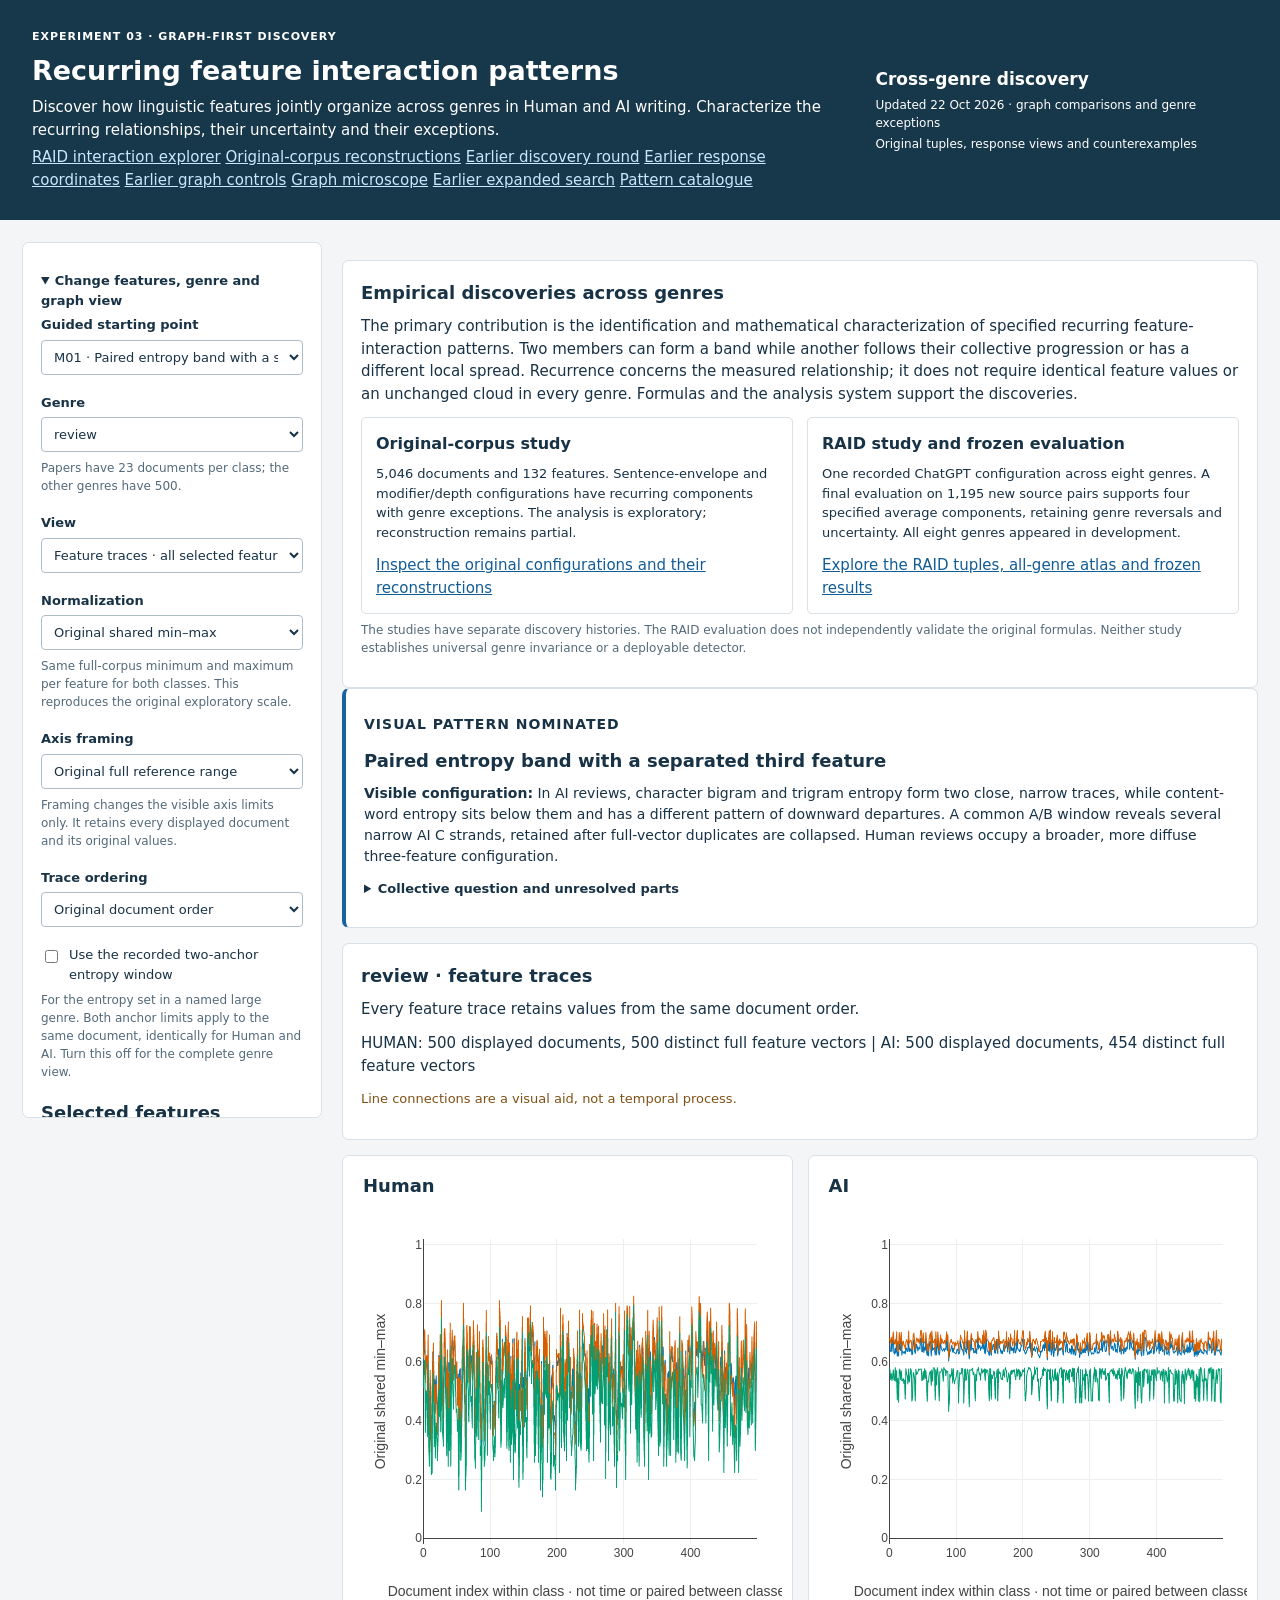
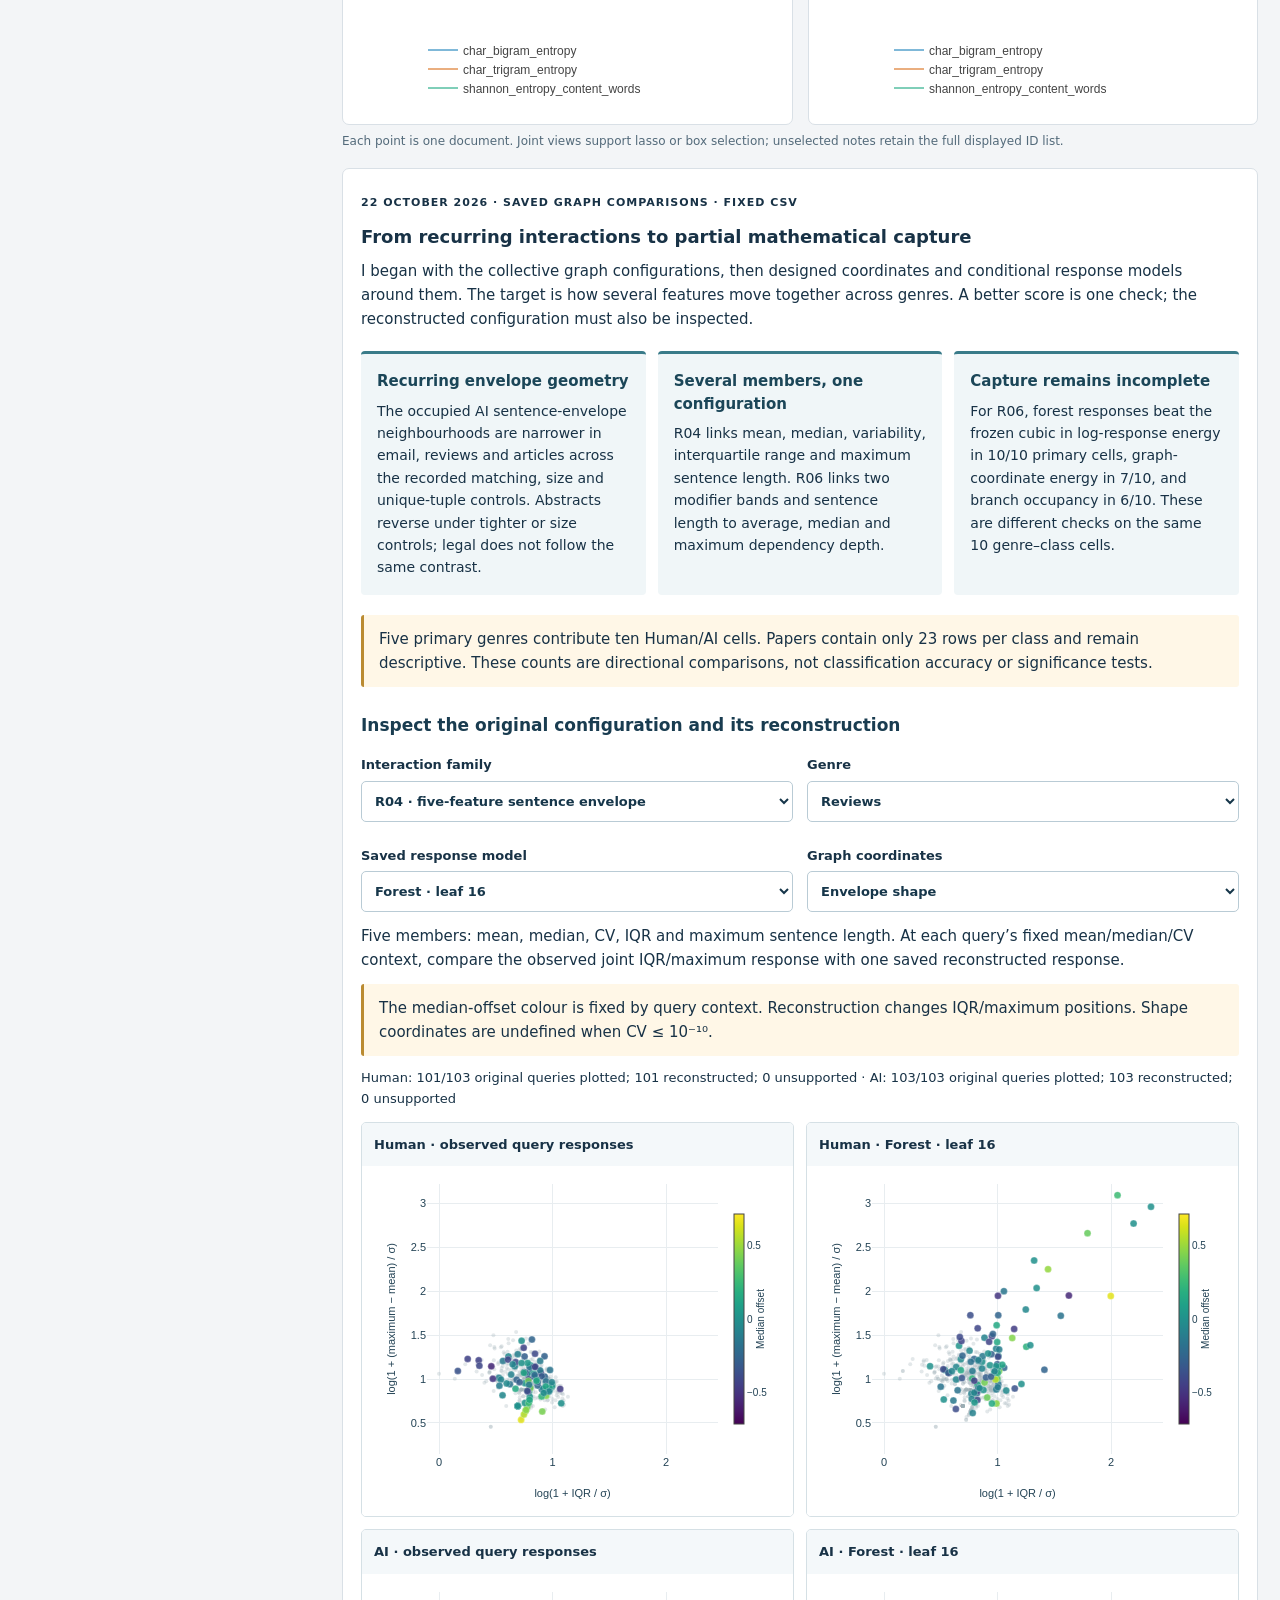
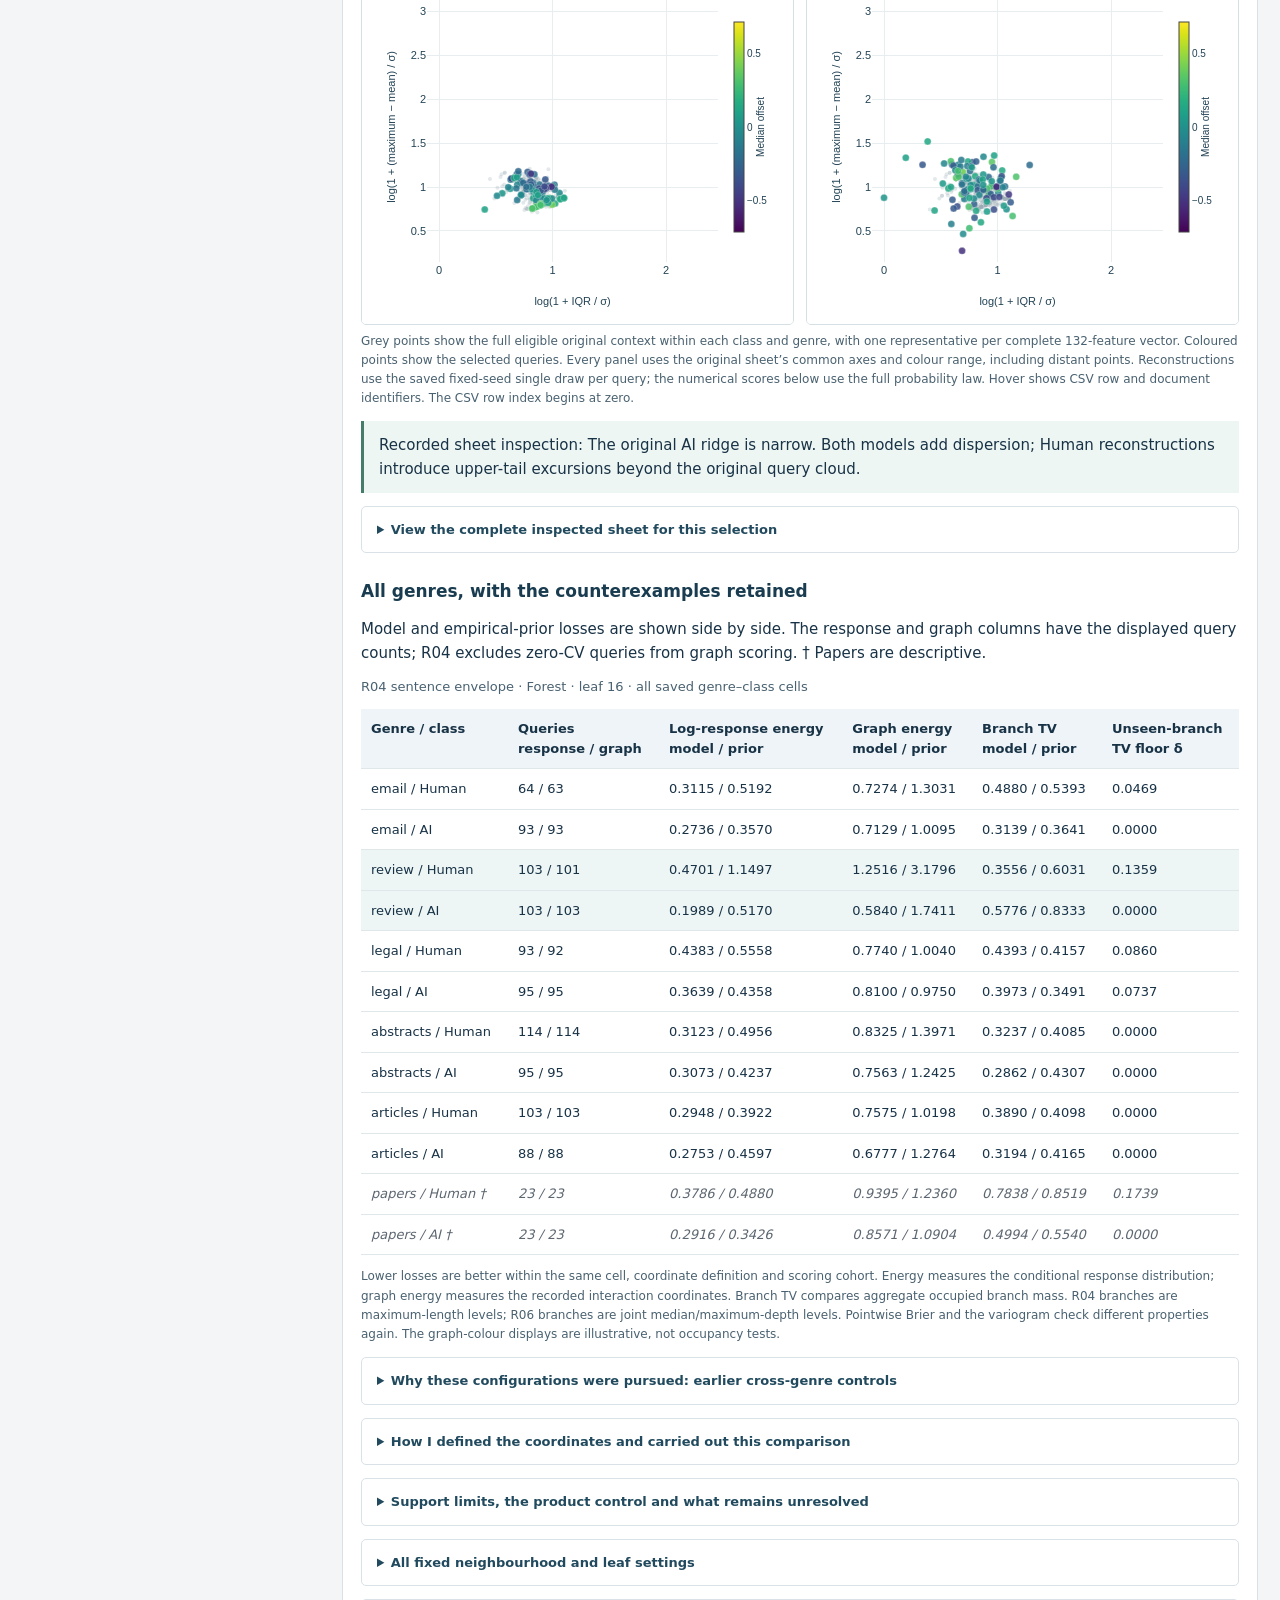
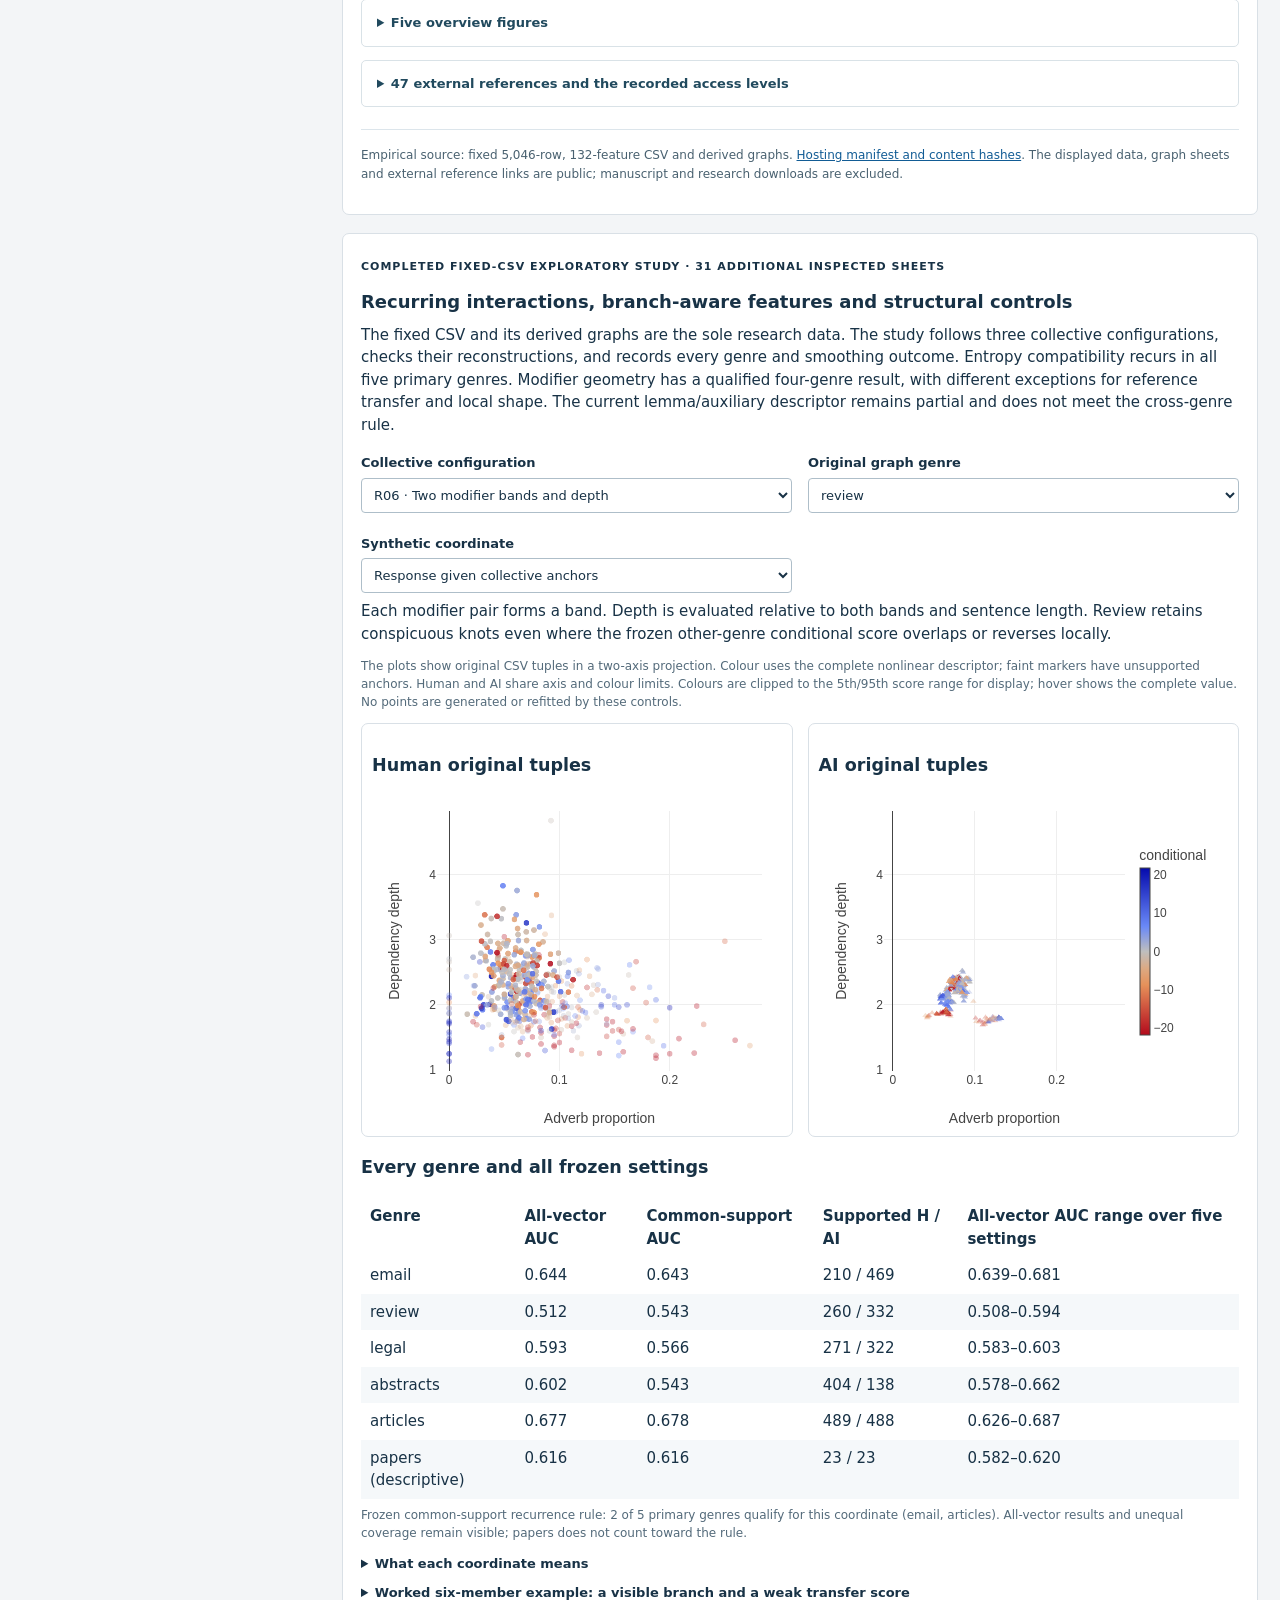
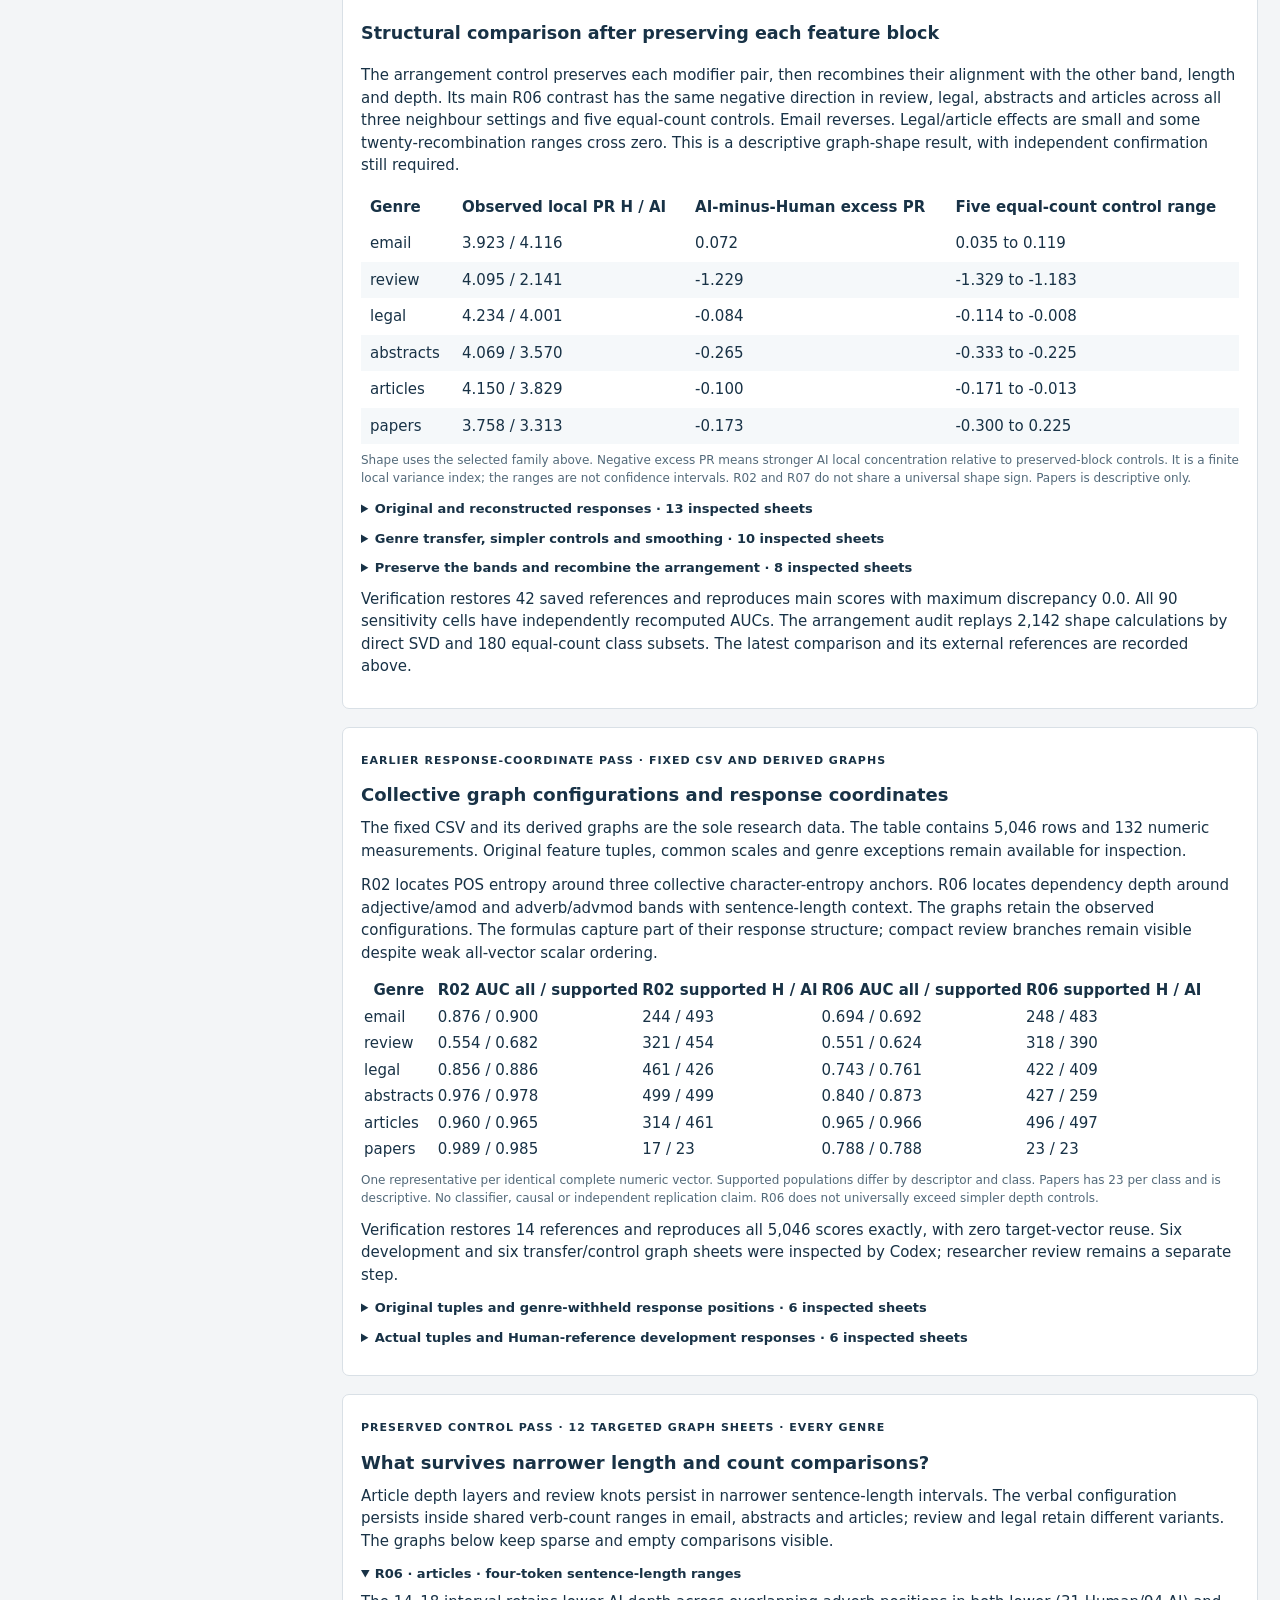
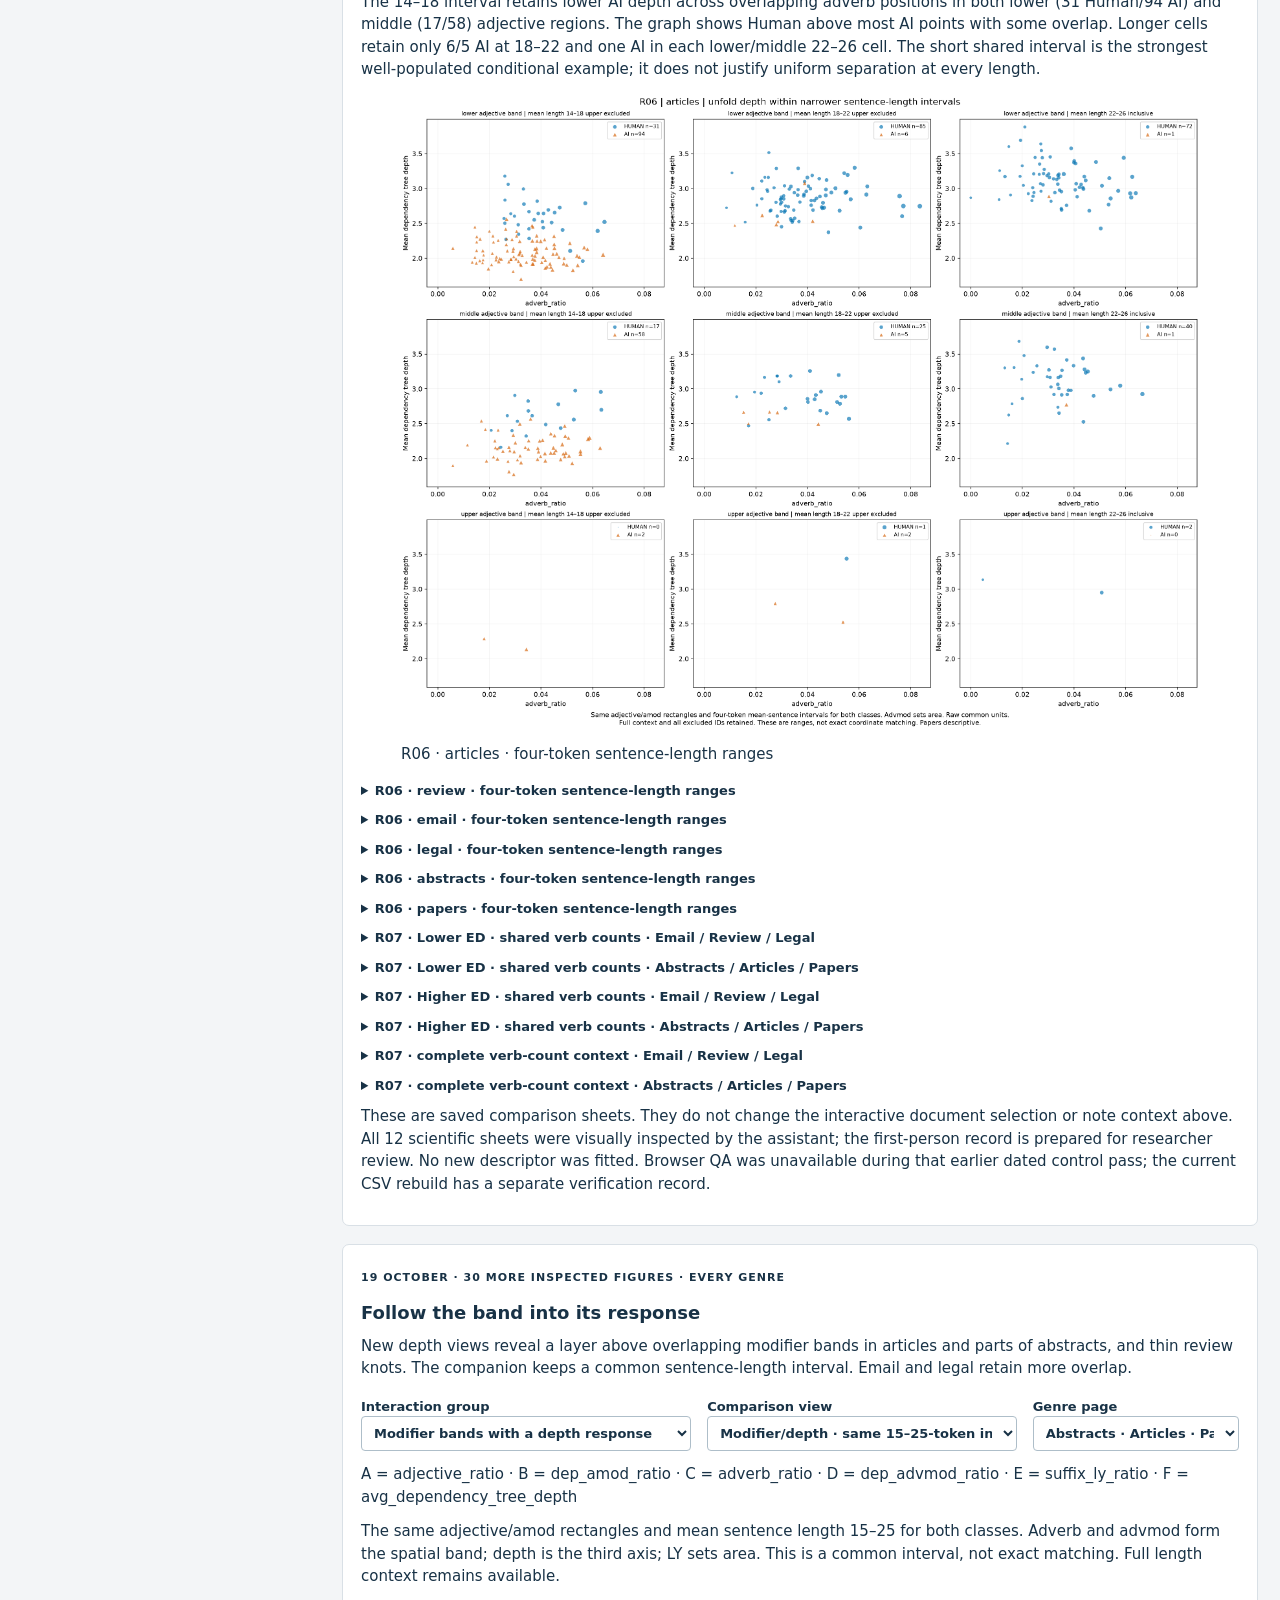
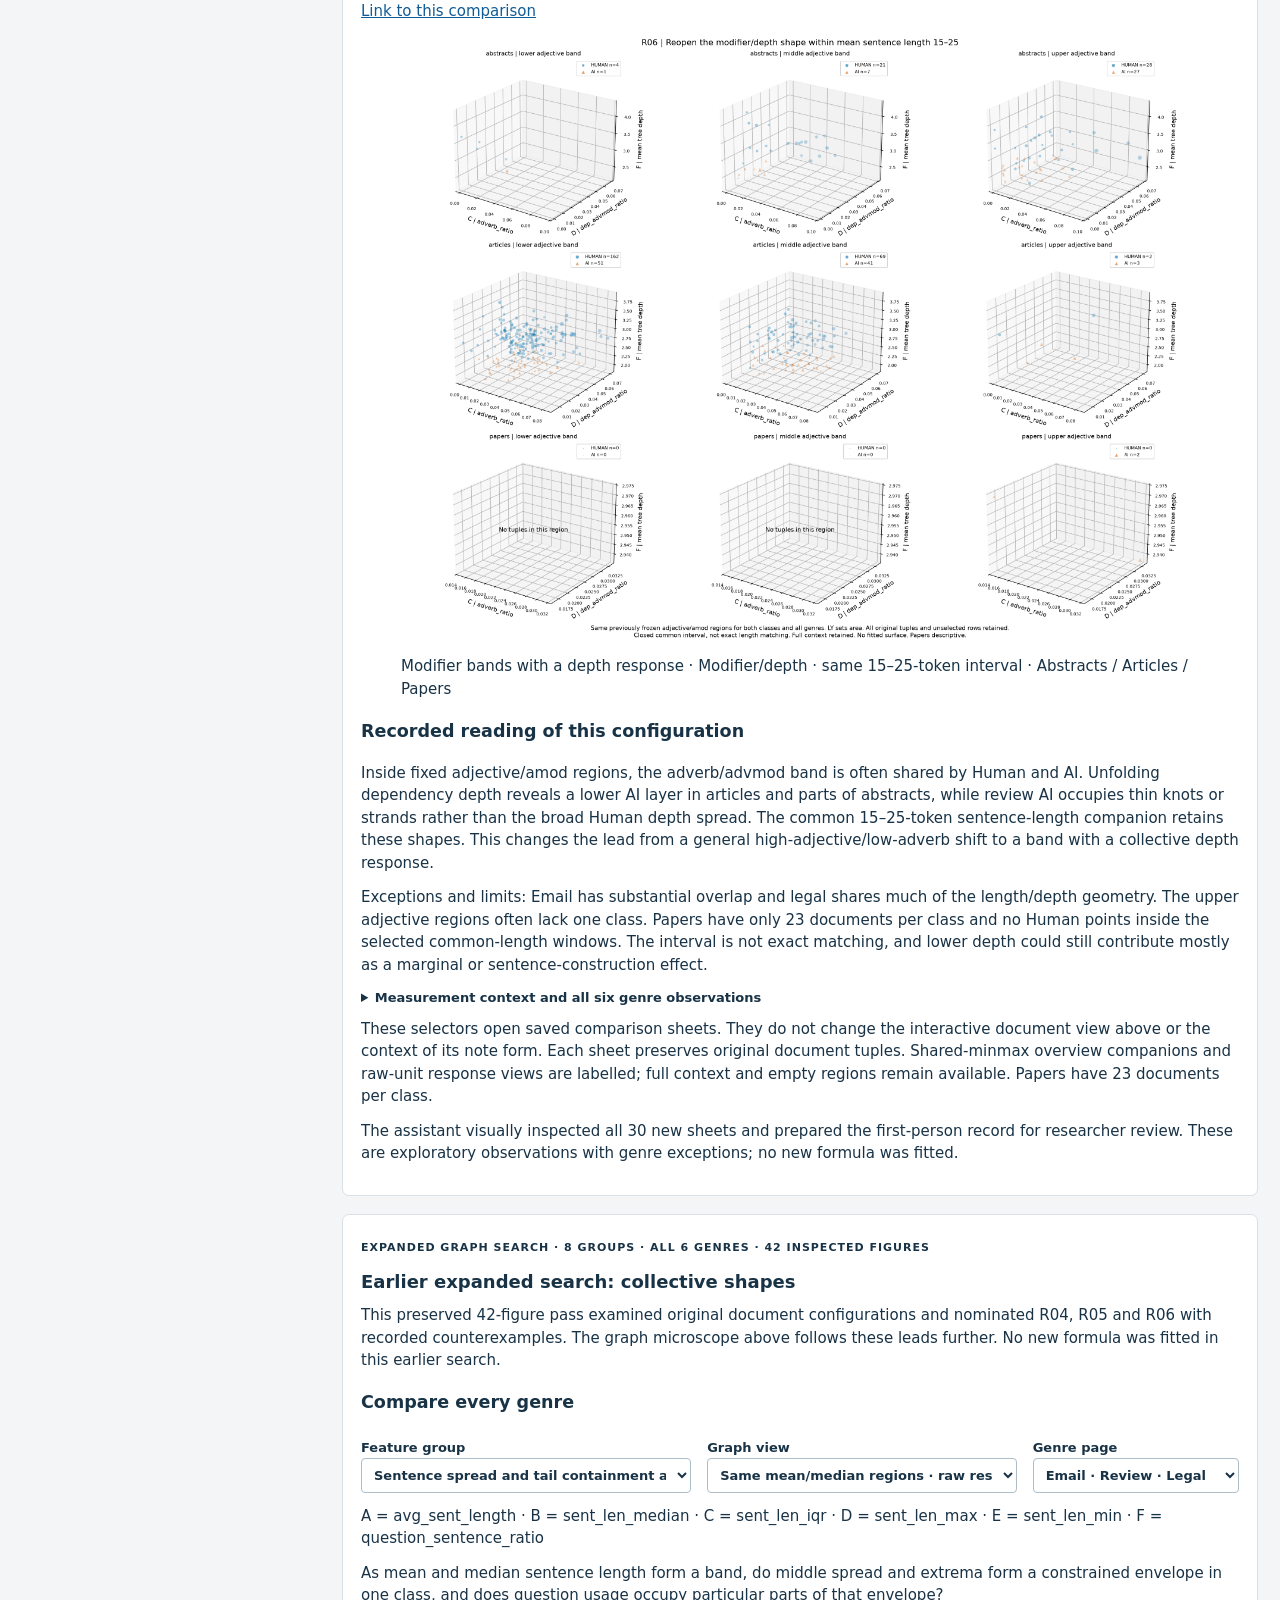
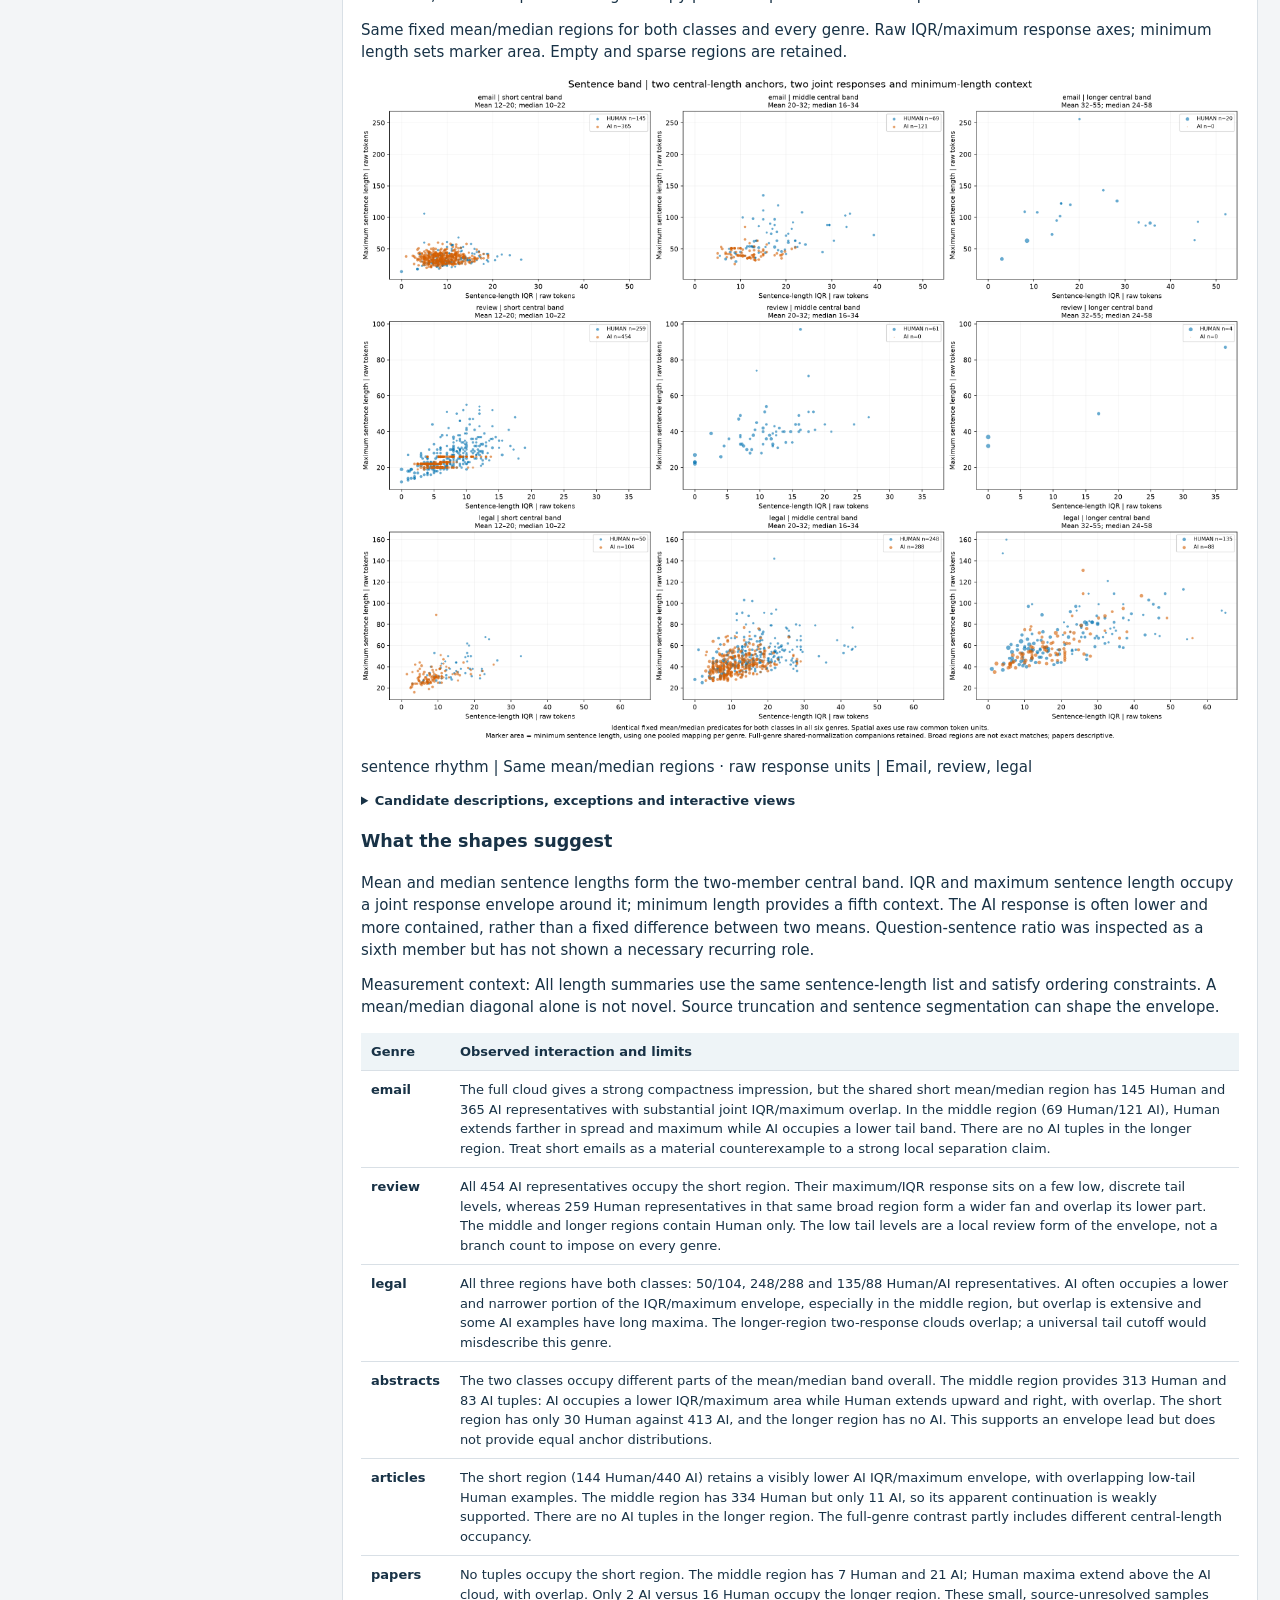
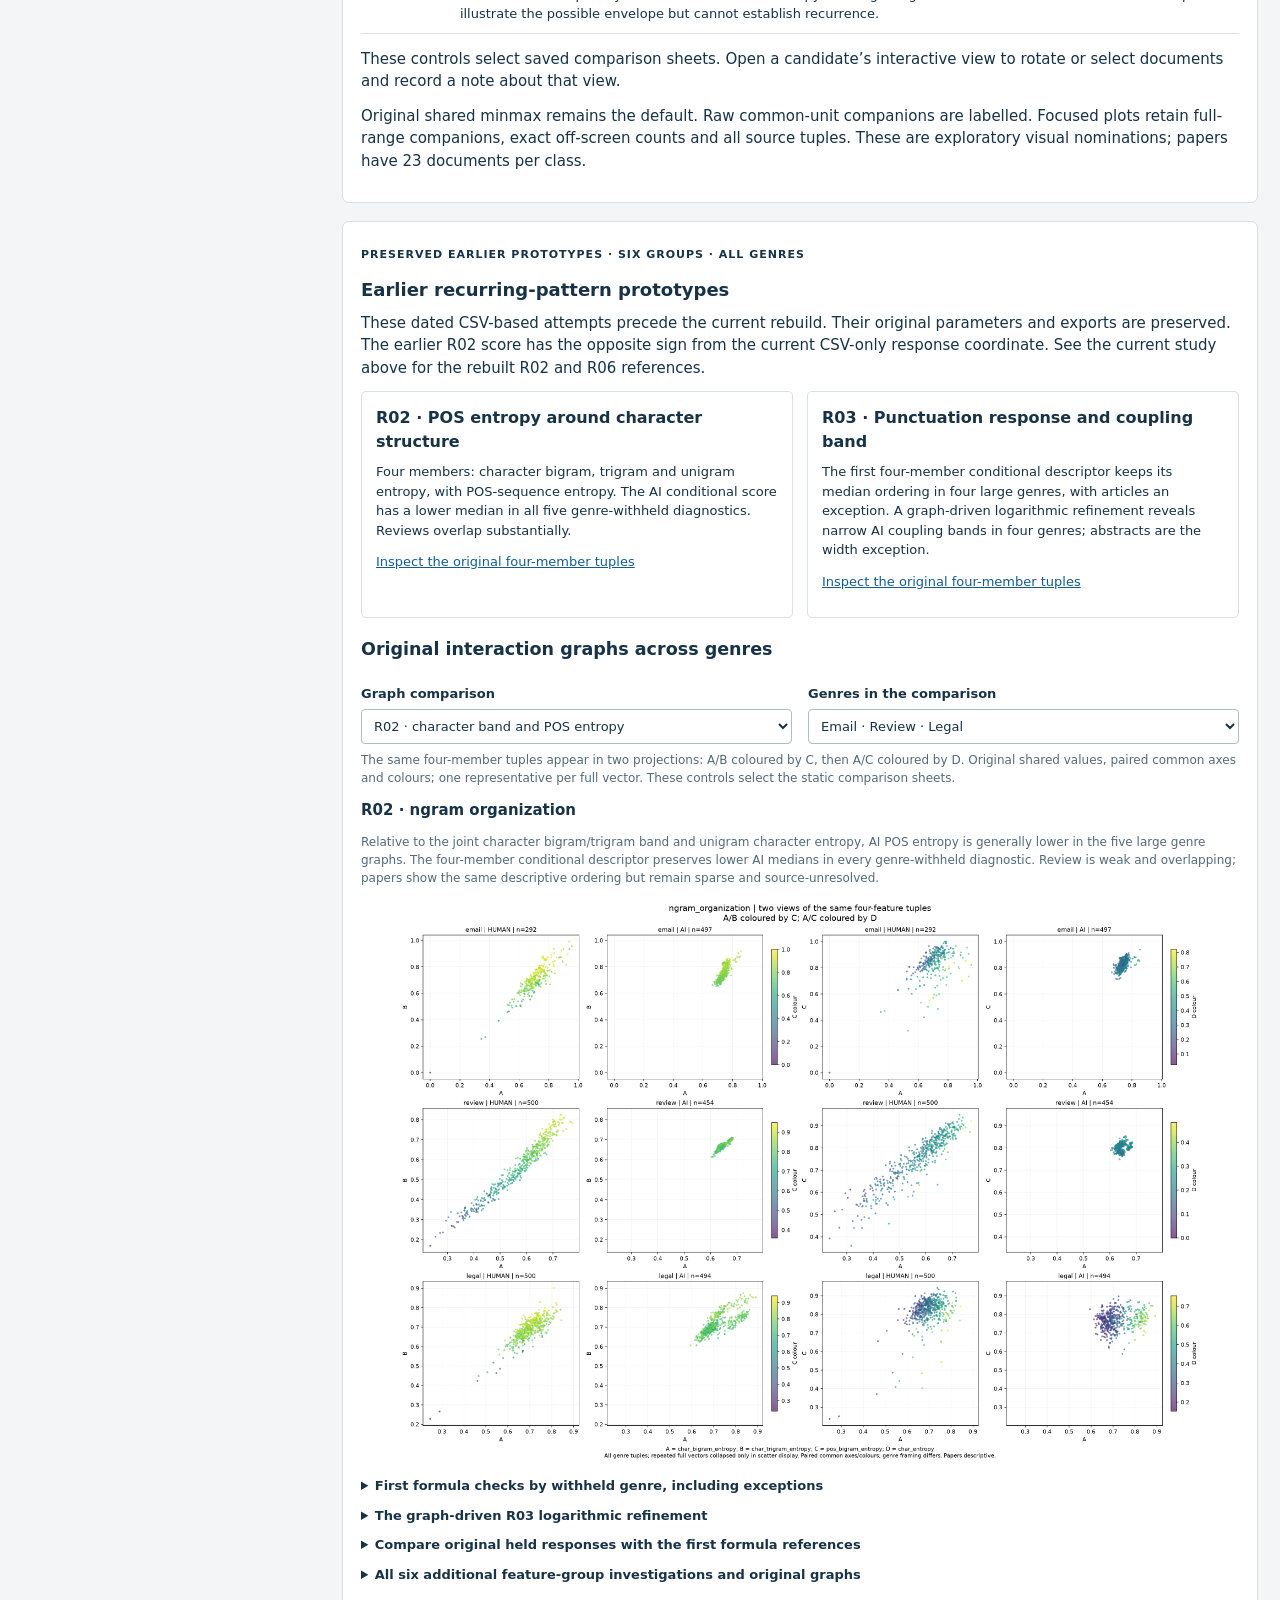
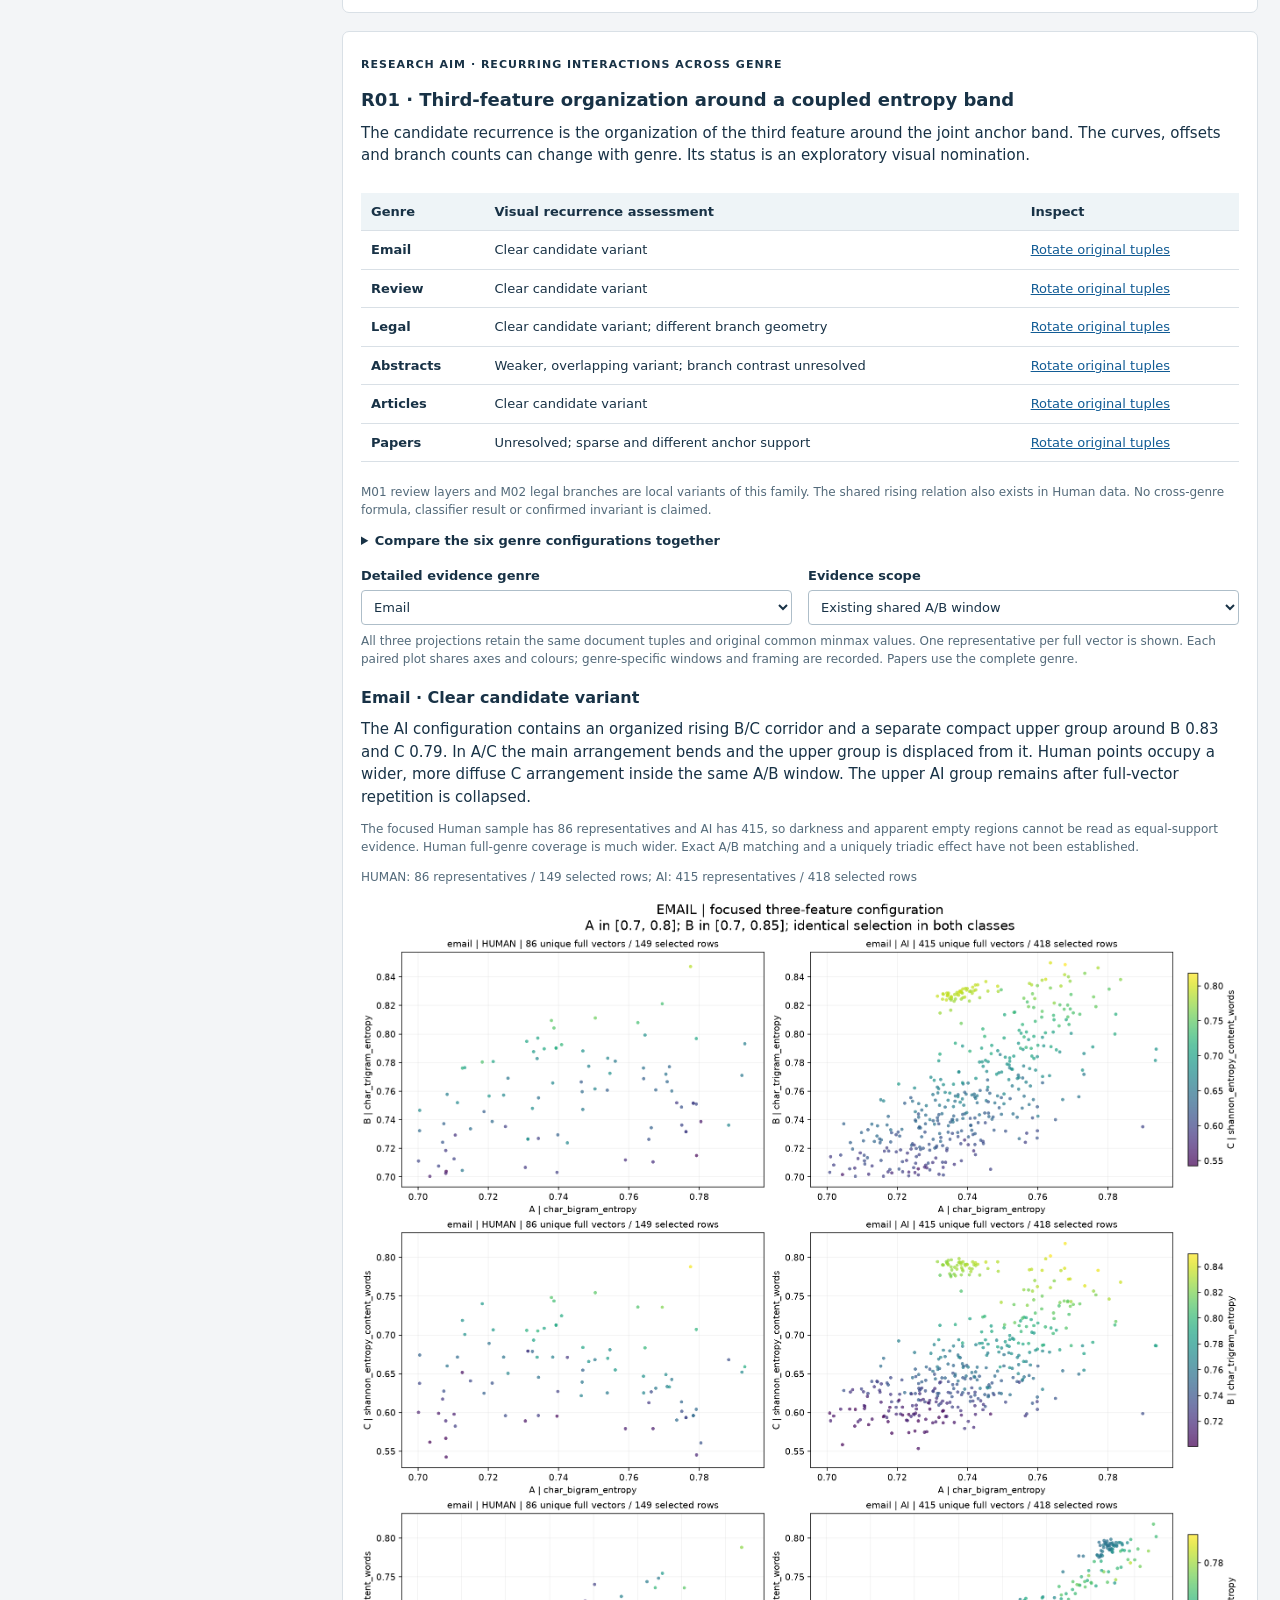
<file: site/index.html>
<!doctype html>
<html data-research-build="e2aa85a978408292b7c36ce3f6cf7c62e04ed5007999413b67fdf1dfb135f98e" lang="en"><head><meta name="description" content="Explore recurring Human and AI feature configurations across genres, with original-corpus graphs, RAID numerical views, frozen results and documented exceptions."><meta charset="utf-8"><meta name="viewport" content="width=device-width, initial-scale=1">
<title>Recurring feature interaction patterns in human and AI writing</title><style>:root{font-family:Segoe UI,system-ui,sans-serif;color:#183246;background:#f3f5f7;font-size:15px;line-height:1.5}*{box-sizing:border-box}body{margin:0}header{background:#17374b;color:white;padding:24px 32px;display:flex;gap:30px;justify-content:space-between}header h1{font-size:27px;margin:4px 0}header p{margin:5px 0;max-width:850px}.eyebrow{font-size:11px;letter-spacing:1px;font-weight:700}.status{min-width:240px;display:flex;flex-direction:column;justify-content:center;gap:3px;font-size:12px}.status strong{font-size:17px}main{display:grid;grid-template-columns:300px minmax(0,1fr);gap:20px;padding:22px;max-width:1900px;margin:auto}aside,.guide,.view-summary,.record,.plots>section{background:white;border:1px solid #d9e0e6;border-radius:7px;padding:18px}aside{align-self:start;position:sticky;top:12px;max-height:calc(100vh - 24px);overflow:auto}.content{min-width:0}h2{font-size:18px;margin:0 0 9px}p{margin:7px 0 12px}label{display:block;font-weight:600;font-size:13px;margin:5px 0}input,select,textarea,button{font:inherit}select,input[type=search],textarea{width:100%;border:1px solid #aebec9;border-radius:4px;padding:8px;background:white;color:#183246}select{font-size:13px}textarea{resize:vertical;margin-bottom:10px}button{cursor:pointer;border:1px solid #aebec9;border-radius:4px;padding:7px 11px;background:#f4f7f9;color:#17374b}button:hover{background:#e1ebf2}button:disabled{opacity:.5;cursor:default}.primary{background:#1764a1;border-color:#1764a1;color:white;font-weight:600}.primary:hover{background:#124e7d}.control{margin:18px 0}.hint{font-size:12px;color:#536a7a}.warning{font-size:13px;color:#805115}.warning:empty{display:none}.guide{border-left:4px solid #1764a1;margin-bottom:15px}.guide p{font-size:14px}.view-summary{margin-bottom:15px}.plots{display:grid;grid-template-columns:1fr 1fr;gap:15px}.plots>section{padding:10px;min-width:0}.plots h2{padding:6px 10px}.plot{height:500px}.record{margin-top:18px}.form-row{display:grid;grid-template-columns:1fr 1fr;gap:16px}footer{font-size:11px;overflow-wrap:anywhere;color:#536a7a;padding:20px 4px}details{margin:10px 0}summary{cursor:pointer;font-weight:600;font-size:13px}.check{display:flex;align-items:start;gap:8px;font-weight:400}.check input{margin-top:5px}#selected-features{padding-left:0;list-style:none}#selected-features li{display:flex;gap:5px;align-items:center;margin:7px 0;background:#f3f6f8;border-radius:4px;padding:6px}#selected-features .name{font-size:12px;overflow-wrap:anywhere;flex:1}#selected-features button{padding:1px 5px;font-size:12px}#feature-library{max-height:260px;overflow:auto;margin-top:8px}#feature-library label{font-size:12px;font-weight:400;display:flex;gap:5px;overflow-wrap:anywhere;border-bottom:1px solid #edf0f3;padding:5px 0}#pending,#save-status{font-size:13px}a{color:#125c95}.note{border-top:1px solid #d9e0e6;padding:12px 0}.note p{font-size:13px}.help li{font-size:12px;margin:5px 0}@media(max-width:1150px){main{grid-template-columns:270px minmax(0,1fr);padding:14px;gap:14px}.plots{grid-template-columns:1fr}.plot{height:440px}header{padding:20px}}@media(max-width:700px){main{display:block}aside{position:static;max-height:none;margin-bottom:15px}header{display:block}.status{margin-top:15px}.form-row{grid-template-columns:1fr}.plot{height:390px}}
:root .plots.expanded{grid-template-columns:1fr}
input[type=text]{width:100%;border:1px solid #aebec9;border-radius:4px;padding:8px;color:#183246}.header-link{color:#c7e8ff}
.catalogue-grid{display:grid;grid-template-columns:repeat(auto-fit,minmax(240px,1fr));gap:14px}.motif{border:1px solid #d9e0e6;border-radius:5px;padding:14px}.motif h3{margin:0 0 8px;font-size:16px}.motif p{font-size:13px}.evidence-img{max-width:100%;height:auto;display:block;margin:14px auto}.evidence-caption{font-size:12px;overflow-wrap:anywhere}
@media(max-width:1150px){aside .help{display:none}}
[hidden]{display:none!important}.table-scroll{overflow-x:auto}.recurrence-table{border-collapse:collapse;width:100%;font-size:13px;margin:14px 0}.recurrence-table td,.recurrence-table th{text-align:left;border-bottom:1px solid #d9e0e6;padding:9px 10px;vertical-align:top}.recurrence-table thead{background:#eef4f7}.genre-evidence h3{font-size:16px;margin:18px 0 8px}.genre-evidence figure{margin:10px 0}.expanded-controls{grid-template-columns:1.6fr 1.5fr 1fr}@media(max-width:900px){.expanded-controls{grid-template-columns:1fr}}.expanded-search-figure{margin:12px 0}
</style><script src="assets/vendor/plotly-3.7.0.min.js" defer></script><style>#branch-study th,#branch-study td{padding:7px 9px;text-align:left;vertical-align:top}#branch-study th{white-space:normal}#branch-study table{width:100%;border-collapse:collapse}#branch-study tr:nth-child(even){background:#f5f8fa}#portal-loading{padding:12px 20px;background:#edf6fa;color:#17333f}#export-notes{margin-left:8px}</style><link rel="stylesheet" href="assets/capture-study.css"></head>
<body><div id="portal-loading" role="status">Loading the fixed feature table and graph controls…</div><noscript>This portal needs JavaScript for interactive plots. Static graph sheets and on-page findings remain readable below.</noscript>
<header><div><p class="eyebrow">EXPERIMENT 03 · GRAPH-FIRST DISCOVERY</p><h1>Recurring feature interaction patterns</h1><p>Discover how linguistic features jointly organize across genres in Human and AI writing. Characterize the recurring relationships, their uncertainty and their exceptions.</p><p><a class="header-link" href="raid/">RAID interaction explorer</a> <a class="header-link" href="#capture-study">Original-corpus reconstructions</a> <a class="header-link" href="#branch-study">Earlier discovery round</a> <a class="header-link" href="#csv-only-response">Earlier response coordinates</a> <a class="header-link" href="#control-review">Earlier graph controls</a> <a class="header-link" href="#graph-microscope">Graph microscope</a> <a class="header-link" href="#visual-search">Earlier expanded search</a> <a class="header-link" href="#catalogue">Pattern catalogue</a> </p></div><div class="status"><strong>Cross-genre discovery</strong><span id="freeze-status">Research status is recorded in the notebook</span><span>Original tuples, response views and counterexamples</span></div></header>
<main>
<aside>
<details id="view-controls" open><summary>Change features, genre and graph view</summary>
  <label for="candidate">Guided starting point</label><select id="candidate"></select>
  <section class="control"><label for="genre">Genre</label><select id="genre"><option value="ALL">All genres · exploratory</option></select><p class="hint">Papers have 23 documents per class; the other genres have 500.</p></section>
  <section class="control"><label for="mode">View</label><select id="mode"><option value="joint">Joint plot · A/B axes, C colour, D size</option><option value="three_d">3D · A/B/C axes, D colour</option><option value="traces">Feature traces · all selected features</option><option value="parallel">Parallel coordinates · all selected features</option></select></section>
  <section class="control"><label for="scale">Normalization</label><select id="scale"><option value="minmax">Original shared min–max</option><option value="raw">Raw measurements</option></select><p id="scale-note" class="hint"></p></section>
  <section class="control"><label for="framing">Axis framing</label><select id="framing"><option value="global">Original full reference range</option><option value="displayed">Frame all displayed points, same axes for both classes</option></select><p class="hint">Framing changes the visible axis limits only. It retains every displayed document and its original values.</p></section>
  <section class="control"><label for="order">Trace ordering</label><select id="order"><option value="csv">Original document order</option><option value="anchor">Sort by A; use A values on the horizontal axis</option></select></section>
  <label class="check"><input type="checkbox" id="band-window">Use the recorded two-anchor entropy window</label><p class="hint">For the entropy set in a named large genre. Both anchor limits apply to the same document, identically for Human and AI. Turn this off for the complete genre view.</p>
  <section class="control"><h2>Selected features</h2><p class="hint">Order determines A, B, C, D. Traces and parallel coordinates show the complete selection.</p><ol id="selected-features"></ol>
    <details><summary>Add or remove features</summary><label for="feature-search">Find a feature</label><input id="feature-search" type="search" placeholder="e.g. sentence, entropy, pronoun"><div id="feature-library"></div></details>
  </section>
  <label class="check"><input type="checkbox" id="collapse">Show one representative per repeated 132-feature vector within each class and genre</label>
  <p class="hint">Display filtering does not refit the original shared normalization.</p>
  <button id="apply" class="primary">Apply view</button><p id="pending" role="status"></p>
</details>
  <details class="help" open><summary>How this research proceeds</summary><ol><li>Inspect two, three or more features together on the original shared scale.</li><li>Identify a configuration: convergence, divergence, a band, a branch, or an additional feature varying with the collective configuration.</li><li>Describe the Human and AI versions, including genre exceptions.</li><li>Specify what a formula must preserve before choosing its mathematical form.</li><li>Craft a pattern-specific function, potentially nonlinear and multivariate; compare its reconstruction with the graph.</li><li>Evaluate the resulting augmented feature, uncertainty and recurrence on appropriate held-out data.</li></ol><p>The notebook records the graph targets, formula design, experiments and results.</p></details>
</aside>
<div class="content">
<section class="record" id="research-findings"><h2>Empirical discoveries across genres</h2><p>The primary contribution is the identification and mathematical characterization of specified recurring feature-interaction patterns. Two members can form a band while another follows their collective progression or has a different local spread. Recurrence concerns the measured relationship; it does not require identical feature values or an unchanged cloud in every genre. Formulas and the analysis system support the discoveries.</p><div class="catalogue-grid"><article class="motif"><h3>Original-corpus study</h3><p>5,046 documents and 132 features. Sentence-envelope and modifier/depth configurations have recurring components with genre exceptions. The analysis is exploratory; reconstruction remains partial.</p><a href="#capture-study">Inspect the original configurations and their reconstructions</a></article><article class="motif"><h3>RAID study and frozen evaluation</h3><p>One recorded ChatGPT configuration across eight genres. A final evaluation on 1,195 new source pairs supports four specified average components, retaining genre reversals and uncertainty. All eight genres appeared in development.</p><a href="raid/">Explore the RAID tuples, all-genre atlas and frozen results</a></article></div><p class="hint">The studies have separate discovery histories. The RAID evaluation does not independently validate the original formulas. Neither study establishes universal genre invariance or a deployable detector.</p></section>
  <section class="guide"><p class="eyebrow" id="candidate-status">VISUAL NOMINATION · FORMULA NOT DESIGNED</p><h2 id="guide-title"></h2><p><strong>Visible configuration:</strong> <span id="guide-observed"></span></p><details><summary>Collective question and unresolved parts</summary><p><strong>Interaction to describe:</strong> <span id="guide-question"></span></p><p><strong>What remains unresolved:</strong> <span id="guide-remains"></span></p><p class="hint">Graphs preserve the observed values; scaling, plotting order and encoding affect their appearance. A visible class contrast does not by itself establish causation or cross-genre persistence.</p></details></section>
  <section class="view-summary"><h2 id="view-title">Loading data…</h2><p id="encoding"></p><p id="counts"></p><p id="warnings" class="warning"></p></section>
  <div class="plots"><section><h2>Human</h2><div id="human-plot" class="plot"></div></section><section><h2>AI</h2><div id="ai-plot" class="plot"></div></section></div>
  <p id="selection-note" class="hint">Joint plots support point selection. Each point belongs to one document.</p>
  <!-- BEGIN SAVED GRAPH COMPARISONS --><section class="record capture-study" id="capture-study" aria-labelledby="capture-title">
  <p class="eyebrow">22 OCTOBER 2026 · SAVED GRAPH COMPARISONS · FIXED CSV</p>
  <h2 id="capture-title">From recurring interactions to partial mathematical capture</h2>
  <p>I began with the collective graph configurations, then designed coordinates and conditional response models around them. The target is how several features move together across genres. A better score is one check; the reconstructed configuration must also be inspected.</p>
  <div class="capture-findings">
    <div><strong>Recurring envelope geometry</strong><p>The occupied AI sentence-envelope neighbourhoods are narrower in email, reviews and articles across the recorded matching, size and unique-tuple controls. Abstracts reverse under tighter or size controls; legal does not follow the same contrast.</p></div>
    <div><strong>Several members, one configuration</strong><p>R04 links mean, median, variability, interquartile range and maximum sentence length. R06 links two modifier bands and sentence length to average, median and maximum dependency depth.</p></div>
    <div><strong>Capture remains incomplete</strong><p>For R06, forest responses beat the frozen cubic in log-response energy in 10/10 primary cells, graph-coordinate energy in 7/10, and branch occupancy in 6/10. These are different checks on the same 10 genre–class cells.</p></div>
  </div>
  <p class="capture-callout">Five primary genres contribute ten Human/AI cells. Papers contain only 23 rows per class and remain descriptive. These counts are directional comparisons, not classification accuracy or significance tests.</p>

  <h3>Inspect the original configuration and its reconstruction</h3>
  <div class="capture-controls">
    <label for="capture-family">Interaction family<select id="capture-family"><option value="R04">R04 · five-feature sentence envelope</option><option value="R06">R06 · eight-feature modifier/depth</option></select></label>
    <label for="capture-genre">Genre<select id="capture-genre"><option value="email">Email</option><option value="review" selected>Reviews</option><option value="legal">Legal</option><option value="abstracts">Abstracts</option><option value="articles">Articles</option><option value="papers">Papers · descriptive</option></select></label>
    <label for="capture-model">Saved response model<select id="capture-model"><option value="forest_leaf16">Forest · leaf 16</option><option value="kernel_k32">Local kernel · k = 32</option></select></label>
    <label for="capture-view">Graph coordinates<select id="capture-view"><option value="shape">Envelope shape</option></select></label>
  </div>
  <p id="capture-description"></p>
  <p id="capture-view-note" class="capture-callout"></p>
  <div id="capture-status" role="status" aria-live="polite">Loading saved graph comparisons…</div>
  <div class="capture-plots">
    <section><h4>Human · observed query responses</h4><div id="capture-human-original" class="capture-plot"></div></section>
    <section><h4>Human · <span class="capture-model-name">saved reconstruction</span></h4><div id="capture-human-model" class="capture-plot"></div></section>
    <section><h4>AI · observed query responses</h4><div id="capture-ai-original" class="capture-plot"></div></section>
    <section><h4>AI · <span class="capture-model-name">saved reconstruction</span></h4><div id="capture-ai-model" class="capture-plot"></div></section>
  </div>
  <p class="capture-small">Grey points show the full eligible original context within each class and genre, with one representative per complete 132-feature vector. Coloured points show the selected queries. Every panel uses the original sheet’s common axes and colour range, including distant points. Reconstructions use the saved fixed-seed single draw per query; the numerical scores below use the full probability law. Hover shows CSV row and document identifiers. The CSV row index begins at zero.</p>
  <p id="capture-observation" class="capture-observation"></p>
  <details class="capture-details"><summary>View the complete inspected sheet for this selection</summary><figure><img id="capture-sheet-image" loading="lazy" decoding="async" alt="Complete scientific comparison sheet"><figcaption id="capture-sheet-caption"></figcaption></figure></details>

  <h3>All genres, with the counterexamples retained</h3>
  <p id="capture-table-note"></p>
  <div class="capture-table-scroll" tabindex="0"><table id="capture-results"><caption id="capture-results-caption">Saved conditional response results</caption><thead><tr><th scope="col">Genre / class</th><th scope="col">Queries<br>response / graph</th><th scope="col">Log-response energy<br>model / prior</th><th scope="col">Graph energy<br>model / prior</th><th scope="col">Branch TV<br>model / prior</th><th scope="col">Unseen-branch<br>TV floor δ</th></tr></thead><tbody id="capture-results-body"></tbody></table></div>
  <p class="capture-small">Lower losses are better within the same cell, coordinate definition and scoring cohort. Energy measures the conditional response distribution; graph energy measures the recorded interaction coordinates. Branch TV compares aggregate occupied branch mass. R04 branches are maximum-length levels; R06 branches are joint median/maximum-depth levels. Pointwise Brier and the variogram check different properties again. The graph-colour displays are illustrative, not occupancy tests.</p>

  <details class="capture-details"><summary>Why these configurations were pursued: earlier cross-genre controls</summary>
    <p>I retained the graph observations before testing more flexible capture. The width contrasts below refer to the earlier recorded cohorts, not the later benchmark queries. Negative values mean narrower occupied AI response neighbourhoods. Only reviews have consistently negative excess alignment under the recorded marginal-preserved controls; this limits a general dependence claim.</p>
    <div class="capture-table-scroll" tabindex="0"><table><caption>Earlier sentence-envelope width contrasts and context controls. Negative indicates narrower occupied AI response neighbourhoods. Main, tighter, size and unique-tuple are recorded matching cohorts; main excess subtracts the median marginal-preserved recombination contrast. k=32, width floor 0.01. These finite descriptive results predate the AIJ benchmark.</caption><thead><tr><th scope="col">Genre</th><th scope="col">Main support H/AI</th><th scope="col">Main</th><th scope="col">Tighter</th><th scope="col">Size</th><th scope="col">Unique tuple</th><th scope="col">Main excess</th></tr></thead><tbody><tr><td>email</td><td>202/202</td><td>-0.285</td><td>-0.291</td><td>-0.147</td><td>-0.259</td><td>-0.016</td></tr><tr><td>review</td><td>190/207</td><td>-0.847</td><td>-0.865</td><td>-0.819</td><td>-0.793</td><td>-0.216</td></tr><tr><td>legal</td><td>448/449</td><td>+0.057</td><td>+0.112</td><td>+0.056</td><td>+0.057</td><td>+0.051</td></tr><tr><td>abstracts</td><td>364/363</td><td>-0.141</td><td>+0.144</td><td>+0.074</td><td>-0.143</td><td>-0.025</td></tr><tr><td>articles</td><td>290/281</td><td>-0.321</td><td>-0.320</td><td>-0.207</td><td>-0.321</td><td>-0.115</td></tr></tbody></table></div>
    <p>The earlier modifier concentration contrast recurs in four primary genres with an email reversal. The earlier four-entropy conditional coordinate has the strongest five-primary-genre result in that discovery round. Their graphs and exceptions remain in the <a href="#branch-study">earlier discovery sections</a>.</p>
  </details>
  <details class="capture-details"><summary>How I defined the coordinates and carried out this comparison</summary>
    <p><strong>R04:</strong> let m be mean sentence length and σ = m × CV. The display uses x = log(1 + IQR/σ), y = log(1 + (maximum − m)/σ), with colour asinh((median − m)/σ). Mean, median and CV are query context; IQR and maximum are the joint response. Colour is fixed by that context. Zero-CV rows have undefined shape coordinates and are excluded explicitly. These transforms use the stored CSV measurements.</p>
    <p><strong>R06:</strong> each modifier band is represented by its radius and angle: r = hypot(ratio, dependency ratio), θ = atan2(dependency ratio, ratio). The anchors are log(1 + r/.05), θ for each band, and log mean sentence length. The response is the joint average/median/maximum depth triple. The depth plot shows median versus maximum depth, coloured by average depth. The graph-score coordinates are log median, log(average/median), and log(maximum/√(average × median)). The anchor plot holds point positions fixed and compares response colours.</p>
    <p><strong>Held genre and vector groups:</strong> I reused the saved diagnostic query cohort and excluded its complete 132-feature vector groups globally. For each primary genre, I also excluded the whole genre and every complete-vector group occurring in it. Training uses eligible primary genres, one representative per class–genre vector group, shared training median/IQR scaling across classes and a genre-balanced empirical response prior. Papers are descriptive queries against eligible primary training data. Genre is not a predictor.</p>
    <p><strong>Response models:</strong> the kernel retains the nearest 32 anchors with Gaussian weights and a bandwidth floor; the forest uses 128 trees, minimum leaf size 16 and depth limit 12. Both weight observed whole response tuples. R04 applies necessary bounded-length feasibility guards and abstains if no eligible tuple remains. R06 also compares a frozen full cubic basis with 56 columns. No authorship classifier is fitted.</p>
    <p><strong>Chronology:</strong> I first froze the conditional benchmark, then inspected all 18 sheets. I added graph-coordinate scoring afterwards, keeping all fitted responses fixed. This is an adaptive exploratory follow-up on the same CSV, not independent confirmation. Hosting reuses saved responses and scores; it does not refit or resample them.</p>
    <p><strong>Cohort accounting:</strong> R04 starts with 998 queries; one legal AI query has no compatible response tuple, leaving 997 response scores. Four further zero-CV queries are excluded from graph scoring, leaving 993. R06 has 954 queries for both score spaces. R06 excludes rows with a zero modifier-band radius.</p>
  </details>
  <details class="capture-details"><summary>Support limits, the product control and what remains unresolved</summary>
    <p>If δ is the query mass on branches absent from global eligible training support, every normalized law restricted to that support has TV ≥ δ and Brier ≥ δ(1 + 1/B), where B is the number of training branches. Model restrictions can raise these floors. TV − δ is bookkeeping, not a causal decomposition or an achievable optimum.</p>
    <p>Human review depth has δ = 0.1429 and forest TV = 0.3991. AI review depth has δ = 0 and TV = 0.2713. AI review envelope has δ = 0 and TV = 0.5776. Missing support explains only part of the occupancy failure. Legal envelope TV worsens relative to the prior for both classes despite lower energy.</p>
    <p>The R06 product control preserves each forest response marginal while removing their joint dependence. It can create new median/maximum combinations and incompatible depth ordering, so the whole-tuple support floor does not apply to it. The joint forest has lower energy in 7/10 cells, lower variogram loss in 7/10 with different exceptions, and lower TV in 4/10. Product energy is Monte Carlo estimated; its SE measures simulation precision only. Graph energy was not computed for this control.</p>
    <p>AI abstracts provide a direct counterexample to equating score improvement with structural capture: forest log-response energy is 0.5674 versus cubic 0.5896, while graph energy is 0.9143 versus 0.8175 and TV is 0.5437 versus 0.4970. Human email and AI articles also reverse the forest/cubic graph-energy comparison.</p>
    <p>The study establishes finite, recurring configurations and partial capture with genre exceptions. It does not establish universal separation, irreducible higher-order interactions, causation, individual authorship detection or independent-corpus confirmation.</p>
  </details>
  <details class="capture-details"><summary>All fixed neighbourhood and leaf settings</summary><div class="capture-table-scroll" tabindex="0"><table><caption>Every fixed neighbourhood or leaf setting, counting primary cells with lower loss than the empirical prior. These are descriptive directional counts, not significance tests or an outer winner-selection rule.</caption><thead><tr><th scope="col">Family</th><th scope="col">Setting</th><th scope="col">Raw ES wins</th><th scope="col">TV wins</th><th scope="col">Graph ES wins</th></tr></thead><tbody><tr><td>R04</td><td>kernel_k16</td><td>10/10</td><td>8/10</td><td>10/10</td></tr><tr><td>R04</td><td>kernel_k32</td><td>10/10</td><td>8/10</td><td>10/10</td></tr><tr><td>R04</td><td>kernel_k64</td><td>10/10</td><td>8/10</td><td>10/10</td></tr><tr><td>R04</td><td>forest_leaf8</td><td>10/10</td><td>8/10</td><td>10/10</td></tr><tr><td>R04</td><td>forest_leaf16</td><td>10/10</td><td>8/10</td><td>10/10</td></tr><tr><td>R04</td><td>forest_leaf32</td><td>10/10</td><td>8/10</td><td>10/10</td></tr><tr><td>R06</td><td>kernel_k16</td><td>9/10</td><td>9/10</td><td>8/10</td></tr><tr><td>R06</td><td>kernel_k32</td><td>10/10</td><td>9/10</td><td>8/10</td></tr><tr><td>R06</td><td>kernel_k64</td><td>10/10</td><td>9/10</td><td>8/10</td></tr><tr><td>R06</td><td>forest_leaf8</td><td>10/10</td><td>9/10</td><td>9/10</td></tr><tr><td>R06</td><td>forest_leaf16</td><td>10/10</td><td>9/10</td><td>9/10</td></tr><tr><td>R06</td><td>forest_leaf32</td><td>10/10</td><td>9/10</td><td>9/10</td></tr></tbody></table></div></details>
  <details class="capture-details"><summary>Five overview figures</summary><figure><img loading="lazy" decoding="async" src="assets/evidence/b1b494177b11e9c2a730b4dda60676150f6066e174bebccb2b3ef52d40c7bd4e.png" alt="Original collective configurations and the response geometry to capture."><figcaption>Original collective configurations and the response geometry to capture.</figcaption></figure>
<figure><img loading="lazy" decoding="async" src="assets/evidence/12a6c675c6f825c75066988e21edc02c85be78f4635f6979cb071dd552458e29.png" alt="The same fitted responses give different comparisons in log-response and graph coordinates."><figcaption>The same fitted responses give different comparisons in log-response and graph coordinates.</figcaption></figure>
<figure><img loading="lazy" decoding="async" src="assets/evidence/e9bdd429d3d8ab440e4cbb48946957dbc6c2975d8ba89763e4ba997185f2b4f8.png" alt="Original envelope shapes and the partial reconstructions."><figcaption>Original envelope shapes and the partial reconstructions.</figcaption></figure>
<figure><img loading="lazy" decoding="async" src="assets/evidence/a1a10ba431a60830087435b76bddbfc9473720da9d9d7d5849a233027829f5ac.png" alt="Unseen branches impose support floors; remaining occupancy error is also visible."><figcaption>Unseen branches impose support floors; remaining occupancy error is also visible.</figcaption></figure>
<figure><img loading="lazy" decoding="async" src="assets/evidence/f090e819fee0e594aaf5c650062d084bae5d443af4cb2a4f4cf9d11a082b2f3a.png" alt="Preserving marginal responses while removing their joint dependence gives mixed results."><figcaption>Preserving marginal responses while removing their joint dependence gives mixed results.</figcaption></figure></details>
  <details class="capture-details" id="capture-references"><summary>47 external references and the recorded access levels</summary>
    <p>This is targeted literature context, not a systematic review. The access record distinguishes metadata, abstracts and accessible text. The companion manuscripts and research downloads remain local.</p>
    <ol class="capture-references"><li><a href="https://doi.org/10.1016/j.acorp.2023.100083">Berber Sardinha, Tony. 2024. AI-generated vs human-authored texts: A multidimensional comparison. Applied Corpus Linguistics 4(1):100083.</a><p>Prior multidimensional comparison across registers.</p><small>Access record: Publisher abstract, methods summary and conclusion</small></li>
<li><a href="https://doi.org/10.1590/1678-460x202541474063">Berber Sardinha, Tony. 2025. Corpus Linguistics and Artificial Intelligence. DELTA 41(4).</a><p>Register-based linguistic characterization beyond detection.</p><small>Access record: Journal hosted abstract and introduction</small></li>
<li><a href="https://doi.org/10.1080/00029890.2000.12005203">Bhatia, Rajendra, and Chandler Davis. 2000. A Better Bound on the Variance. The American Mathematical Monthly 107(4):353-357.</a><p>Bounded-variable variance guard. Its short proof is supplied independently in the manuscript, conditional on the stated stored-CV interpretation.</p><small>Access record: Primary author-institution repository search metadata inspected; publisher and direct repository fetch returned 403. No full-text review claimed.</small></li>
<li><a href="https://doi.org/10.1017/9781108686136">Biber, Douglas, and Susan Conrad. 2019. Register, Genre, and Style. Second edition. Cambridge University Press.</a><p>Register, genre and stylistic comparison.</p><small>Access record: Publisher book metadata</small></li>
<li><a href="https://doi.org/10.1017/CBO9780511621024">Biber, Douglas. 1988. Variation across Speech and Writing. Cambridge University Press.</a><p>Co-occurring linguistic features and register dimensions.</p><small>Access record: Publisher chapter abstract and book metadata</small></li>
<li><a href="https://doi.org/10.1023/A:1010933404324">Breiman, Leo. 2001. Random Forests. Machine Learning 45:5–32.</a><p>Random-forest baseline.</p><small>Access record: Primary Springer metadata and abstract; subscription full text not reviewed.</small></li>
<li><a href="https://journals.ametsoc.org/view/journals/mwre/78/1/1520-0493_1950_078_0001_vofeit_2_0_co_2.xml">Brier, Glenn W. 1950. Verification of Forecasts Expressed in Terms of Probability. Monthly Weather Review 78(1):1-3.</a><p>Original quadratic probability-score reference, paired with the accessible Gneiting-Raftery definition for the multicategory loss.</p><small>Access record: Primary AMS search-index metadata inspected; direct page returned 403. No full-text review claimed.</small></li>
<li><a href="https://www.jmlr.org/papers/v11/cawley10a.html">Cawley, Gavin C., and Nicola L. C. Talbot. 2010. On Over-fitting in Model Selection and Subsequent Selection Bias in Performance Evaluation. Journal of Machine Learning Research 11:2079-2107.</a><p>Model-selection variance and selection bias; numerical training-only choices do not undo prior graph exposure.</p><small>Access record: Primary journal metadata and abstract inspected.</small></li>
<li><a href="https://www.jmlr.org/papers/v24/21-0116.html">Chattopadhyay, Shounak, Antik Chakraborty, and David B. Dunson. 2023. Nearest Neighbor Dirichlet Mixtures. Journal of Machine Learning Research 24(261):1-46.</a><p>Neighbourhood kernels have established density-estimation precedents. No Bayesian posterior uncertainty is claimed here.</p><small>Access record: Primary publisher metadata and abstract, 2026-10-19</small></li>
<li><a href="https://doi.org/10.1214/aop/1176996454">Csiszár, Imre. 1975. I-Divergence Geometry of Probability Distributions and Minimization Problems. The Annals of Probability 3(1):146-158.</a><p>Historical information-projection context. The finite-atom mean-constraint proof is derived explicitly in this paper.</p><small>Access record: DOI resolves to the publisher article. Full text was not accessible through the publisher frame; a retrieved university PDF URL returned 404. No full-text review claimed.</small></li>
<li><a href="https://aclanthology.org/2024.acl-long.674/">Dugan, Liam, Alyssa Hwang, Filip Trhlík, Andrew Zhu, Josh Magnus Ludan, Hainiu Xu, Daphne Ippolito, and Chris Callison-Burch. 2024. RAID: A Shared Benchmark for Robust Evaluation of Machine-Generated Text Detectors. In Proceedings of ACL, 12463-12492.</a><p>Sampling, attacks and model shifts constrain robustness claims.</p><small>Access record: ACL abstract and metadata</small></li>
<li><a href="https://aclanthology.org/P19-3019/">Gehrmann, Sebastian, Hendrik Strobelt, and Alexander Rush. 2019. GLTR: Statistical Detection and Visualization of Generated Text. In Proceedings of ACL System Demonstrations, 111-116.</a><p>Precedent for visual assistance in generated-text analysis.</p><small>Access record: ACL abstract and metadata</small></li>
<li><a href="https://doi.org/10.1198/016214506000001437">Gneiting, Tilmann, and Adrian E. Raftery. 2007. Strictly Proper Scoring Rules, Prediction, and Estimation. Journal of the American Statistical Association 102(477):359-378.</a><p>Proper multicategory quadratic/Brier loss, with positive loss orientation rather than reward orientation.</p><small>Access record: Primary publisher metadata and author-hosted paper metadata/quadratic-score example inspected.</small></li>
<li><a href="https://doi.org/10.1093/llc/fqm020">Grieve, Jack. 2007. Quantitative authorship attribution: an evaluation of techniques. Literary and Linguistic Computing 22(3):251-270.</a><p>Multiple textual measurements and attribution comparisons.</p><small>Access record: Author institution abstract and metadata</small></li>
<li><a href="https://doi.org/10.1080/01621459.1999.10473832">Hall, Peter, Rodney C. L. Wolff, and Qiwei Yao. 1999. Methods for estimating a conditional distribution function. Journal of the American Statistical Association 94(445):154-163.</a><p>Conditional distribution functions are established estimators.</p><small>Access record: Author manuscript abstract and author institution final metadata</small></li>
<li><a href="https://proceedings.mlr.press/v235/hans24a.html">Hans, Abhimanyu, Avi Schwarzschild, Valeriia Cherepanova, Hamid Kazemi, Aniruddha Saha, Micah Goldblum, Jonas Geiping, and Tom Goldstein. 2024. Spotting LLMs With Binoculars: Zero-Shot Detection of Machine-Generated Text. Proceedings of Machine Learning Research 235:17519-17537.</a><p>Contrasting model probabilities as an alternative detector design.</p><small>Access record: PMLR abstract and metadata</small></li>
<li><a href="https://doi.org/10.1038/s41586-020-2649-2">Harris, Charles R., et al. 2020. Array programming with NumPy. Nature 585:357-362.</a><p>Scientific array software used in implementation.</p><small>Access record: Publisher article and metadata</small></li>
<li><a href="https://link.springer.com/chapter/10.1007/978-0-387-84858-7_5">Hastie, Trevor, Robert Tibshirani, and Jerome Friedman. 2009. Basis Expansions and Regularization. In The Elements of Statistical Learning, second edition, 139-189. Springer.</a><p>Polynomial basis expansions and regularization; not evidence for any empirical stylometric effect.</p><small>Access record: Publisher chapter metadata and author book page inspected; subscription chapter not read in full.</small></li>
<li><a href="https://openreview.net/forum?id=rygGQyrFvH">Holtzman, Ari, Jan Buys, Li Du, Maxwell Forbes, and Yejin Choi. 2020. The Curious Case of Neural Text Degeneration. International Conference on Learning Representations.</a><p>Repetition can depend on decoding; no inference of this corpus decoding procedure.</p><small>Access record: Conference paper abstract</small></li>
<li><a href="https://doi.org/10.1109/MCSE.2007.55">Hunter, John D. 2007. Matplotlib: A 2D Graphics Environment. Computing in Science and Engineering 9(3):90-95.</a><p>Scientific plotting software.</p><small>Access record: Project official citation record</small></li>
<li><a href="https://fpp.robjhyndman.com/publications/estimating-and-visualizing-conditional-densities/">Hyndman, Rob J., David M. Bashtannyk, and Gary K. Grunwald. 1996. Estimating and visualizing conditional densities. Journal of Computational and Graphical Statistics 5(4):315-336.</a><p>Established kernel conditional density and visualization methods.</p><small>Access record: Author publication abstract and bibliographic record</small></li>
<li><a href="https://benjamins.com/catalog/ijcl.25027.jia">Jiang, Feng (Kevin). 2026. Dissecting AI discourse: A multidimensional analysis of LLM-generated and human-written argumentative essays. International Journal of Corpus Linguistics. Online first.</a><p>Recent multidimensional argumentative-essay comparison.</p><small>Access record: Publisher abstract and online-first index dated 6 October 2026; final article may change</small></li>
<li><a href="https://doi.org/10.1098/rsta.2015.0202">Jolliffe, Ian T., and Jorge Cadima. 2016. Principal component analysis: a review and recent developments. Philosophical Transactions of the Royal Society A 374(2065):20150202.</a><p>Established covariance/eigenvalue description of multivariate variation. The local participation-ratio control is an explicit descriptive index, not a novel PCA theory.</p><small>Access record: Primary publisher indexed metadata and abstract. Direct full-text retrieval was unavailable; no full-text-specific claim is used.</small></li>
<li><a href="https://doi.org/10.1016/j.patter.2023.100804">Kapoor, Sayash, and Arvind Narayanan. 2023. Leakage and the reproducibility crisis in machine-learning-based science. Patterns 4(9):100804.</a><p>Leakage, scientific evaluation and exposure limits.</p><small>Access record: Publisher article and metadata</small></li>
<li><a href="https://aclanthology.org/W14-0908/">Kestemont, Mike. 2014. Function Words in Authorship Attribution. From Black Magic to Theory? In Proceedings of CLFL, 59-66.</a><p>Linguistic interpretation of function-word features.</p><small>Access record: ACL metadata and paper abstract</small></li>
<li><a href="https://aclanthology.org/2024.acl-long.3/">Li, Yafu, Qintong Li, Leyang Cui, Wei Bi, Zhilin Wang, Longyue Wang, Linyi Yang, Shuming Shi, and Yue Zhang. 2024. MAGE: Machine-generated Text Detection in the Wild. In Proceedings of ACL, 36-53.</a><p>Domain and unseen-model transfer require dedicated benchmarks.</p><small>Access record: ACL abstract and metadata</small></li>
<li><a href="https://doi.org/10.1016/j.patter.2023.100779">Liang, Weixin, Mert Yuksekgonul, Yining Mao, Eric Wu, and James Zou. 2023. GPT detectors are biased against non-native English writers. Patterns 4(7):100779.</a><p>Fairness limits on turning group evidence into individual judgments.</p><small>Access record: Publisher record and author preprint abstract</small></li>
<li><a href="https://link.springer.com/article/10.3758/BRM.42.2.381">McCarthy, Philip M., and Scott Jarvis. 2010. MTLD, vocd-D, and HD-D: A validation study of sophisticated approaches to lexical diversity assessment. Behavior Research Methods 42:381-392.</a><p>Diversity indices, length sensitivity and measurement validity.</p><small>Access record: Publisher abstract and metadata; subscription full text not read</small></li>
<li><a href="https://www.jmlr.org/papers/v7/meinshausen06a.html">Meinshausen, Nicolai. 2006. Quantile Regression Forests. Journal of Machine Learning Research 7(35):983–999.</a><p>Conditional empirical-leaf weighting; the stated multi-output adaptation differs from the original univariate estimator.</p><small>Access record: Primary JMLR metadata, abstract and PDF conditional-distribution weighting sections inspected.</small></li>
<li><a href="https://doi.org/10.1075/ijcl.25151.mil">Milička, Jiří, Anna Marklová, and Václav Cvrček. 2026. Benchmark of linguistic variation in LLM-generated texts. International Journal of Corpus Linguistics. Online first.</a><p>Existing interpretable multidimensional model comparison and interactive charts.</p><small>Access record: Publisher online-first date/title; author preprint abstract and journal reference. Publisher article full text unavailable.</small></li>
<li><a href="https://proceedings.mlr.press/v202/mitchell23a.html">Mitchell, Eric, Yoonho Lee, Alexander Khazatsky, Christopher D. Manning, and Chelsea Finn. 2023. DetectGPT: Zero-Shot Machine-Generated Text Detection using Probability Curvature. Proceedings of Machine Learning Research 202:24950-24962.</a><p>Probability-curvature detection as a different evidence source.</p><small>Access record: PMLR abstract and metadata</small></li>
<li><a href="https://arxiv.org/abs/2605.02260v2">Moskvichev, Peter, Siu Lun Chau, and Dino Sejdinovic. 2026. Measuring Differences between Conditional Distributions using Kernel Embeddings. Author manuscript, arXiv:2605.02260v2.</a><p>Recent framework for conditional maximum mean discrepancies; contextual distinction, not an implemented comparator.</p><small>Access record: Primary version 2 metadata and abstract inspected; full proofs not reviewed.</small></li>
<li><a href="https://www.cs.ubc.ca/labs/imager/tr/2009/NestedModel/">Munzner, Tamara. 2009. A nested model for visualization design and validation. IEEE Transactions on Visualization and Computer Graphics 15(6):921-928.</a><p>Separate task, representation, visual encoding and algorithm validation.</p><small>Access record: Author publication page and paper abstract</small></li>
<li><a href="https://epubs.siam.org/doi/abs/10.1137/1109020">Nadaraya, E. A. 1964. On Estimating Regression. Theory of Probability &amp; Its Applications 9(1):141-142.</a><p>Kernel-regression context. The capped, genre-weighted and shrunk local branch construction is the present experimental adaptation.</p><small>Access record: Primary publisher metadata and abstract inspected.</small></li>
<li><a href="https://proceedings.mlr.press/v238/olsen24a.html">Olsen, Kenny, Rasmus M. Hoeegh Lindrup, and Morten Mørup. 2024. Think Global, Adapt Local: Learning Locally Adaptive K-Nearest Neighbor Kernel Density Estimators. PMLR 238:4114-4122.</a><p>Local covariance KDE is established. This deterministic local Gaussian mixture is not a reproduction of their Bayesian variational estimator.</p><small>Access record: Primary publisher metadata and abstract, 2026-10-19</small></li>
<li><a href="https://www.jmlr.org/papers/v12/pedregosa11a.html">Pedregosa, Fabian, et al. 2011. Scikit-learn: Machine Learning in Python. Journal of Machine Learning Research 12(85):2825–2830.</a><p>Implementation of established forest baseline.</p><small>Access record: Primary JMLR metadata and abstract inspected.</small></li>
<li><a href="https://doi.org/10.1073/pnas.2422455122">Reinhart, Alex, Ben Markey, Michael Laudenbach, Kachatad Pantusen, Ronald Yurko, Gordon Weinberg, and David West Brown. 2025. Do LLMs write like humans? Variation in grammatical and rhetorical styles. Proceedings of the National Academy of Sciences 122(8):e2422455122.</a><p>Linguistic variation across models, genres and rhetorical features.</p><small>Access record: Publisher methods, significance and final author metadata</small></li>
<li><a href="https://doi.org/10.1111/ecog.02881">Roberts, David R., et al. 2017. Cross-validation strategies for data with temporal, spatial, hierarchical, or phylogenetic structure. Ecography 40(8):913-929.</a><p>Holdout structure should reflect dependence and extrapolation.</p><small>Access record: Publisher abstract, discussion and metadata</small></li>
<li><a href="https://arxiv.org/abs/2303.11156">Sadasivan, Vinu Sankar, Aounon Kumar, Sriram Balasubramanian, Wenxiao Wang, and Soheil Feizi. 2025. Can AI-Generated Text be Reliably Detected? Author manuscript, arXiv:2303.11156v4; published in Transactions on Machine Learning Research.</a><p>Robustness under paraphrasing and limits of general detectability.</p><small>Access record: Author version 4 abstract, authors and publication comment; OpenReview blocked by browser verification</small></li>
<li><a href="https://doi.org/10.1175/MWR-D-14-00269.1">Scheuerer, Michael, and Thomas M. Hamill. 2015. Variogram-Based Proper Scoring Rules for Probabilistic Forecasts of Multivariate Quantities. Monthly Weather Review 143(4):1321–1334.</a><p>Order-one-half variogram score and limitations of energy for dependence.</p><small>Access record: Primary NOAA repository metadata, abstract and PDF score definition and limitations inspected; https://repository.library.noaa.gov/view/noaa/22327/.</small></li>
<li><a href="https://arxiv.org/abs/2608.27855v2">Shan, Zhengyang, Yukyung Lee, and Sophie Hao. 2026. AI Writers Have a Consistent Stylometric Footprint, but AI Editors Do Not. Author manuscript, arXiv:2608.27855v2.</a><p>Recent eight-model, five-domain generation/editing comparison; narrower scope of present research.</p><small>Access record: Primary author version 2 metadata, abstract, introduction and experimental feature setup inspected. arXiv comments identify EMNLP Main 2026; no final proceedings pages claimed.</small></li>
<li><a href="https://www.nokia.com/bell-labs/publications-and-media/publications/a-mathematical-theory-of-communication/">Shannon, Claude E. 1948. A mathematical theory of communication. Bell System Technical Journal 27:379-423, 623-656.</a><p>Entropy foundation; not a claim about linguistic causality.</p><small>Access record: Bell Labs primary publication page</small></li>
<li><a href="https://doi.org/10.1002/asi.21001">Stamatatos, Efstathios. 2009. A survey of modern authorship attribution methods. Journal of the American Society for Information Science and Technology 60(3):538-556.</a><p>Established stylometric representation and evaluation tradition.</p><small>Access record: Publisher metadata</small></li>
<li><a href="https://link.springer.com/article/10.1186/1471-2105-7-91">Varma, Sudhir, and Richard Simon. 2006. Bias in error estimation when using cross-validation for model selection. BMC Bioinformatics 7:91.</a><p>Separating numerical tuning from outer evaluation; contextual methodological support, not a claim of independent discovery here.</p><small>Access record: Primary open-access metadata, abstract, results and conclusion inspected.</small></li>
<li><a href="https://aclanthology.org/2024.naacl-long.95/">Verma, Vivek, Eve Fleisig, Nicholas Tomlin, and Dan Klein. 2024. Ghostbuster: Detecting Text Ghostwritten by Large Language Models. In Proceedings of NAACL-HLT, 1702-1717.</a><p>Feature-combination search already exists in detection; distinguish graph-led geometry.</p><small>Access record: ACL abstract and metadata</small></li>
<li><a href="https://doi.org/10.1038/s41592-019-0686-2">Virtanen, Pauli, et al. 2020. SciPy 1.0: fundamental algorithms for scientific computing in Python. Nature Methods 17:261-272.</a><p>Special functions, optimization and rank computations.</p><small>Access record: Publisher article and metadata</small></li>
<li><a href="https://aclanthology.org/2025.emnlp-main.1163/">Zanotto, Sergio E., and Segun Aroyehun. 2025. Linguistic and Embedding-Based Profiling of Texts Generated by Humans and Large Language Models. In Proceedings of EMNLP, 22841-22858.</a><p>Prior domain/model variability, linguistic and embedding-based profiling.</p><small>Access record: ACL final metadata/abstract and paper methods/results excerpts</small></li></ol>
  </details>
  <p class="capture-provenance">Empirical source: fixed 5,046-row, 132-feature CSV and derived graphs. <a href="hosting-manifest.json">Hosting manifest and content hashes</a>. The displayed data, graph sheets and external reference links are public; manuscript and research downloads are excluded.</p>
</section>
<!-- END SAVED GRAPH COMPARISONS --><section class="record" id="branch-study"><p class="eyebrow">COMPLETED FIXED-CSV EXPLORATORY STUDY · 31 ADDITIONAL INSPECTED SHEETS</p>
<h2>Recurring interactions, branch-aware features and structural controls</h2>
<p>The fixed CSV and its derived graphs are the sole research data. The study follows three collective configurations, checks their reconstructions, and records every genre and smoothing outcome. Entropy compatibility recurs in all five primary genres. Modifier geometry has a qualified four-genre result, with different exceptions for reference transfer and local shape. The current lemma/auxiliary descriptor remains partial and does not meet the cross-genre rule.</p>
<p> </p>
<div class="form-row"><div><label for="branch-family">Collective configuration</label><select id="branch-family"><option value="R06">R06 · Two modifier bands and depth</option><option value="R02">R02 · Four entropies</option><option value="R07">R07 · Lemma and auxiliary branches</option></select></div><div><label for="branch-genre">Original graph genre</label><select id="branch-genre"><option value="ALL">All genres</option><option>email</option><option selected>review</option><option>legal</option><option>abstracts</option><option>articles</option><option>papers</option></select></div><div><label for="branch-metric">Synthetic coordinate</label><select id="branch-metric"><option value="conditional">Response given collective anchors</option><option value="joint">Whole-configuration compatibility</option><option value="coupling">Coupling beyond univariate marginals</option></select></div></div>
<p id="branch-explanation"></p><p class="hint">The plots show original CSV tuples in a two-axis projection. Colour uses the complete nonlinear descriptor; faint markers have unsupported anchors. Human and AI share axis and colour limits. Colours are clipped to the 5th/95th score range for display; hover shows the complete value. No points are generated or refitted by these controls.</p>
<div class="plots"><section><h3>Human original tuples</h3><div id="branch-human-plot" style="height:330px"></div></section><section><h3>AI original tuples</h3><div id="branch-ai-plot" style="height:330px"></div></section></div>
<h3>Every genre and all frozen settings</h3><div style="overflow-x:auto"><table><thead><tr><th>Genre</th><th>All-vector AUC</th><th>Common-support AUC</th><th>Supported H / AI</th><th>All-vector AUC range over five settings</th></tr></thead><tbody id="branch-results-body"></tbody></table></div><p id="branch-retention" class="hint"></p>
<details><summary>What each coordinate means</summary><p>Whole-configuration compatibility compares the two complete local reference mixtures. Conditional compatibility locates the response after accounting for the collective anchor arrangement. Coupling subtracts the exact univariate-marginal contrast from the joint contrast. All use the same frozen training-only scale. A positive value favours the AI reference locally; none is a calibrated authorship probability.</p><p>For R06, adjective/amod and adverb/advmod each enter as a collective radius and angular balance, with log sentence length and log depth. Full covariance kernels retain local orientation and several response branches. The score always evaluates both reference classes at the same numeric query.</p></details>
<details><summary>Worked six-member example: a visible branch and a weak transfer score</summary><p>The review AI row below was chosen by a fixed hash among supported vectors; its Human comparison is the closest observed anchor configuration. They are an explanatory comparison, not a paired corpus. Both rows are favoured by the Human reference fitted to other genres. The AI row remains part of the visible review configuration. This makes the descriptor's failure inspectable instead of removing that point or changing its label.</p><div style="overflow-x:auto"><table><thead><tr><th>Measurement or coordinate</th><th>AI row 765</th><th>Human row 3282</th></tr></thead><tbody><tr><td>adjective_ratio</td><td>0.04000</td><td>0.05208</td></tr><tr><td>dep_amod_ratio</td><td>0.01515</td><td>0.01869</td></tr><tr><td>adverb_ratio</td><td>0.08000</td><td>0.07292</td></tr><tr><td>dep_advmod_ratio</td><td>0.06667</td><td>0.06542</td></tr><tr><td>avg_sent_length</td><td>14.34783</td><td>15.28571</td></tr><tr><td>avg_dependency_tree_depth</td><td>2.36970</td><td>2.45794</td></tr><tr><td>joint contrast</td><td>-35.5263</td><td>-22.4381</td></tr><tr><td>conditional contrast</td><td>-16.3045</td><td>-8.1066</td></tr><tr><td>coupling contrast</td><td>-33.6845</td><td>-20.8878</td></tr></tbody></table></div><p>Source rows are zero-based. These are original measurements and frozen genre-withheld scores. The original interaction graphs and the separate cohort-shape control retain the review knots.</p></details>
<h3>Structural comparison after preserving each feature block</h3><p>The arrangement control preserves each modifier pair, then recombines their alignment with the other band, length and depth. Its main R06 contrast has the same negative direction in review, legal, abstracts and articles across all three neighbour settings and five equal-count controls. Email reverses. Legal/article effects are small and some twenty-recombination ranges cross zero. This is a descriptive graph-shape result, with independent confirmation still required.</p><div style="overflow-x:auto"><table><thead><tr><th>Genre</th><th>Observed local PR H / AI</th><th>AI-minus-Human excess PR</th><th>Five equal-count control range</th></tr></thead><tbody id="branch-shape-body"></tbody></table></div><p class="hint">Shape uses the selected family above. Negative excess PR means stronger AI local concentration relative to preserved-block controls. It is a finite local variance index; the ranges are not confidence intervals. R02 and R07 do not share a universal shape sign. Papers is descriptive only.</p>
<details><summary>Original and reconstructed responses · 13 inspected sheets</summary><figure><img loading="lazy" decoding="async" class="evidence-img branch-evidence" loading="lazy" alt="R02_entropy_branch_reconstruction_page1.png" src="assets/evidence/c203a6670a682634163ecd7813ecff3a122868c68741b6456fe2b2460df78922.png"><figcaption>R02_entropy_branch_reconstruction_page1.png · c203a6670a682634163ecd7813ecff3a122868c68741b6456fe2b2460df78922</figcaption></figure><figure><img loading="lazy" decoding="async" class="evidence-img branch-evidence" loading="lazy" alt="R02_entropy_branch_reconstruction_page2.png" src="assets/evidence/4e7298a78a0c0f810b905280eb427ac2e188905bed0585174059b8202844998b.png"><figcaption>R02_entropy_branch_reconstruction_page2.png · 4e7298a78a0c0f810b905280eb427ac2e188905bed0585174059b8202844998b</figcaption></figure><figure><img loading="lazy" decoding="async" class="evidence-img branch-evidence" loading="lazy" alt="R02_review_branch_detail.png" src="assets/evidence/6814096c4ceeee8535024dab5bf39184a149133bd929d5fba2a6b0c42106d139.png"><figcaption>R02_review_branch_detail.png · 6814096c4ceeee8535024dab5bf39184a149133bd929d5fba2a6b0c42106d139</figcaption></figure><figure><img loading="lazy" decoding="async" class="evidence-img branch-evidence" loading="lazy" alt="R06_adverb_depth_branch_reconstruction_page1.png" src="assets/evidence/6ac7090b2cf7dc652c9056a5fc19f2b8205f2c075c7fbcf32b78e194e5a1f858.png"><figcaption>R06_adverb_depth_branch_reconstruction_page1.png · 6ac7090b2cf7dc652c9056a5fc19f2b8205f2c075c7fbcf32b78e194e5a1f858</figcaption></figure><figure><img loading="lazy" decoding="async" class="evidence-img branch-evidence" loading="lazy" alt="R06_adverb_depth_branch_reconstruction_page2.png" src="assets/evidence/63576b00ee26fbc19804ac2e33572c24f2c230e2cfe05773100c31c11aa8d1fd.png"><figcaption>R06_adverb_depth_branch_reconstruction_page2.png · 63576b00ee26fbc19804ac2e33572c24f2c230e2cfe05773100c31c11aa8d1fd</figcaption></figure><figure><img loading="lazy" decoding="async" class="evidence-img branch-evidence" loading="lazy" alt="R06_length_depth_branch_reconstruction_page1.png" src="assets/evidence/31f139d578059b6521d2b89622bf3f2bbbd5afad2a88b6cb353f8a9cf35d8b9e.png"><figcaption>R06_length_depth_branch_reconstruction_page1.png · 31f139d578059b6521d2b89622bf3f2bbbd5afad2a88b6cb353f8a9cf35d8b9e</figcaption></figure><figure><img loading="lazy" decoding="async" class="evidence-img branch-evidence" loading="lazy" alt="R06_length_depth_branch_reconstruction_page2.png" src="assets/evidence/277b3a0dac64cfb02ac25c9b959843a63a407610d93ec382b6ff0b071bcd9333.png"><figcaption>R06_length_depth_branch_reconstruction_page2.png · 277b3a0dac64cfb02ac25c9b959843a63a407610d93ec382b6ff0b071bcd9333</figcaption></figure><figure><img loading="lazy" decoding="async" class="evidence-img branch-evidence" loading="lazy" alt="R06_review_branch_detail.png" src="assets/evidence/d7fd7e33d5e3820e48a35bdcc7b3bc9e2cea70a6e91614dea7df567b99530f34.png"><figcaption>R06_review_branch_detail.png · d7fd7e33d5e3820e48a35bdcc7b3bc9e2cea70a6e91614dea7df567b99530f34</figcaption></figure><figure><img loading="lazy" decoding="async" class="evidence-img branch-evidence" loading="lazy" alt="R07_count_curve_branch_reconstruction_page1.png" src="assets/evidence/1f65beaa608562e54ff7ba1d7cd2fa51cad7d384079002b558acad189e978571.png"><figcaption>R07_count_curve_branch_reconstruction_page1.png · 1f65beaa608562e54ff7ba1d7cd2fa51cad7d384079002b558acad189e978571</figcaption></figure><figure><img loading="lazy" decoding="async" class="evidence-img branch-evidence" loading="lazy" alt="R07_count_curve_branch_reconstruction_page2.png" src="assets/evidence/e8fd5fe2069661e4c686e13412ecc5fd53d13595d8b0334460beb01f393d5549.png"><figcaption>R07_count_curve_branch_reconstruction_page2.png · e8fd5fe2069661e4c686e13412ecc5fd53d13595d8b0334460beb01f393d5549</figcaption></figure><figure><img loading="lazy" decoding="async" class="evidence-img branch-evidence" loading="lazy" alt="R07_joint_branch_reconstruction_page1.png" src="assets/evidence/cbfacea9b4069ea55929204f707e9b0d1c3c48538880111fca85971206c725bf.png"><figcaption>R07_joint_branch_reconstruction_page1.png · cbfacea9b4069ea55929204f707e9b0d1c3c48538880111fca85971206c725bf</figcaption></figure><figure><img loading="lazy" decoding="async" class="evidence-img branch-evidence" loading="lazy" alt="R07_joint_branch_reconstruction_page2.png" src="assets/evidence/e7609ac51b99bd251768617ef51db3278e8ac798a581df50dfa19390a8fbf4d8.png"><figcaption>R07_joint_branch_reconstruction_page2.png · e7609ac51b99bd251768617ef51db3278e8ac798a581df50dfa19390a8fbf4d8</figcaption></figure><figure><img loading="lazy" decoding="async" class="evidence-img branch-evidence" loading="lazy" alt="R07_review_branch_detail.png" src="assets/evidence/52f50c1277aba740b332f0a53c035b969de60873bf261cde58793f0d4a8697b3.png"><figcaption>R07_review_branch_detail.png · 52f50c1277aba740b332f0a53c035b969de60873bf261cde58793f0d4a8697b3</figcaption></figure></details><details><summary>Genre transfer, simpler controls and smoothing · 10 inspected sheets</summary><figure><img loading="lazy" decoding="async" class="evidence-img branch-evidence" loading="lazy" alt="Branch_Geometry_Sensitivity.png" src="assets/evidence/846af57ed0a4c622233f933d31045ebe3e9e2b86c4e294b93955f2fa835056e7.png"><figcaption>Branch_Geometry_Sensitivity.png · 846af57ed0a4c622233f933d31045ebe3e9e2b86c4e294b93955f2fa835056e7</figcaption></figure><figure><img loading="lazy" decoding="async" class="evidence-img branch-evidence" loading="lazy" alt="R02_branch_controls.png" src="assets/evidence/d2b26e89e41eb4c754aeb1a4c82cb501e67c2431c3c586fddf5d04189cc55088.png"><figcaption>R02_branch_controls.png · d2b26e89e41eb4c754aeb1a4c82cb501e67c2431c3c586fddf5d04189cc55088</figcaption></figure><figure><img loading="lazy" decoding="async" class="evidence-img branch-evidence" loading="lazy" alt="R02_branch_transfer_page1.png" src="assets/evidence/f78121847f497c15f4ab4f7ae52344c8fee0224546ef793d2829b50550ae60a6.png"><figcaption>R02_branch_transfer_page1.png · f78121847f497c15f4ab4f7ae52344c8fee0224546ef793d2829b50550ae60a6</figcaption></figure><figure><img loading="lazy" decoding="async" class="evidence-img branch-evidence" loading="lazy" alt="R02_branch_transfer_page2.png" src="assets/evidence/77e591aad2a0e281824eef8b5090e0e2f1096bb76b8a709327559a5ef1588d7f.png"><figcaption>R02_branch_transfer_page2.png · 77e591aad2a0e281824eef8b5090e0e2f1096bb76b8a709327559a5ef1588d7f</figcaption></figure><figure><img loading="lazy" decoding="async" class="evidence-img branch-evidence" loading="lazy" alt="R06_branch_controls.png" src="assets/evidence/8596e0b5dc325a1f03c2ff2c1471c7430186779a57147d1f129b8fe8aecfc61c.png"><figcaption>R06_branch_controls.png · 8596e0b5dc325a1f03c2ff2c1471c7430186779a57147d1f129b8fe8aecfc61c</figcaption></figure><figure><img loading="lazy" decoding="async" class="evidence-img branch-evidence" loading="lazy" alt="R06_branch_transfer_page1.png" src="assets/evidence/19aed3e39349db92058ecdf2c613a041b36a624aa6f41f396658abe061e08306.png"><figcaption>R06_branch_transfer_page1.png · 19aed3e39349db92058ecdf2c613a041b36a624aa6f41f396658abe061e08306</figcaption></figure><figure><img loading="lazy" decoding="async" class="evidence-img branch-evidence" loading="lazy" alt="R06_branch_transfer_page2.png" src="assets/evidence/b10a4823862d2070d3951d9e0bfd87ec2e7e67569a7473669ae7f0c1d9270dcf.png"><figcaption>R06_branch_transfer_page2.png · b10a4823862d2070d3951d9e0bfd87ec2e7e67569a7473669ae7f0c1d9270dcf</figcaption></figure><figure><img loading="lazy" decoding="async" class="evidence-img branch-evidence" loading="lazy" alt="R07_branch_controls.png" src="assets/evidence/cc25370d2a9ab3f0c8b9710939d428b6a2325b67800c29718900cd4de821f671.png"><figcaption>R07_branch_controls.png · cc25370d2a9ab3f0c8b9710939d428b6a2325b67800c29718900cd4de821f671</figcaption></figure><figure><img loading="lazy" decoding="async" class="evidence-img branch-evidence" loading="lazy" alt="R07_branch_transfer_page1.png" src="assets/evidence/ec1776c3724f87570d494ea36149173c9750c59662bffc73bd94cb0083330c9e.png"><figcaption>R07_branch_transfer_page1.png · ec1776c3724f87570d494ea36149173c9750c59662bffc73bd94cb0083330c9e</figcaption></figure><figure><img loading="lazy" decoding="async" class="evidence-img branch-evidence" loading="lazy" alt="R07_branch_transfer_page2.png" src="assets/evidence/3f665d54798193afbc49d9b5a3d31d7c05af241a644461a9def74418acc89c0a.png"><figcaption>R07_branch_transfer_page2.png · 3f665d54798193afbc49d9b5a3d31d7c05af241a644461a9def74418acc89c0a</figcaption></figure></details><details><summary>Preserve the bands and recombine the arrangement · 8 inspected sheets</summary><figure><img loading="lazy" decoding="async" class="evidence-img branch-evidence" loading="lazy" alt="Arrangement_Contrast_Sensitivity.png" src="assets/evidence/05c8019ae4c2f3db2cb724f1285fd609f7f1a176a4eb06e420e1401648cced52.png"><figcaption>Arrangement_Contrast_Sensitivity.png · 05c8019ae4c2f3db2cb724f1285fd609f7f1a176a4eb06e420e1401648cced52</figcaption></figure><figure><img loading="lazy" decoding="async" class="evidence-img branch-evidence" loading="lazy" alt="R02_arrangement_control_page1.png" src="assets/evidence/8e173852b044d8aa5d944e90fd564bc6010e7ddf147286cf5bff003a3313be61.png"><figcaption>R02_arrangement_control_page1.png · 8e173852b044d8aa5d944e90fd564bc6010e7ddf147286cf5bff003a3313be61</figcaption></figure><figure><img loading="lazy" decoding="async" class="evidence-img branch-evidence" loading="lazy" alt="R02_arrangement_control_page2.png" src="assets/evidence/77f66e9212bac376cfb0f8c46b636a90e28597583df98773d9d80cc282298df2.png"><figcaption>R02_arrangement_control_page2.png · 77f66e9212bac376cfb0f8c46b636a90e28597583df98773d9d80cc282298df2</figcaption></figure><figure><img loading="lazy" decoding="async" class="evidence-img branch-evidence" loading="lazy" alt="R06_arrangement_control_page1.png" src="assets/evidence/2bce9d6f38f9d94cbec90bbaf9c76cfa5ffed6a0aa5805bed673f95a55277af6.png"><figcaption>R06_arrangement_control_page1.png · 2bce9d6f38f9d94cbec90bbaf9c76cfa5ffed6a0aa5805bed673f95a55277af6</figcaption></figure><figure><img loading="lazy" decoding="async" class="evidence-img branch-evidence" loading="lazy" alt="R06_arrangement_control_page2.png" src="assets/evidence/f71718ec1cf3642c67c76e9d7e9420eb4fb59ea1e4b300851d989e06830f041d.png"><figcaption>R06_arrangement_control_page2.png · f71718ec1cf3642c67c76e9d7e9420eb4fb59ea1e4b300851d989e06830f041d</figcaption></figure><figure><img loading="lazy" decoding="async" class="evidence-img branch-evidence" loading="lazy" alt="R06_Observed_Recombined_Spectra.png" src="assets/evidence/b8b2de8d62bcd739aafe28ee85b61ea2ce585353eb18ab108f5babc8e876419e.png"><figcaption>R06_Observed_Recombined_Spectra.png · b8b2de8d62bcd739aafe28ee85b61ea2ce585353eb18ab108f5babc8e876419e</figcaption></figure><figure><img loading="lazy" decoding="async" class="evidence-img branch-evidence" loading="lazy" alt="R07_arrangement_control_page1.png" src="assets/evidence/f75b3ef4dac1ea7316065c292f35dc2f26221c7ea4db5a4efdfb029773040fa9.png"><figcaption>R07_arrangement_control_page1.png · f75b3ef4dac1ea7316065c292f35dc2f26221c7ea4db5a4efdfb029773040fa9</figcaption></figure><figure><img loading="lazy" decoding="async" class="evidence-img branch-evidence" loading="lazy" alt="R07_arrangement_control_page2.png" src="assets/evidence/09433c4bd59349f55929c5b272d62cb66ebd3c6c42eb2a7bacadec068b0e3cab.png"><figcaption>R07_arrangement_control_page2.png · 09433c4bd59349f55929c5b272d62cb66ebd3c6c42eb2a7bacadec068b0e3cab</figcaption></figure></details>
<p>Verification restores 42 saved references and reproduces main scores with maximum discrepancy 0.0. All 90 sensitivity cells have independently recomputed AUCs. The arrangement audit replays 2,142 shape calculations by direct SVD and 180 equal-count class subsets. The latest comparison and its external references are recorded above.</p>
<script id="branch-study-data" type="application/json" data-src="data/branch-study.json"></script></section><section class="record" id="csv-only-response"><p class="eyebrow">EARLIER RESPONSE-COORDINATE PASS · FIXED CSV AND DERIVED GRAPHS</p><h2>Collective graph configurations and response coordinates</h2><p>The fixed CSV and its derived graphs are the sole research data. The table contains 5,046 rows and 132 numeric measurements. Original feature tuples, common scales and genre exceptions remain available for inspection.</p><p>R02 locates POS entropy around three collective character-entropy anchors. R06 locates dependency depth around adjective/amod and adverb/advmod bands with sentence-length context. The graphs retain the observed configurations. The formulas capture part of their response structure; compact review branches remain visible despite weak all-vector scalar ordering.</p><p> </p><div style="overflow-x:auto"><table><thead><tr><th>Genre</th><th>R02 AUC all / supported</th><th>R02 supported H / AI</th><th>R06 AUC all / supported</th><th>R06 supported H / AI</th></tr></thead><tbody><tr><td>email</td><td>0.876 / 0.900</td><td>244 / 493</td><td>0.694 / 0.692</td><td>248 / 483</td></tr><tr><td>review</td><td>0.554 / 0.682</td><td>321 / 454</td><td>0.551 / 0.624</td><td>318 / 390</td></tr><tr><td>legal</td><td>0.856 / 0.886</td><td>461 / 426</td><td>0.743 / 0.761</td><td>422 / 409</td></tr><tr><td>abstracts</td><td>0.976 / 0.978</td><td>499 / 499</td><td>0.840 / 0.873</td><td>427 / 259</td></tr><tr><td>articles</td><td>0.960 / 0.965</td><td>314 / 461</td><td>0.965 / 0.966</td><td>496 / 497</td></tr><tr><td>papers</td><td>0.989 / 0.985</td><td>17 / 23</td><td>0.788 / 0.788</td><td>23 / 23</td></tr></tbody></table></div><p class="hint">One representative per identical complete numeric vector. Supported populations differ by descriptor and class. Papers has 23 per class and is descriptive. No classifier, causal or independent replication claim. R06 does not universally exceed simpler depth controls.</p><p>Verification restores 14 references and reproduces all 5,046 scores exactly, with zero target-vector reuse. Six development and six transfer/control graph sheets were inspected by Codex; researcher review remains a separate step.</p><details><summary>Original tuples and genre-withheld response positions · 6 inspected sheets</summary><figure><img loading="lazy" decoding="async" class="evidence-img csv-response-evidence" loading="lazy" alt="CSV-only R02_CSV_transfer_page1.png" src="assets/evidence/bed0e434fc0fb4575ebe30f6fc4e040a893b92e1310a2536107d8783f83b64e5.png"><figcaption>R02_CSV_transfer_page1.png · SHA-256 bed0e434fc0fb4575ebe30f6fc4e040a893b92e1310a2536107d8783f83b64e5</figcaption></figure><figure><img loading="lazy" decoding="async" class="evidence-img csv-response-evidence" loading="lazy" alt="CSV-only R02_CSV_transfer_page2.png" src="assets/evidence/0392ec788806f5844bc118cb2bd8cad77144518cea74ef526d70aaa44f394cd4.png"><figcaption>R02_CSV_transfer_page2.png · SHA-256 0392ec788806f5844bc118cb2bd8cad77144518cea74ef526d70aaa44f394cd4</figcaption></figure><figure><img loading="lazy" decoding="async" class="evidence-img csv-response-evidence" loading="lazy" alt="CSV-only R06_CSV_controls_page1.png" src="assets/evidence/02c48bea441e7f7ea93dd0e8410956a781545039f96bdf6d4e1999ec648ef6af.png"><figcaption>R06_CSV_controls_page1.png · SHA-256 02c48bea441e7f7ea93dd0e8410956a781545039f96bdf6d4e1999ec648ef6af</figcaption></figure><figure><img loading="lazy" decoding="async" class="evidence-img csv-response-evidence" loading="lazy" alt="CSV-only R06_CSV_controls_page2.png" src="assets/evidence/e1a2174d662704021f4aac161f8b2111ab706df6df47824bdedf352a863f43b6.png"><figcaption>R06_CSV_controls_page2.png · SHA-256 e1a2174d662704021f4aac161f8b2111ab706df6df47824bdedf352a863f43b6</figcaption></figure><figure><img loading="lazy" decoding="async" class="evidence-img csv-response-evidence" loading="lazy" alt="CSV-only R06_CSV_transfer_page1.png" src="assets/evidence/d8504207869a7080c69b5d3c31ad8c9197a5f21ac77ca4eeb9acc799674701d0.png"><figcaption>R06_CSV_transfer_page1.png · SHA-256 d8504207869a7080c69b5d3c31ad8c9197a5f21ac77ca4eeb9acc799674701d0</figcaption></figure><figure><img loading="lazy" decoding="async" class="evidence-img csv-response-evidence" loading="lazy" alt="CSV-only R06_CSV_transfer_page2.png" src="assets/evidence/67f721fc16ae47f3e62fd417d043f26eafabd6f1a4b5c2c521047612da2a6cfb.png"><figcaption>R06_CSV_transfer_page2.png · SHA-256 67f721fc16ae47f3e62fd417d043f26eafabd6f1a4b5c2c521047612da2a6cfb</figcaption></figure></details><details><summary>Actual tuples and Human-reference development responses · 6 inspected sheets</summary><figure><img loading="lazy" decoding="async" class="evidence-img csv-response-evidence" loading="lazy" alt="CSV-only R02_entropy_development_page1.png" src="assets/evidence/d60cc8c0c408c69bd573782ebf8d955e80b98d53dc4ecfcf025c09c1eaeb1af6.png"><figcaption>R02_entropy_development_page1.png · SHA-256 d60cc8c0c408c69bd573782ebf8d955e80b98d53dc4ecfcf025c09c1eaeb1af6</figcaption></figure><figure><img loading="lazy" decoding="async" class="evidence-img csv-response-evidence" loading="lazy" alt="CSV-only R02_entropy_development_page2.png" src="assets/evidence/4ae12ec09050bdda94795b405f801d8d7620ed431d242b404355f132dae8b367.png"><figcaption>R02_entropy_development_page2.png · SHA-256 4ae12ec09050bdda94795b405f801d8d7620ed431d242b404355f132dae8b367</figcaption></figure><figure><img loading="lazy" decoding="async" class="evidence-img csv-response-evidence" loading="lazy" alt="CSV-only R06_adverb_depth_development_page1.png" src="assets/evidence/03eeadc5260c06ef1ad43bc8fc6428afd8c4592932735bf948316b84c018ee1b.png"><figcaption>R06_adverb_depth_development_page1.png · SHA-256 03eeadc5260c06ef1ad43bc8fc6428afd8c4592932735bf948316b84c018ee1b</figcaption></figure><figure><img loading="lazy" decoding="async" class="evidence-img csv-response-evidence" loading="lazy" alt="CSV-only R06_adverb_depth_development_page2.png" src="assets/evidence/a7929c3dd4530e44b66758d574dd063f753edcd56694f8d57f39adf59e3f8a39.png"><figcaption>R06_adverb_depth_development_page2.png · SHA-256 a7929c3dd4530e44b66758d574dd063f753edcd56694f8d57f39adf59e3f8a39</figcaption></figure><figure><img loading="lazy" decoding="async" class="evidence-img csv-response-evidence" loading="lazy" alt="CSV-only R06_length_depth_development_page1.png" src="assets/evidence/b24f64e26da97d9da5fc281ef3c0d99b72fcdd2ecb5975f431bf07904ffa94c6.png"><figcaption>R06_length_depth_development_page1.png · SHA-256 b24f64e26da97d9da5fc281ef3c0d99b72fcdd2ecb5975f431bf07904ffa94c6</figcaption></figure><figure><img loading="lazy" decoding="async" class="evidence-img csv-response-evidence" loading="lazy" alt="CSV-only R06_length_depth_development_page2.png" src="assets/evidence/0079387ceae2bf455b059e52359484f6f8e86be5b790a672acb72bbc636b3631.png"><figcaption>R06_length_depth_development_page2.png · SHA-256 0079387ceae2bf455b059e52359484f6f8e86be5b790a672acb72bbc636b3631</figcaption></figure></details></section><section class="record" id="control-review"><p class="eyebrow">PRESERVED CONTROL PASS · 12 TARGETED GRAPH SHEETS · EVERY GENRE</p><h2>What survives narrower length and count comparisons?</h2><p>Article depth layers and review knots persist in narrower sentence-length intervals. The verbal configuration persists inside shared verb-count ranges in email, abstracts and articles; review and legal retain different variants. The graphs below keep sparse and empty comparisons visible.</p><p> </p><details class="control-evidence" open><summary>R06 · articles · four-token sentence-length ranges</summary><p>The 14–18 interval retains lower AI depth across overlapping adverb positions in both lower (31 Human/94 AI) and middle (17/58) adjective regions. The graph shows Human above most AI points with some overlap. Longer cells retain only 6/5 AI at 18–22 and one AI in each lower/middle 22–26 cell. The short shared interval is the strongest well-populated conditional example; it does not justify uniform separation at every length.</p><figure><img loading="lazy" decoding="async" loading="lazy" class="evidence-img" alt="R06 · articles · four-token sentence-length ranges" src="assets/evidence/34e14cac1d415f9742215a5be005ad1c5494ff0337877fd85462ca1992df32e2.png"><figcaption>R06 · articles · four-token sentence-length ranges</figcaption></figure></details><details class="control-evidence"><summary>R06 · review · four-token sentence-length ranges</summary><p>The 14–18 interval retains thin AI knots/curved pieces in lower and middle adjective regions against a broader Human depth fan (24/68 and 23/71). The middle knot changes position relative to the lower one; the Human cloud includes both higher and lower depth extension. Most longer cells have no AI support. This is a supported local collective shape rather than evidence over the entire sentence-length range.</p><figure><img loading="lazy" decoding="async" loading="lazy" class="evidence-img" alt="R06 · review · four-token sentence-length ranges" src="assets/evidence/0170aff927cd603c42b02606154a00ee548015c06183a09053e7d828547f0e05.png"><figcaption>R06 · review · four-token sentence-length ranges</figcaption></figure></details><details class="control-evidence"><summary>R06 · email · four-token sentence-length ranges</summary><p>Lower-adjective cells overlap heavily at 14–18 and 18–22 mean sentence length. The 22–26 lower cell has only two AI points. Middle cells have very few Human points (7, 5 and 2), and upper cells have none. Thin AI portions remain visible, but their comparison does not support a strong recurring email depth rule.</p><figure><img loading="lazy" decoding="async" loading="lazy" class="evidence-img" alt="R06 · email · four-token sentence-length ranges" src="assets/evidence/e58177c3575e9b2391a8e0c7fb2667fcebe1169b0f8f78a85a8faab1a58f797c.png"><figcaption>R06 · email · four-token sentence-length ranges</figcaption></figure></details><details class="control-evidence"><summary>R06 · legal · four-token sentence-length ranges</summary><p>Lower-adjective 18–22 and 22–26 cells retain AI mainly in lower depth portions with substantial overlap (20/10 and 22/20). Middle regions also overlap heavily, especially 22–26. Upper regions have at most one Human point per cell. Legal supplies partial recurrence and real exceptions, not a clean class-separating layer.</p><figure><img loading="lazy" decoding="async" loading="lazy" class="evidence-img" alt="R06 · legal · four-token sentence-length ranges" src="assets/evidence/149546e1988019b683981255dfb49dc2bb0ecdb715333603906967a851a0ac0e.png"><figcaption>R06 · legal · four-token sentence-length ranges</figcaption></figure></details><details class="control-evidence"><summary>R06 · abstracts · four-token sentence-length ranges</summary><p>The lower adjective region has no shared occupied length cell. Middle regions have only 3/10 at 14–18 and 5/2 at 18–22. Upper-adjective 18–22 has 12 Human / 8 AI and retains lower AI depth portions with overlap; 14–18 has only two Human and 22–26 only one AI. The broad-window depth appearance is partly supported by different within-window length occupancy; stronger abstract recurrence remains unresolved.</p><figure><img loading="lazy" decoding="async" loading="lazy" class="evidence-img" alt="R06 · abstracts · four-token sentence-length ranges" src="assets/evidence/deed30509951fec184b087e8bf69bca211fb961f81c2860b75583ea086cd2d73.png"><figcaption>R06 · abstracts · four-token sentence-length ranges</figcaption></figure></details><details class="control-evidence"><summary>R06 · papers · four-token sentence-length ranges</summary><p>There are no Human points in any of the nine selected cells and only one AI point in each of two upper-adjective cells. There is no supported Human/AI comparison in these length ranges.</p><figure><img loading="lazy" decoding="async" loading="lazy" class="evidence-img" alt="R06 · papers · four-token sentence-length ranges" src="assets/evidence/5594c5230ebe51f7a612c3a4e3fe03c950fef473b0c6d014a78788f8d28f3ca3.png"><figcaption>R06 · papers · four-token sentence-length ranges</figcaption></figure></details><details class="control-evidence"><summary>R07 · Lower ED · shared verb counts · Email / Review / Legal</summary><p>Word count sets marker area. Same suffix rectangle and fixed verb-count ranges in both classes; exact range membership and all exceptions are recorded.</p><figure><img loading="lazy" decoding="async" loading="lazy" class="evidence-img" alt="R07 · Lower ED · shared verb counts · Email / Review / Legal" src="assets/evidence/e6ae581588fac0cf8a9f6f87f43fe2f4ead84ce5c099aeebf41a2df7cdabc022.png"><figcaption>R07 · Lower ED · shared verb counts · Email / Review / Legal</figcaption></figure></details><details class="control-evidence"><summary>R07 · Lower ED · shared verb counts · Abstracts / Articles / Papers</summary><p>Word count sets marker area. Same suffix rectangle and fixed verb-count ranges in both classes; exact range membership and all exceptions are recorded.</p><figure><img loading="lazy" decoding="async" loading="lazy" class="evidence-img" alt="R07 · Lower ED · shared verb counts · Abstracts / Articles / Papers" src="assets/evidence/47b9cfd30322c26c7afc0d09a745d43d9be6dd09e6ad3b307c79b88940ba0a79.png"><figcaption>R07 · Lower ED · shared verb counts · Abstracts / Articles / Papers</figcaption></figure></details><details class="control-evidence"><summary>R07 · Higher ED · shared verb counts · Email / Review / Legal</summary><p>Word count sets marker area. Same suffix rectangle and fixed verb-count ranges in both classes; exact range membership and all exceptions are recorded.</p><figure><img loading="lazy" decoding="async" loading="lazy" class="evidence-img" alt="R07 · Higher ED · shared verb counts · Email / Review / Legal" src="assets/evidence/f1da963099f8956c6dd4678ad08c62e29d6beb69bb24dbe7c43911363222a7dc.png"><figcaption>R07 · Higher ED · shared verb counts · Email / Review / Legal</figcaption></figure></details><details class="control-evidence"><summary>R07 · Higher ED · shared verb counts · Abstracts / Articles / Papers</summary><p>Word count sets marker area. Same suffix rectangle and fixed verb-count ranges in both classes; exact range membership and all exceptions are recorded.</p><figure><img loading="lazy" decoding="async" loading="lazy" class="evidence-img" alt="R07 · Higher ED · shared verb counts · Abstracts / Articles / Papers" src="assets/evidence/571f026ac2360245a8d717c80a5ea9db95fe3c07e6049a4a1d5e10b5fe680ee2.png"><figcaption>R07 · Higher ED · shared verb counts · Abstracts / Articles / Papers</figcaption></figure></details><details class="control-evidence"><summary>R07 · complete verb-count context · Email / Review / Legal</summary><p>Counts recovered from CSV redundancies. No independent raw-text count reproduction was performed.</p><figure><img loading="lazy" decoding="async" loading="lazy" class="evidence-img" alt="R07 · complete verb-count context · Email / Review / Legal" src="assets/evidence/1ab85eca26efa996c2148f279535f06083362b987661d9958de9cb81bedf23a7.png"><figcaption>R07 · complete verb-count context · Email / Review / Legal</figcaption></figure></details><details class="control-evidence"><summary>R07 · complete verb-count context · Abstracts / Articles / Papers</summary><p>Counts recovered from CSV redundancies. No independent raw-text count reproduction was performed.</p><figure><img loading="lazy" decoding="async" loading="lazy" class="evidence-img" alt="R07 · complete verb-count context · Abstracts / Articles / Papers" src="assets/evidence/2194b3714c6011fdbee623b6a860d934d7a4fd548f93205774bb647bf3957fde.png"><figcaption>R07 · complete verb-count context · Abstracts / Articles / Papers</figcaption></figure></details><p>These are saved comparison sheets. They do not change the interactive document selection or note context above. All 12 scientific sheets were visually inspected by the assistant; the first-person record is prepared for researcher review. No new descriptor was fitted. Browser QA was unavailable during that earlier dated control pass; the current CSV rebuild has a separate verification record.</p></section>
  <section class="record" id="graph-microscope"><p class="eyebrow">19 OCTOBER · 30 MORE INSPECTED FIGURES · EVERY GENRE</p><h2>Follow the band into its response</h2><p>New depth views reveal a layer above overlapping modifier bands in articles and parts of abstracts, and thin review knots. The companion keeps a common sentence-length interval. Email and legal retain more overlap.</p><p> </p><div class="form-row expanded-controls"><label>Interaction group<select id="microscope-topic"><option value="R06">Modifier bands with a depth response</option><option value="R04">Sentence spread and tail containment in narrower central bands</option><option value="R05">POS response along the same repetition branches</option><option value="verbal_morphology">Suffix-conditioned lemma and auxiliary geometry</option><option value="reference_organisation">Reference and sentence-opening organisation</option><option value="discourse_clause_opening">Discourse, clauses and opening allocation</option><option value="lexical_frequency_information">Lexical information around a frequency scaffold</option></select></label><label>Comparison view<select id="microscope-view"><option value="length_restricted">Modifier/depth · same 15–25-token interval</option><option value="depth1">Modifier/depth · angle 1</option><option value="depth2">Modifier/depth · angle 2</option><option value="length_context">Sentence length and depth context</option><option value="joint">Joint response · same anchor rectangles</option><option value="counts">Repetition and word-count context</option><option value="states">Same integer repetition states</option><option value="overview">Six-member overview</option><option value="profiles">Six-member profiles · all genres</option></select></label><label>Genre page<select id="microscope-page"><option value="1">Email · Review · Legal</option><option value="2">Abstracts · Articles · Papers</option></select></label></div><p id="microscope-members"></p><p id="microscope-framing"></p><p><a id="microscope-link" href="#graph-microscope">Link to this comparison</a></p><figure hidden class="microscope-figure" data-topic="R06" data-view="joint" data-page="1"><img loading="lazy" decoding="async" loading="lazy" class="evidence-img" alt="Modifier bands with a depth response · Joint response · same anchor rectangles · Email / Review / Legal" src="assets/evidence/edcf21d94a935f2e9ec3356d63bed6fcc5cf560255659c85da3fd398cc3b87f3.png"><figcaption>Modifier bands with a depth response · Joint response · same anchor rectangles · Email / Review / Legal</figcaption></figure><figure hidden class="microscope-figure" data-topic="R06" data-view="joint" data-page="2"><img loading="lazy" decoding="async" loading="lazy" class="evidence-img" alt="Modifier bands with a depth response · Joint response · same anchor rectangles · Abstracts / Articles / Papers" src="assets/evidence/3c14bd2197c8365ef3cbfce648f629a4fa367362c72962670b2f347e3cae0dfe.png"><figcaption>Modifier bands with a depth response · Joint response · same anchor rectangles · Abstracts / Articles / Papers</figcaption></figure><figure hidden class="microscope-figure" data-topic="R06" data-view="depth1" data-page="1"><img loading="lazy" decoding="async" loading="lazy" class="evidence-img" alt="Modifier bands with a depth response · Modifier/depth · angle 1 · Email / Review / Legal" src="assets/evidence/66f92681216b4adf8306b773c555b3ff3977ac9d4f1a721ca9f662d5a2ffd9b9.png"><figcaption>Modifier bands with a depth response · Modifier/depth · angle 1 · Email / Review / Legal</figcaption></figure><figure hidden class="microscope-figure" data-topic="R06" data-view="depth2" data-page="1"><img loading="lazy" decoding="async" loading="lazy" class="evidence-img" alt="Modifier bands with a depth response · Modifier/depth · angle 2 · Email / Review / Legal" src="assets/evidence/d00fe0c39bbd942f36672018460e2e43f861a3e287c708780f25ae8e6addef4a.png"><figcaption>Modifier bands with a depth response · Modifier/depth · angle 2 · Email / Review / Legal</figcaption></figure><figure hidden class="microscope-figure" data-topic="R06" data-view="length_context" data-page="1"><img loading="lazy" decoding="async" loading="lazy" class="evidence-img" alt="Modifier bands with a depth response · Sentence length and depth context · Email / Review / Legal" src="assets/evidence/38d75ca0bdd0792813aa73077a2c54738a06186dee6d622aeff12fcd087ec20f.png"><figcaption>Modifier bands with a depth response · Sentence length and depth context · Email / Review / Legal</figcaption></figure><figure hidden class="microscope-figure" data-topic="R06" data-view="length_restricted" data-page="1"><img loading="lazy" decoding="async" loading="lazy" class="evidence-img" alt="Modifier bands with a depth response · Modifier/depth · same 15–25-token interval · Email / Review / Legal" src="assets/evidence/f6855b0a7a25c37c929e0674488ab56ee05efbb6b337b3a450ed604b70f41056.png"><figcaption>Modifier bands with a depth response · Modifier/depth · same 15–25-token interval · Email / Review / Legal</figcaption></figure><figure hidden class="microscope-figure" data-topic="R06" data-view="depth1" data-page="2"><img loading="lazy" decoding="async" loading="lazy" class="evidence-img" alt="Modifier bands with a depth response · Modifier/depth · angle 1 · Abstracts / Articles / Papers" src="assets/evidence/3470e426a670c58b91697fe88f4780b482b1b21233634c13960b2170c5020015.png"><figcaption>Modifier bands with a depth response · Modifier/depth · angle 1 · Abstracts / Articles / Papers</figcaption></figure><figure hidden class="microscope-figure" data-topic="R06" data-view="depth2" data-page="2"><img loading="lazy" decoding="async" loading="lazy" class="evidence-img" alt="Modifier bands with a depth response · Modifier/depth · angle 2 · Abstracts / Articles / Papers" src="assets/evidence/f3c85175e961149626f831441bbf3b0a54e3dd5b57ef5f133f45436f8067edbf.png"><figcaption>Modifier bands with a depth response · Modifier/depth · angle 2 · Abstracts / Articles / Papers</figcaption></figure><figure hidden class="microscope-figure" data-topic="R06" data-view="length_context" data-page="2"><img loading="lazy" decoding="async" loading="lazy" class="evidence-img" alt="Modifier bands with a depth response · Sentence length and depth context · Abstracts / Articles / Papers" src="assets/evidence/c51c8ffd0f0994ec80228bcf074229e50eba4a9dfefae3094fab2f00fd7f01cd.png"><figcaption>Modifier bands with a depth response · Sentence length and depth context · Abstracts / Articles / Papers</figcaption></figure><figure hidden class="microscope-figure" data-topic="R06" data-view="length_restricted" data-page="2"><img loading="lazy" decoding="async" loading="lazy" class="evidence-img" alt="Modifier bands with a depth response · Modifier/depth · same 15–25-token interval · Abstracts / Articles / Papers" src="assets/evidence/85bb6b15485ef6fa384e2b52e3604d7b1a556cd7f28789f6f02279bb38626c00.png"><figcaption>Modifier bands with a depth response · Modifier/depth · same 15–25-token interval · Abstracts / Articles / Papers</figcaption></figure><figure hidden class="microscope-figure" data-topic="R04" data-view="joint" data-page="1"><img loading="lazy" decoding="async" loading="lazy" class="evidence-img" alt="Sentence spread and tail containment in narrower central bands · Joint response · same anchor rectangles · Email / Review / Legal" src="assets/evidence/fdb6a64f4882e1d5bce4d7e8f00900d5b5c055ff038efcd17d67b697d59cbbaf.png"><figcaption>Sentence spread and tail containment in narrower central bands · Joint response · same anchor rectangles · Email / Review / Legal</figcaption></figure><figure hidden class="microscope-figure" data-topic="R04" data-view="joint" data-page="2"><img loading="lazy" decoding="async" loading="lazy" class="evidence-img" alt="Sentence spread and tail containment in narrower central bands · Joint response · same anchor rectangles · Abstracts / Articles / Papers" src="assets/evidence/556ad5822aa06f7040043a32944c7ed4ebcf1e84b4d456e184e7892e34741b8d.png"><figcaption>Sentence spread and tail containment in narrower central bands · Joint response · same anchor rectangles · Abstracts / Articles / Papers</figcaption></figure><figure hidden class="microscope-figure" data-topic="R05" data-view="counts" data-page="1"><img loading="lazy" decoding="async" loading="lazy" class="evidence-img" alt="POS response along the same repetition branches · Repetition and word-count context · Email / Review / Legal" src="assets/evidence/2bd224115751b8e9aae667bdbfa96db2d728e58bfe50a77b40888be86d47a6cf.png"><figcaption>POS response along the same repetition branches · Repetition and word-count context · Email / Review / Legal</figcaption></figure><figure hidden class="microscope-figure" data-topic="R05" data-view="states" data-page="1"><img loading="lazy" decoding="async" loading="lazy" class="evidence-img" alt="POS response along the same repetition branches · Same integer repetition states · Email / Review / Legal" src="assets/evidence/d6ef4d368c8572c1932b9103e553c3378f3834a2fbf5d7e70138482457904a90.png"><figcaption>POS response along the same repetition branches · Same integer repetition states · Email / Review / Legal</figcaption></figure><figure hidden class="microscope-figure" data-topic="R05" data-view="counts" data-page="2"><img loading="lazy" decoding="async" loading="lazy" class="evidence-img" alt="POS response along the same repetition branches · Repetition and word-count context · Abstracts / Articles / Papers" src="assets/evidence/d97bc0c299ee00a06383950bd8f32c9bcb5a6fcb5d91c335db37ec9e6b3e2394.png"><figcaption>POS response along the same repetition branches · Repetition and word-count context · Abstracts / Articles / Papers</figcaption></figure><figure hidden class="microscope-figure" data-topic="R05" data-view="states" data-page="2"><img loading="lazy" decoding="async" loading="lazy" class="evidence-img" alt="POS response along the same repetition branches · Same integer repetition states · Abstracts / Articles / Papers" src="assets/evidence/579bcbe855e1c128c06146838e3a1f0741306efc216e614deb1fea47f0e6edcc.png"><figcaption>POS response along the same repetition branches · Same integer repetition states · Abstracts / Articles / Papers</figcaption></figure><figure hidden class="microscope-figure" data-topic="verbal_morphology" data-view="overview" data-page="1"><img loading="lazy" decoding="async" loading="lazy" class="evidence-img" alt="Suffix-conditioned lemma and auxiliary geometry · Six-member overview · Email / Review / Legal" src="assets/evidence/7954df482f814e9beb95e49cf5e2ffdb3cbb323a105dbf5eded6535fefa003ba.png"><figcaption>Suffix-conditioned lemma and auxiliary geometry · Six-member overview · Email / Review / Legal</figcaption></figure><figure hidden class="microscope-figure" data-topic="verbal_morphology" data-view="overview" data-page="2"><img loading="lazy" decoding="async" loading="lazy" class="evidence-img" alt="Suffix-conditioned lemma and auxiliary geometry · Six-member overview · Abstracts / Articles / Papers" src="assets/evidence/b67a66eae9a20668ef7c797721b688b3b2bab48c4ebd7386ca991844b6f12269.png"><figcaption>Suffix-conditioned lemma and auxiliary geometry · Six-member overview · Abstracts / Articles / Papers</figcaption></figure><figure hidden class="microscope-figure" data-topic="verbal_morphology" data-view="profiles" data-page="0"><img loading="lazy" decoding="async" loading="lazy" class="evidence-img" alt="Suffix-conditioned lemma and auxiliary geometry · Six-member profiles · all genres · all six genres" src="assets/evidence/9f05e537b1f5560a465158a0407fb1753e5f4ba37bb51f22499d9cbb182f2e56.png"><figcaption>Suffix-conditioned lemma and auxiliary geometry · Six-member profiles · all genres · all six genres</figcaption></figure><figure hidden class="microscope-figure" data-topic="verbal_morphology" data-view="joint" data-page="1"><img loading="lazy" decoding="async" loading="lazy" class="evidence-img" alt="Suffix-conditioned lemma and auxiliary geometry · Joint response · same anchor rectangles · Email / Review / Legal" src="assets/evidence/91803a2e1f3ab4a662ce2bdd4fa55a0115ab61f12447087b4571d378f5ecde7b.png"><figcaption>Suffix-conditioned lemma and auxiliary geometry · Joint response · same anchor rectangles · Email / Review / Legal</figcaption></figure><figure hidden class="microscope-figure" data-topic="verbal_morphology" data-view="joint" data-page="2"><img loading="lazy" decoding="async" loading="lazy" class="evidence-img" alt="Suffix-conditioned lemma and auxiliary geometry · Joint response · same anchor rectangles · Abstracts / Articles / Papers" src="assets/evidence/c8d5f4c9c5d6c4fd3ce2bb955127d1f4441436ac6f87a315d229a71a2019f3c1.png"><figcaption>Suffix-conditioned lemma and auxiliary geometry · Joint response · same anchor rectangles · Abstracts / Articles / Papers</figcaption></figure><figure hidden class="microscope-figure" data-topic="reference_organisation" data-view="overview" data-page="1"><img loading="lazy" decoding="async" loading="lazy" class="evidence-img" alt="Reference and sentence-opening organisation · Six-member overview · Email / Review / Legal" src="assets/evidence/94de973a6185e7141251d157bdc32cc28c3343c8402c261f670b1c46d076902a.png"><figcaption>Reference and sentence-opening organisation · Six-member overview · Email / Review / Legal</figcaption></figure><figure hidden class="microscope-figure" data-topic="reference_organisation" data-view="overview" data-page="2"><img loading="lazy" decoding="async" loading="lazy" class="evidence-img" alt="Reference and sentence-opening organisation · Six-member overview · Abstracts / Articles / Papers" src="assets/evidence/7dd0f5b492bd725f1c50bd7c89565c261d61401e3132003f64a3497014c1bf93.png"><figcaption>Reference and sentence-opening organisation · Six-member overview · Abstracts / Articles / Papers</figcaption></figure><figure hidden class="microscope-figure" data-topic="reference_organisation" data-view="profiles" data-page="0"><img loading="lazy" decoding="async" loading="lazy" class="evidence-img" alt="Reference and sentence-opening organisation · Six-member profiles · all genres · all six genres" src="assets/evidence/a96304286e58cd75c755a4a785a4fb7c34c451a791e151ee13f790ad23c7fb25.png"><figcaption>Reference and sentence-opening organisation · Six-member profiles · all genres · all six genres</figcaption></figure><figure hidden class="microscope-figure" data-topic="discourse_clause_opening" data-view="overview" data-page="1"><img loading="lazy" decoding="async" loading="lazy" class="evidence-img" alt="Discourse, clauses and opening allocation · Six-member overview · Email / Review / Legal" src="assets/evidence/05e2e9b5f7fb2a797ad917300737b58bb32a8cbad4ad5c60f9ca9a29b9d1c9a9.png"><figcaption>Discourse, clauses and opening allocation · Six-member overview · Email / Review / Legal</figcaption></figure><figure hidden class="microscope-figure" data-topic="discourse_clause_opening" data-view="overview" data-page="2"><img loading="lazy" decoding="async" loading="lazy" class="evidence-img" alt="Discourse, clauses and opening allocation · Six-member overview · Abstracts / Articles / Papers" src="assets/evidence/87df444a29aa23bb14f70e65886356285863d2477ab6c743b4c78a12d07d7e27.png"><figcaption>Discourse, clauses and opening allocation · Six-member overview · Abstracts / Articles / Papers</figcaption></figure><figure hidden class="microscope-figure" data-topic="discourse_clause_opening" data-view="profiles" data-page="0"><img loading="lazy" decoding="async" loading="lazy" class="evidence-img" alt="Discourse, clauses and opening allocation · Six-member profiles · all genres · all six genres" src="assets/evidence/133df347fc35eabda3b0e857f2e4e4775341e11aaaf4c0a0bd8506534b56cd39.png"><figcaption>Discourse, clauses and opening allocation · Six-member profiles · all genres · all six genres</figcaption></figure><figure hidden class="microscope-figure" data-topic="lexical_frequency_information" data-view="overview" data-page="1"><img loading="lazy" decoding="async" loading="lazy" class="evidence-img" alt="Lexical information around a frequency scaffold · Six-member overview · Email / Review / Legal" src="assets/evidence/ca06bb03d977d739121cb2d9be1f2b2cbb2c3500a3a8da047609b4cc44272245.png"><figcaption>Lexical information around a frequency scaffold · Six-member overview · Email / Review / Legal</figcaption></figure><figure hidden class="microscope-figure" data-topic="lexical_frequency_information" data-view="overview" data-page="2"><img loading="lazy" decoding="async" loading="lazy" class="evidence-img" alt="Lexical information around a frequency scaffold · Six-member overview · Abstracts / Articles / Papers" src="assets/evidence/b6c1c322f8b3605009b97bb2c27e533f4b3e97322facf4929a245f65b3cb90b8.png"><figcaption>Lexical information around a frequency scaffold · Six-member overview · Abstracts / Articles / Papers</figcaption></figure><figure hidden class="microscope-figure" data-topic="lexical_frequency_information" data-view="profiles" data-page="0"><img loading="lazy" decoding="async" loading="lazy" class="evidence-img" alt="Lexical information around a frequency scaffold · Six-member profiles · all genres · all six genres" src="assets/evidence/0e6855cd00c13f1e5e3fbcb0777a3b11dc5380359538fd40e2e99a1dc0b09288.png"><figcaption>Lexical information around a frequency scaffold · Six-member profiles · all genres · all six genres</figcaption></figure><h3>Recorded reading of this configuration</h3><p id="microscope-observation"></p><p id="microscope-limits"></p><details><summary>Measurement context and all six genre observations</summary><p id="microscope-control"></p><table class="recurrence-table"><thead><tr><th>Genre</th><th>Visible response, overlap and support limits</th></tr></thead><tbody id="microscope-notes"></tbody></table></details><p>These selectors open saved comparison sheets. They do not change the interactive document view above or the context of its note form. Each sheet preserves original document tuples. Shared-minmax overview companions and raw-unit response views are labelled; full context and empty regions remain available. Papers have 23 documents per class.</p><p>The assistant visually inspected all 30 new sheets and prepared the first-person record for researcher review. These are exploratory observations with genre exceptions; no new formula was fitted.</p><script id="microscope-data" type="application/json" data-src="data/microscope-context.json"></script></section>
  <section class="record" id="visual-search"><p class="eyebrow">EXPANDED GRAPH SEARCH · 8 GROUPS · ALL 6 GENRES · 42 INSPECTED FIGURES</p><h2>Earlier expanded search: collective shapes</h2><p>This preserved 42-figure pass examined original document configurations and nominated R04, R05 and R06 with recorded counterexamples. The graph microscope above follows these leads further. No new formula was fitted in this earlier search.</p><p> </p><h3>Compare every genre</h3><div class="form-row expanded-controls"><label>Feature group<select id="search-group"><option value="functional_scaffold">Functional scaffold</option><option value="clause_packaging">Clause packaging</option><option value="nominal_packaging">Nominal packaging</option><option value="repetition_diversity">Phrase-repetition branch occupancy with grammatical-entropy response</option><option value="stance_expression">Stance expression</option><option value="sentence_rhythm">Sentence spread and tail containment around a central-length band</option><option value="modifier_allocation">Collective allocation between adjectival and adverbial bands</option><option value="character_composition">Character composition</option></select></label><label>Graph view<select id="search-view"><option value="overview">Original six-member projections</option><option value="profiles">Six-member document profiles</option><option value="full">Deeper projections · full range</option><option value="focus">Deeper projections · pooled central view</option><option value="slices">Same mean/median regions · raw response units</option></select></label><label>Genre page<select id="search-page"><option value="1">Email · Review · Legal</option><option value="2">Abstracts · Articles · Papers</option></select></label></div><p id="search-members"></p><p id="search-question"></p><p id="search-framing"></p><figure hidden class="expanded-search-figure" data-group="functional_scaffold" data-view="overview" data-page="1"><img loading="lazy" decoding="async" loading="lazy" class="evidence-img" alt="functional scaffold | Original six-member projections | Email, review, legal" src="assets/evidence/75f6e082f2ffc8c8ee2942cd9b552b297a341c64d94951be38f0dd0ddbf4f4a9.png"><figcaption>functional scaffold | Original six-member projections | Email, review, legal</figcaption></figure><figure hidden class="expanded-search-figure" data-group="functional_scaffold" data-view="overview" data-page="2"><img loading="lazy" decoding="async" loading="lazy" class="evidence-img" alt="functional scaffold | Original six-member projections | Abstracts, articles, papers" src="assets/evidence/6a1bc8a95050417786571fa8c5c10e8646e1a3637af9a597f07c6c9b5ed04d23.png"><figcaption>functional scaffold | Original six-member projections | Abstracts, articles, papers</figcaption></figure><figure hidden class="expanded-search-figure" data-group="functional_scaffold" data-view="profiles" data-page="0"><img loading="lazy" decoding="async" loading="lazy" class="evidence-img" alt="functional scaffold | Six-member document profiles | all six genres" src="assets/evidence/5a52f7b485a18a11c8cafeae15c786c080bbc5a569162d3594de58cc4fb5cd17.png"><figcaption>functional scaffold | Six-member document profiles | all six genres</figcaption></figure><figure hidden class="expanded-search-figure" data-group="clause_packaging" data-view="overview" data-page="1"><img loading="lazy" decoding="async" loading="lazy" class="evidence-img" alt="clause packaging | Original six-member projections | Email, review, legal" src="assets/evidence/959c4843a5dfd107341a64d257f7775a7af948a6fa8406f5267fa1e9d18a34a0.png"><figcaption>clause packaging | Original six-member projections | Email, review, legal</figcaption></figure><figure hidden class="expanded-search-figure" data-group="clause_packaging" data-view="overview" data-page="2"><img loading="lazy" decoding="async" loading="lazy" class="evidence-img" alt="clause packaging | Original six-member projections | Abstracts, articles, papers" src="assets/evidence/c0438bb672a26b315c99d50fca6f132074fdb70c52a5e35f026cf7e133636ea5.png"><figcaption>clause packaging | Original six-member projections | Abstracts, articles, papers</figcaption></figure><figure hidden class="expanded-search-figure" data-group="clause_packaging" data-view="profiles" data-page="0"><img loading="lazy" decoding="async" loading="lazy" class="evidence-img" alt="clause packaging | Six-member document profiles | all six genres" src="assets/evidence/801ff86cf069afcfd9aba57f922cd27380aa4ea898e4aa3a9472e2885f862536.png"><figcaption>clause packaging | Six-member document profiles | all six genres</figcaption></figure><figure hidden class="expanded-search-figure" data-group="clause_packaging" data-view="full" data-page="1"><img loading="lazy" decoding="async" loading="lazy" class="evidence-img" alt="clause packaging | Deeper projections · full range | Email, review, legal" src="assets/evidence/dfc62380d7a5096e148a5d40df3c1ee08634d4b18cc3e9c79a2898ccb3da0e22.png"><figcaption>clause packaging | Deeper projections · full range | Email, review, legal</figcaption></figure><figure hidden class="expanded-search-figure" data-group="clause_packaging" data-view="full" data-page="2"><img loading="lazy" decoding="async" loading="lazy" class="evidence-img" alt="clause packaging | Deeper projections · full range | Abstracts, articles, papers" src="assets/evidence/97a84cc4232f422540cda32920cabc662c8868ccbd1c2c88c91027c9690c8943.png"><figcaption>clause packaging | Deeper projections · full range | Abstracts, articles, papers</figcaption></figure><figure hidden class="expanded-search-figure" data-group="nominal_packaging" data-view="overview" data-page="1"><img loading="lazy" decoding="async" loading="lazy" class="evidence-img" alt="nominal packaging | Original six-member projections | Email, review, legal" src="assets/evidence/3bbc15c9c8e0086b1ad1658c0211577cb8e7346dc0e1aa5dfded8a5c09c21cab.png"><figcaption>nominal packaging | Original six-member projections | Email, review, legal</figcaption></figure><figure hidden class="expanded-search-figure" data-group="nominal_packaging" data-view="overview" data-page="2"><img loading="lazy" decoding="async" loading="lazy" class="evidence-img" alt="nominal packaging | Original six-member projections | Abstracts, articles, papers" src="assets/evidence/12e2681222eb0ad1baa94d9205749fb56f32aaed078f319854092a2a7382a327.png"><figcaption>nominal packaging | Original six-member projections | Abstracts, articles, papers</figcaption></figure><figure hidden class="expanded-search-figure" data-group="nominal_packaging" data-view="profiles" data-page="0"><img loading="lazy" decoding="async" loading="lazy" class="evidence-img" alt="nominal packaging | Six-member document profiles | all six genres" src="assets/evidence/00a2999a335b889d17e6163990cbc93c8615235b73a868184fe234d3c2c132f8.png"><figcaption>nominal packaging | Six-member document profiles | all six genres</figcaption></figure><figure hidden class="expanded-search-figure" data-group="repetition_diversity" data-view="overview" data-page="1"><img loading="lazy" decoding="async" loading="lazy" class="evidence-img" alt="repetition diversity | Original six-member projections | Email, review, legal" src="assets/evidence/b26c61d380538615766ebc051ac195c5fc345f21e70703a00a8267e1d80ed082.png"><figcaption>repetition diversity | Original six-member projections | Email, review, legal</figcaption></figure><figure hidden class="expanded-search-figure" data-group="repetition_diversity" data-view="overview" data-page="2"><img loading="lazy" decoding="async" loading="lazy" class="evidence-img" alt="repetition diversity | Original six-member projections | Abstracts, articles, papers" src="assets/evidence/c4e4296d194bbae3108f6e6a4feb13da3d49b2205f16c1263b22482003052c7c.png"><figcaption>repetition diversity | Original six-member projections | Abstracts, articles, papers</figcaption></figure><figure hidden class="expanded-search-figure" data-group="repetition_diversity" data-view="profiles" data-page="0"><img loading="lazy" decoding="async" loading="lazy" class="evidence-img" alt="repetition diversity | Six-member document profiles | all six genres" src="assets/evidence/90686b755550243af062c041d394d1e0b678d70146598bcbdd66d74d63940b8d.png"><figcaption>repetition diversity | Six-member document profiles | all six genres</figcaption></figure><figure hidden class="expanded-search-figure" data-group="repetition_diversity" data-view="full" data-page="1"><img loading="lazy" decoding="async" loading="lazy" class="evidence-img" alt="repetition diversity | Deeper projections · full range | Email, review, legal" src="assets/evidence/20bf5d2024864d243eb01d3a0814b08e4816f907037b3e8d346acaa4d7ed77c5.png"><figcaption>repetition diversity | Deeper projections · full range | Email, review, legal</figcaption></figure><figure hidden class="expanded-search-figure" data-group="repetition_diversity" data-view="full" data-page="2"><img loading="lazy" decoding="async" loading="lazy" class="evidence-img" alt="repetition diversity | Deeper projections · full range | Abstracts, articles, papers" src="assets/evidence/95306fe95c93c5d9fcf1af46d558d9fd7de81bb1b59aa1679645aee7f105c4ec.png"><figcaption>repetition diversity | Deeper projections · full range | Abstracts, articles, papers</figcaption></figure><figure hidden class="expanded-search-figure" data-group="repetition_diversity" data-view="focus" data-page="1"><img loading="lazy" decoding="async" loading="lazy" class="evidence-img" alt="repetition diversity | Deeper projections · pooled central view | Email, review, legal" src="assets/evidence/ba16728b44d38f3d7897c9b9eb1ca1cfe9f877ccffabf79a4de4ff1656711e04.png"><figcaption>repetition diversity | Deeper projections · pooled central view | Email, review, legal</figcaption></figure><figure hidden class="expanded-search-figure" data-group="repetition_diversity" data-view="focus" data-page="2"><img loading="lazy" decoding="async" loading="lazy" class="evidence-img" alt="repetition diversity | Deeper projections · pooled central view | Abstracts, articles, papers" src="assets/evidence/5a748f070bc3600735516fe069495c75f1cfa129a767a04f3bb2b02e29f0cd58.png"><figcaption>repetition diversity | Deeper projections · pooled central view | Abstracts, articles, papers</figcaption></figure><figure hidden class="expanded-search-figure" data-group="stance_expression" data-view="overview" data-page="1"><img loading="lazy" decoding="async" loading="lazy" class="evidence-img" alt="stance expression | Original six-member projections | Email, review, legal" src="assets/evidence/2bc4472b5c2c6141f8d338b10180404a003497a235030fcd0c3a8e6af24fd903.png"><figcaption>stance expression | Original six-member projections | Email, review, legal</figcaption></figure><figure hidden class="expanded-search-figure" data-group="stance_expression" data-view="overview" data-page="2"><img loading="lazy" decoding="async" loading="lazy" class="evidence-img" alt="stance expression | Original six-member projections | Abstracts, articles, papers" src="assets/evidence/cdf7dd2f564bf49857384cc47f32c1a8651350cb9cce73154dcd636c755a59ef.png"><figcaption>stance expression | Original six-member projections | Abstracts, articles, papers</figcaption></figure><figure hidden class="expanded-search-figure" data-group="stance_expression" data-view="profiles" data-page="0"><img loading="lazy" decoding="async" loading="lazy" class="evidence-img" alt="stance expression | Six-member document profiles | all six genres" src="assets/evidence/293b9c323c6b5872fca557b6450e3552e5197434c5398f1c6c97fce176ccc170.png"><figcaption>stance expression | Six-member document profiles | all six genres</figcaption></figure><figure hidden class="expanded-search-figure" data-group="stance_expression" data-view="full" data-page="1"><img loading="lazy" decoding="async" loading="lazy" class="evidence-img" alt="stance expression | Deeper projections · full range | Email, review, legal" src="assets/evidence/cc1e5406c512b1be651bca8c78b8b7fd95bf22eab04e3536ce0939e576fe4922.png"><figcaption>stance expression | Deeper projections · full range | Email, review, legal</figcaption></figure><figure hidden class="expanded-search-figure" data-group="stance_expression" data-view="full" data-page="2"><img loading="lazy" decoding="async" loading="lazy" class="evidence-img" alt="stance expression | Deeper projections · full range | Abstracts, articles, papers" src="assets/evidence/154d56708790281d27352da080e3e5719c54be0401fa7f5de4f2a1635bc28679.png"><figcaption>stance expression | Deeper projections · full range | Abstracts, articles, papers</figcaption></figure><figure hidden class="expanded-search-figure" data-group="sentence_rhythm" data-view="overview" data-page="1"><img loading="lazy" decoding="async" loading="lazy" class="evidence-img" alt="sentence rhythm | Original six-member projections | Email, review, legal" src="assets/evidence/f5eedd722abb5da5dcfaec679171dfa8ae52991ff7ffc2e51d260e83282a712e.png"><figcaption>sentence rhythm | Original six-member projections | Email, review, legal</figcaption></figure><figure hidden class="expanded-search-figure" data-group="sentence_rhythm" data-view="overview" data-page="2"><img loading="lazy" decoding="async" loading="lazy" class="evidence-img" alt="sentence rhythm | Original six-member projections | Abstracts, articles, papers" src="assets/evidence/c3efc4a567ca6a4605189ce64c10bf34910d67f76f9991d0bf2f2e41e8e52d2d.png"><figcaption>sentence rhythm | Original six-member projections | Abstracts, articles, papers</figcaption></figure><figure hidden class="expanded-search-figure" data-group="sentence_rhythm" data-view="profiles" data-page="0"><img loading="lazy" decoding="async" loading="lazy" class="evidence-img" alt="sentence rhythm | Six-member document profiles | all six genres" src="assets/evidence/2a55c6ecd152843ec4f6c2b3d014215f1d178903ba6e9eba4be47b2a27cde7c1.png"><figcaption>sentence rhythm | Six-member document profiles | all six genres</figcaption></figure><figure hidden class="expanded-search-figure" data-group="sentence_rhythm" data-view="full" data-page="1"><img loading="lazy" decoding="async" loading="lazy" class="evidence-img" alt="sentence rhythm | Deeper projections · full range | Email, review, legal" src="assets/evidence/1af1efe78f4fc16a0b6ded5f4ee9e04489b17954d8f3e6deb67541cccc5ab704.png"><figcaption>sentence rhythm | Deeper projections · full range | Email, review, legal</figcaption></figure><figure hidden class="expanded-search-figure" data-group="sentence_rhythm" data-view="full" data-page="2"><img loading="lazy" decoding="async" loading="lazy" class="evidence-img" alt="sentence rhythm | Deeper projections · full range | Abstracts, articles, papers" src="assets/evidence/ac8690bb7cb5d899695a1e415891d6abecc1e55f0731d398531adc006155db7e.png"><figcaption>sentence rhythm | Deeper projections · full range | Abstracts, articles, papers</figcaption></figure><figure hidden class="expanded-search-figure" data-group="sentence_rhythm" data-view="focus" data-page="1"><img loading="lazy" decoding="async" loading="lazy" class="evidence-img" alt="sentence rhythm | Deeper projections · pooled central view | Email, review, legal" src="assets/evidence/6ad87154a7f8548fc36dc43e6e26f7c3cb2e63933b506090e94977c015d684af.png"><figcaption>sentence rhythm | Deeper projections · pooled central view | Email, review, legal</figcaption></figure><figure hidden class="expanded-search-figure" data-group="sentence_rhythm" data-view="focus" data-page="2"><img loading="lazy" decoding="async" loading="lazy" class="evidence-img" alt="sentence rhythm | Deeper projections · pooled central view | Abstracts, articles, papers" src="assets/evidence/2b0d7d643de3e6140c83581d4e0a78c33d166217852974ea48955e36c2620b8c.png"><figcaption>sentence rhythm | Deeper projections · pooled central view | Abstracts, articles, papers</figcaption></figure><figure hidden class="expanded-search-figure" data-group="sentence_rhythm" data-view="slices" data-page="1"><img loading="lazy" decoding="async" loading="lazy" class="evidence-img" alt="sentence rhythm | Same mean/median regions · raw response units | Email, review, legal" src="assets/evidence/2604052a8c8602374d42e5030f9af058e27474fa4a1bd0df54b01a441d2e1c71.png"><figcaption>sentence rhythm | Same mean/median regions · raw response units | Email, review, legal</figcaption></figure><figure hidden class="expanded-search-figure" data-group="sentence_rhythm" data-view="slices" data-page="2"><img loading="lazy" decoding="async" loading="lazy" class="evidence-img" alt="sentence rhythm | Same mean/median regions · raw response units | Abstracts, articles, papers" src="assets/evidence/bbaa0d2c2eec1a1ab5f905e18161efa71443a98e28b05d28418b40ee6398e253.png"><figcaption>sentence rhythm | Same mean/median regions · raw response units | Abstracts, articles, papers</figcaption></figure><figure hidden class="expanded-search-figure" data-group="modifier_allocation" data-view="overview" data-page="1"><img loading="lazy" decoding="async" loading="lazy" class="evidence-img" alt="modifier allocation | Original six-member projections | Email, review, legal" src="assets/evidence/c0d68b0865a43caeca205a94ee864dae51b0168515ed88b0ee0060e03ea96545.png"><figcaption>modifier allocation | Original six-member projections | Email, review, legal</figcaption></figure><figure hidden class="expanded-search-figure" data-group="modifier_allocation" data-view="overview" data-page="2"><img loading="lazy" decoding="async" loading="lazy" class="evidence-img" alt="modifier allocation | Original six-member projections | Abstracts, articles, papers" src="assets/evidence/c8fbdac753946cc0e21259e80d8211b527483332569f067cf87e56d490eee145.png"><figcaption>modifier allocation | Original six-member projections | Abstracts, articles, papers</figcaption></figure><figure hidden class="expanded-search-figure" data-group="modifier_allocation" data-view="profiles" data-page="0"><img loading="lazy" decoding="async" loading="lazy" class="evidence-img" alt="modifier allocation | Six-member document profiles | all six genres" src="assets/evidence/8741965a52170f399c4b350caf3cff95109dd8d2338217d7710589bc7610a5a5.png"><figcaption>modifier allocation | Six-member document profiles | all six genres</figcaption></figure><figure hidden class="expanded-search-figure" data-group="modifier_allocation" data-view="full" data-page="1"><img loading="lazy" decoding="async" loading="lazy" class="evidence-img" alt="modifier allocation | Deeper projections · full range | Email, review, legal" src="assets/evidence/20cc96d5decab0098c48c6370ba211e038039c631209633796a0a1c7d0cfda5c.png"><figcaption>modifier allocation | Deeper projections · full range | Email, review, legal</figcaption></figure><figure hidden class="expanded-search-figure" data-group="modifier_allocation" data-view="full" data-page="2"><img loading="lazy" decoding="async" loading="lazy" class="evidence-img" alt="modifier allocation | Deeper projections · full range | Abstracts, articles, papers" src="assets/evidence/b35f0cc2bf6fbcf830c9392c58743a032f87da774d5f8f4d8e1a9409305da014.png"><figcaption>modifier allocation | Deeper projections · full range | Abstracts, articles, papers</figcaption></figure><figure hidden class="expanded-search-figure" data-group="modifier_allocation" data-view="focus" data-page="1"><img loading="lazy" decoding="async" loading="lazy" class="evidence-img" alt="modifier allocation | Deeper projections · pooled central view | Email, review, legal" src="assets/evidence/1f8952eb4f7cebfb5a2aa821e4b66e3b0ce095159c49beec1579146e70f1b80c.png"><figcaption>modifier allocation | Deeper projections · pooled central view | Email, review, legal</figcaption></figure><figure hidden class="expanded-search-figure" data-group="modifier_allocation" data-view="focus" data-page="2"><img loading="lazy" decoding="async" loading="lazy" class="evidence-img" alt="modifier allocation | Deeper projections · pooled central view | Abstracts, articles, papers" src="assets/evidence/d533d0a6fb0707b5f38d1d641810aa54596f00db3fd1be67578d155b283048f4.png"><figcaption>modifier allocation | Deeper projections · pooled central view | Abstracts, articles, papers</figcaption></figure><figure hidden class="expanded-search-figure" data-group="character_composition" data-view="overview" data-page="1"><img loading="lazy" decoding="async" loading="lazy" class="evidence-img" alt="character composition | Original six-member projections | Email, review, legal" src="assets/evidence/75322bce99f4df0bba88f1faa1ec763b37885a1a1e8a26e1e069ab0b5db458bf.png"><figcaption>character composition | Original six-member projections | Email, review, legal</figcaption></figure><figure hidden class="expanded-search-figure" data-group="character_composition" data-view="overview" data-page="2"><img loading="lazy" decoding="async" loading="lazy" class="evidence-img" alt="character composition | Original six-member projections | Abstracts, articles, papers" src="assets/evidence/668a770cc6ad8be7a27615db3abad187ffa4cbdcd69b00f2626e61310066e26e.png"><figcaption>character composition | Original six-member projections | Abstracts, articles, papers</figcaption></figure><figure hidden class="expanded-search-figure" data-group="character_composition" data-view="profiles" data-page="0"><img loading="lazy" decoding="async" loading="lazy" class="evidence-img" alt="character composition | Six-member document profiles | all six genres" src="assets/evidence/c98b25017435132d348eee63f1a10d29a65ee9b69bb843f157162eab26a58d3d.png"><figcaption>character composition | Six-member document profiles | all six genres</figcaption></figure><details><summary>Candidate descriptions, exceptions and interactive views</summary><div class="catalogue-grid"><article class="motif"><h3>R04 · Sentence spread and tail containment around a central-length band</h3><p>Mean and median sentence lengths form the two-member central band. IQR and maximum sentence length occupy a joint response envelope around it; minimum length provides a fifth context. The AI response is often lower and more contained, rather than a fixed difference between two means. Question-sentence ratio was inspected as a sixth member but has not shown a necessary recurring role.</p><p><strong>Exceptions:</strong> Short emails overlap strongly; legal regions overlap with large-tail AI examples. Several longer windows contain no AI tuples. Articles have only 11 AI representatives in the middle region. Papers are sparse and descriptive.</p><a href="?candidate=M09&genre=articles&mode=parallel&scale=minmax&framing=displayed#visual-search">Inspect the six-feature group</a></article><article class="motif"><h3>R05 · Phrase-repetition branch occupancy with grammatical-entropy response</h3><p>Bigram and trigram type counts form a length-related scaffold. The two normalized maximum phrase frequencies form proportional ray families around that scaffold; POS entropy and lexical variety occupy different parts of the resulting arrangement. AI often concentrates on a smaller set of visible branches, while Human also has rays. The POS response is generally lower in the comparable type-count region, connecting this group to R02 rather than proving a separate independent mechanism.</p><p><strong>Exceptions:</strong> Human data also has exact rays. Legal has strong shared ray geometry, email has considerable overlap, and papers do not reveal stable branch structure. Common document-length denominators and integer maxima can explain much of the scaffolding; occupancy differences still need source/count controls.</p><a href="?candidate=M10&genre=articles&mode=parallel&scale=minmax&framing=displayed#visual-search">Inspect the six-feature group</a></article><article class="motif"><h3>R06 · Collective allocation between adjectival and adverbial bands</h3><p>Adjective POS and adjectival dependency proportions form one band; adverb POS and adverbial dependency proportions form another. The candidate is their collective allocation, with LY-suffix and tree-depth context. Several AI genres occupy a higher adjectival and lower adverbial region, with thin lower edges or near-zero strips, while review contains a different multi-branch arrangement. The two within-pair correlations are largely shared measurement structure.</p><p><strong>Exceptions:</strong> Review has high-adverb branches and is an explicit exception to a uniform low-adverb rule. Article adverb/dependency bands overlap strongly. Email and legal retain broad overlap, so shared-support conditioning remains unresolved. No recurring necessity has been established for LY suffix or tree depth.</p><a href="?candidate=M11&genre=articles&mode=parallel&scale=minmax&framing=displayed#visual-search">Inspect the six-feature group</a><p>The later eight-member R06 study examines the joint three-depth response; <a href="#capture-study">see the latest comparison and its counterexamples</a>.</p></article></div></details><h3>What the shapes suggest</h3><p id="search-interaction"></p><p id="search-control"></p><table class="recurrence-table"><thead><tr><th>Genre</th><th>Observed interaction and limits</th></tr></thead><tbody id="search-notes"></tbody></table><p>These controls select saved comparison sheets. Open a candidate’s interactive view to rotate or select documents and record a note about that view.</p><p>Original shared minmax remains the default. Raw common-unit companions are labelled. Focused plots retain full-range companions, exact off-screen counts and all source tuples. These are exploratory visual nominations; papers have 23 documents per class.</p><script id="expanded-search-data" type="application/json" data-src="data/expanded-context.json"></script></section>
  <section class="record" id="working-patterns"><p class="eyebrow">PRESERVED EARLIER PROTOTYPES · SIX GROUPS · ALL GENRES</p><h2>Earlier recurring-pattern prototypes</h2><p>These dated CSV-based attempts precede the current rebuild. Their original parameters and exports are preserved. The earlier R02 score has the opposite sign from the current CSV-only response coordinate. See the current study above for the rebuilt R02 and R06 references.</p><div class="catalogue-grid"><article class="motif"><h3>R02 · POS entropy around character structure</h3><p>Four members: character bigram, trigram and unigram entropy, with POS-sequence entropy. The AI conditional score has a lower median in all five genre-withheld diagnostics. Reviews overlap substantially.</p><p><a href="?candidate=M06&amp;genre=abstracts&amp;mode=three_d&amp;scale=minmax&amp;framing=displayed">Inspect the original four-member tuples</a></p></article><article class="motif"><h3>R03 · Punctuation response and coupling band</h3><p>The first four-member conditional descriptor keeps its median ordering in four large genres, with articles an exception. A graph-driven logarithmic refinement reveals narrow AI coupling bands in four genres; abstracts are the width exception.</p><p><a href="?candidate=M07&amp;genre=articles&amp;mode=three_d&amp;scale=minmax&amp;framing=displayed">Inspect the original four-member tuples</a></p></article></div><p> </p><h3>Original interaction graphs across genres</h3><div class="form-row"><div><label for="working-group">Graph comparison</label><select id="working-group"><option value="R02">R02 · character band and POS entropy</option><option value="R03">R03 · punctuation and sentence response</option></select></div><div><label for="working-page">Genres in the comparison</label><select id="working-page"><option value="1">Email · Review · Legal</option><option value="2">Abstracts · Articles · Papers</option></select></div></div><p class="hint">The same four-member tuples appear in two projections: A/B coloured by C, then A/C coloured by D. Original shared values, paired common axes and colours; one representative per full vector. These controls select the static comparison sheets.</p><article data-working-group="R03" hidden><p><strong>R03 · punctuation allocation</strong></p><p class="hint">Comma/total-punctuation geometry and the period/sentence response have recurring constrained AI arrangements. The inverse C/D curve becomes visible when both responses are spatial axes. Its direction around the punctuation band changes by genre. The first conditional formula preserves median ordering in four large genres; articles reverse. Log-product coordinates capture the observed curve and reveal narrower AI coupling bands in four genres, with abstracts a width exception.</p><figure data-working-page="1"><img loading="lazy" decoding="async" loading="lazy" class="evidence-img" alt="R03 original four-member graph comparison, genre page 1" src="assets/evidence/f3efb0350e487225a50199d36858e00790adc805073c2d270aad1f5cc566de78.png"></figure><figure data-working-page="2" hidden><img loading="lazy" decoding="async" loading="lazy" class="evidence-img" alt="R03 original four-member graph comparison, genre page 2" src="assets/evidence/ca9ada904edb2f19605504cfb6cdae06deebab0010611fedbf4dc6261b4e3a2e.png"></figure></article><article data-working-group="R02"><p><strong>R02 · ngram organization</strong></p><p class="hint">Relative to the joint character bigram/trigram band and unigram character entropy, AI POS entropy is generally lower in the five large genre graphs. The four-member conditional descriptor preserves lower AI medians in every genre-withheld diagnostic. Review is weak and overlapping; papers show the same descriptive ordering but remain sparse and source-unresolved.</p><figure data-working-page="1"><img loading="lazy" decoding="async" loading="lazy" class="evidence-img" alt="R02 original four-member graph comparison, genre page 1" src="assets/evidence/6f393e08ab05b9a27d96e61fa88da518db4024e90e8dcdd3f92b4d052c042fb9.png"></figure><figure data-working-page="2" hidden><img loading="lazy" decoding="async" loading="lazy" class="evidence-img" alt="R02 original four-member graph comparison, genre page 2" src="assets/evidence/3d8d6f1703a2ad2909f0adc749fa0391637a4afba3db884ae73b0a3f360d5bce.png"></figure></article><details id="descriptor-diagnostics"><summary>First formula checks by withheld genre, including exceptions</summary><h3>Diagnostic medians · Human / AI</h3><div class="table-scroll"><table class="recurrence-table"><thead><tr><th>Target genre</th><th>R02 · lower AI expected</th><th>R03 · higher AI expected</th></tr></thead><tbody><tr><th scope="row">Email</th><td>1.14 / -1.92</td><td>-0.41 / 0.42</td></tr><tr><th scope="row">Review</th><td>0.38 / 0.09</td><td>-0.49 / 0.65</td></tr><tr><th scope="row">Legal</th><td>-0.21 / -2.40</td><td>-5.98 / -1.91</td></tr><tr><th scope="row">Abstracts</th><td>-1.50 / -6.97</td><td>-1.21 / 0.24</td></tr><tr><th scope="row">Articles</th><td>-0.88 / -4.97</td><td>-0.24 / -0.76</td></tr></tbody></table></div><p class="hint">Each target genre is absent from its reference pool; repeated complete vectors are excluded across the target/reference boundary. All current genres were previously seen visually and the original full-corpus scaling is retained. These are exploratory distribution summaries, with overlap and support flags, not classifier accuracy or a universal threshold. Articles reverse R03; legal R03 scores are both negative.</p></details><details><summary>The graph-driven R03 logarithmic refinement</summary><p>The inverse period/sentence-length curve motivates log products, rather than a straight-line subtraction. Word length adjusts the coupling coordinate; comma/period allocation and total punctuation retain group context. Twenty-four domain-zero rows remain in the CSV with flags. Abstracts are an explicit width exception.</p><img loading="lazy" decoding="async" loading="lazy" class="evidence-img" alt="R03_log_geometry_page1.png | inverse curve and log-product coordinates" src="assets/evidence/8796705335c1ce38f00016eb31008bc71dac308a9a1399fa9ffa280a02dc8cf3.png"><img loading="lazy" decoding="async" loading="lazy" class="evidence-img" alt="R03_log_geometry_page2.png | inverse curve and log-product coordinates" src="assets/evidence/3b5cc9d535f0fd1cf7a9ff9d8264c008e94175a7f63077dd9eb082a5e2078f5f.png"></details><details><summary>Compare original held responses with the first formula references</summary><p>These are generated responses at actual held anchors, labelled separately from original documents. R02 uses the Human reference at both classes' anchors. R03 uses class references for diagnostic reconstruction; its thin curves are only partially retained.</p><img loading="lazy" decoding="async" loading="lazy" class="evidence-img" alt="R02_conditional_reconstruction_page1.png | original and generated responses" src="assets/evidence/ea186fd26c8a4813b4cb196b8f29265e9e72e48f431cce2d719e6c5a7bdcf6db.png"><img loading="lazy" decoding="async" loading="lazy" class="evidence-img" alt="R02_conditional_reconstruction_page2.png | original and generated responses" src="assets/evidence/2999dd9ca7ac3a5564e6d356182910b6456624a22eca0f039f87eddac9d3237a.png"><img loading="lazy" decoding="async" loading="lazy" class="evidence-img" alt="R03_conditional_reconstruction_page1.png | original and generated responses" src="assets/evidence/ccb605f54f43fadf771203f7fc4c1e4da862076e0091ca770d2fb98902606efc.png"><img loading="lazy" decoding="async" loading="lazy" class="evidence-img" alt="R03_conditional_reconstruction_page2.png | original and generated responses" src="assets/evidence/3166a60758a627985e32c75a1e5102683656c126b7641a575a472d391f81bd11.png"></details><details><summary>All six additional feature-group investigations and original graphs</summary><p>Eighteen figures: four members in each of six groups, examined in all six genres with original values and exact tuple membership.</p><details><summary>Syntax dispersion · retain local variants not primary transfer target</summary><p>The review reversal remains local. Abstracts and articles show different depth/length placement and compact AI arrangements; email/legal full ranges contain Human tails. Four-feature organization is worth retaining, but one universal reversal is not the cross-genre target. CV contains mean sentence length in its denominator.</p><img loading="lazy" decoding="async" loading="lazy" class="evidence-img" alt="syntax_dispersion_projection_page1.png" src="assets/evidence/475e226cc619e5e70c455cbee9adcdbc1aba0d6e8d45284d202d9e3ebb649ce4.png"><img loading="lazy" decoding="async" loading="lazy" class="evidence-img" alt="syntax_dispersion_projection_page2.png" src="assets/evidence/b1a6a827678cf9f7152e772a7fb6287de30c9d09bd961589a606e6ee7c494a5d.png"><img loading="lazy" decoding="async" loading="lazy" class="evidence-img" alt="syntax_dispersion_traces.png" src="assets/evidence/3591d8aeb549d2cf76ae686f153f1e75e31f7b2e3de71b36bf9e8c90313c5495.png"></details><details><summary>Lexical organization · retain local lexical variant</summary><p>TTR and content hapax form related bands; entropy often decreases with TTR in both classes. AI review entropy forms near-flat strata across a broad TTR/hapax trajectory. Other genres share substantial rising-band geometry. Shared lexical counts can impose part of the relation; do not promote generic co-movement to a new class signature.</p><img loading="lazy" decoding="async" loading="lazy" class="evidence-img" alt="lexical_organization_projection_page1.png" src="assets/evidence/c5ef874ed8ebffba6876941d3ee7b8bf2d5a00f5ac88926933b3dd42372432eb.png"><img loading="lazy" decoding="async" loading="lazy" class="evidence-img" alt="lexical_organization_projection_page2.png" src="assets/evidence/c939d4679d5c20ed8aef59e37d0f5a0eae055efaf1873b774fc040c000e5f18e.png"><img loading="lazy" decoding="async" loading="lazy" class="evidence-img" alt="lexical_organization_traces.png" src="assets/evidence/53e2e6a42d5e3477d08be630c7e0078c552a52ff7923960f34b0f9422960a667.png"></details><details><summary>Word shape · candidate requiring shared band inspection</summary><p>Mean token and content-word lengths rise together. Word-length dispersion is differently placed around this band, with a particularly narrow AI review trajectory and broader or flatter AI configurations elsewhere. Mean-range shifts and limited shared support complicate one directional rule. Syllabic complexity supplies context but no indispensable fourth-feature role has been shown.</p><img loading="lazy" decoding="async" loading="lazy" class="evidence-img" alt="word_shape_projection_page1.png" src="assets/evidence/456f8fb82af63212568640c25174fdcf2f33081c4191df7d71ba92ff6c41009f.png"><img loading="lazy" decoding="async" loading="lazy" class="evidence-img" alt="word_shape_projection_page2.png" src="assets/evidence/9b8004dd117f09b85bb0f7a6c0f4601c8243774a91482189d354cb743dbdb88c.png"><img loading="lazy" decoding="async" loading="lazy" class="evidence-img" alt="word_shape_traces.png" src="assets/evidence/85c43ffac1c115ac38b556d955d3456edabe8d0af71369dafd818947d5d71a18.png"></details><details><summary>Punctuation allocation · develop r03 and keep articles formula exception</summary><p>Comma/total-punctuation geometry and the period/sentence response have recurring constrained AI arrangements. The inverse C/D curve becomes visible when both responses are spatial axes. Its direction around the punctuation band changes by genre. The first conditional formula preserves median ordering in four large genres; articles reverse. Log-product coordinates capture the observed curve and reveal narrower AI coupling bands in four genres, with abstracts a width exception.</p><img loading="lazy" decoding="async" loading="lazy" class="evidence-img" alt="punctuation_allocation_traces.png" src="assets/evidence/7306cb88f850d70018cbc3f667a4e053e1167075be105610b97a549f4bf2f120.png"></details><details><summary>Paragraph sentence · retain as formatting and source sensitive pattern</summary><p>AI mean/maximum sentence configurations are constrained in several genres. Paragraph length is organized very differently around that corridor: review has large paragraph extent at almost fixed sentence length, abstracts have a rising AI paragraph relation, and Human articles contain a separate very-long-paragraph group. Paragraph count and newline extraction make source formatting a strong alternative explanation, so this remains a source/layout investigation.</p><img loading="lazy" decoding="async" loading="lazy" class="evidence-img" alt="paragraph_sentence_projection_page1.png" src="assets/evidence/616e2e1e3ca17d73886e3a31d568da0874b5174cf5f8d2bba5f991c224b782bd.png"><img loading="lazy" decoding="async" loading="lazy" class="evidence-img" alt="paragraph_sentence_projection_page2.png" src="assets/evidence/64136328034dac19ccc18a36934e21c1090f11c6ddc01e303ca07d79358a091c.png"><img loading="lazy" decoding="async" loading="lazy" class="evidence-img" alt="paragraph_sentence_traces.png" src="assets/evidence/2a960d61381a34bc8dc6fa57643b255f84a571e51b24cde20cd7411a19d0ae34.png"></details><details><summary>Ngram organization · develop r02 primary recurring descriptor</summary><p>Relative to the joint character bigram/trigram band and unigram character entropy, AI POS entropy is generally lower in the five large genre graphs. The four-member conditional descriptor preserves lower AI medians in every genre-withheld diagnostic. Review is weak and overlapping; papers show the same descriptive ordering but remain sparse and source-unresolved.</p><img loading="lazy" decoding="async" loading="lazy" class="evidence-img" alt="ngram_organization_traces.png" src="assets/evidence/1d162f9a40a19ecba866b56f2cfc5744eb2b5adcff2b5702e44a98ba7dd3a54c.png"></details></details></section>
  <section class="record" id="cross-genre"><p class="eyebrow">RESEARCH AIM · RECURRING INTERACTIONS ACROSS GENRE</p><h2>R01 · Third-feature organization around a coupled entropy band</h2><p>The candidate recurrence is the organization of the third feature around the joint anchor band. The curves, offsets and branch counts can change with genre. Its status is an exploratory visual nomination.</p><div class="table-scroll"><table class="recurrence-table"><thead><tr><th>Genre</th><th>Visual recurrence assessment</th><th>Inspect</th></tr></thead><tbody><tr><th scope="row">Email</th><td>Clear candidate variant</td><td><a href="?candidate=M01&amp;genre=email&amp;mode=three_d&amp;scale=minmax&amp;framing=displayed&amp;window=entropy">Rotate original tuples</a></td></tr><tr><th scope="row">Review</th><td>Clear candidate variant</td><td><a href="?candidate=M01&amp;genre=review&amp;mode=three_d&amp;scale=minmax&amp;framing=displayed&amp;window=entropy">Rotate original tuples</a></td></tr><tr><th scope="row">Legal</th><td>Clear candidate variant; different branch geometry</td><td><a href="?candidate=M01&amp;genre=legal&amp;mode=three_d&amp;scale=minmax&amp;framing=displayed&amp;window=entropy">Rotate original tuples</a></td></tr><tr><th scope="row">Abstracts</th><td>Weaker, overlapping variant; branch contrast unresolved</td><td><a href="?candidate=M01&amp;genre=abstracts&amp;mode=three_d&amp;scale=minmax&amp;framing=displayed&amp;window=entropy">Rotate original tuples</a></td></tr><tr><th scope="row">Articles</th><td>Clear candidate variant</td><td><a href="?candidate=M01&amp;genre=articles&amp;mode=three_d&amp;scale=minmax&amp;framing=displayed&amp;window=entropy">Rotate original tuples</a></td></tr><tr><th scope="row">Papers</th><td>Unresolved; sparse and different anchor support</td><td><a href="?candidate=M01&amp;genre=papers&amp;mode=three_d&amp;scale=minmax&amp;framing=displayed">Rotate original tuples</a></td></tr></tbody></table></div><p class="hint">M01 review layers and M02 legal branches are local variants of this family. The shared rising relation also exists in Human data. No cross-genre formula, classifier result or confirmed invariant is claimed.</p><p> </p><details><summary>Compare the six genre configurations together</summary><img loading="lazy" decoding="async" loading="lazy" class="evidence-img" alt="Cross-genre original tuple overview 1" src="assets/evidence/2ac2d035184465b8c92f1b620eee7673ca5beeba137ae89cff8accf0d171fe5b.png"><img loading="lazy" decoding="async" loading="lazy" class="evidence-img" alt="Cross-genre original tuple overview 2" src="assets/evidence/4fa985104bb4a93e8ea3d6c20f3a7cc47b00b4ed05f37a52e2cba0a12d1cbe7e.png"></details><div class="form-row"><div><label for="evidence-genre">Detailed evidence genre</label><select id="evidence-genre"><option value="email">Email</option><option value="review">Review</option><option value="legal">Legal</option><option value="abstracts">Abstracts</option><option value="articles">Articles</option><option value="papers">Papers</option></select></div><div><label for="evidence-scope">Evidence scope</label><select id="evidence-scope"><option value="focused">Existing shared A/B window</option><option value="full">Complete genre</option></select></div></div><p class="hint">All three projections retain the same document tuples and original common minmax values. One representative per full vector is shown. Each paired plot shares axes and colours; genre-specific windows and framing are recorded. Papers use the complete genre.</p><article class="genre-evidence" data-evidence-genre="email"><h3>Email · Clear candidate variant</h3><p>The AI configuration contains an organized rising B/C corridor and a separate compact upper group around B 0.83 and C 0.79. In A/C the main arrangement bends and the upper group is displaced from it. Human points occupy a wider, more diffuse C arrangement inside the same A/B window. The upper AI group remains after full-vector repetition is collapsed.</p><p class="hint">The focused Human sample has 86 representatives and AI has 415, so darkness and apparent empty regions cannot be read as equal-support evidence. Human full-genre coverage is much wider. Exact A/B matching and a uniquely triadic effect have not been established.</p><figure data-evidence-view="full" hidden><p class="hint">HUMAN: 292 representatives / 500 selected rows; AI: 497 representatives / 500 selected rows</p><img loading="lazy" decoding="async" loading="lazy" class="evidence-img" alt="email full original tuples in all three projections" src="assets/evidence/e9c73c1efa6c0cc2d0e9092eb9110005ca0943559e7fea14ce92d64fb1e0b1e8.png"><figcaption class="evidence-caption">entropy_email_full_projections.png</figcaption></figure><figure data-evidence-view="focused"><p class="hint">HUMAN: 86 representatives / 149 selected rows; AI: 415 representatives / 418 selected rows</p><img loading="lazy" decoding="async" loading="lazy" class="evidence-img" alt="email focused original tuples in all three projections" src="assets/evidence/12f23055b1583c56b9c16b553b641ab12a11f4517df3ce43f37edccbf85b21f4.png"><figcaption class="evidence-caption">entropy_email_focused_projections.png</figcaption></figure></article><article class="genre-evidence" data-evidence-genre="review" hidden><h3>Review · Clear candidate variant</h3><p>The AI A/B arrangement contains curved strands with different C colours. Moving C to a spatial axis exposes a main layer around C 0.54 to 0.58 and a lower stratum around C 0.47 in the selected window. The main projected arrangement bends and folds; Human points span a broader C arrangement. These structures remain among 396 AI full-vector representatives.</p><p class="hint">There are 85 Human and 396 AI representatives in the window. Projected strands do not establish multiple C values at identical A/B. The first review-only mixture reconstruction smoothed several thin strata and remains only partially faithful.</p><figure data-evidence-view="full" hidden><p class="hint">HUMAN: 500 representatives / 500 selected rows; AI: 454 representatives / 500 selected rows</p><img loading="lazy" decoding="async" loading="lazy" class="evidence-img" alt="review full original tuples in all three projections" src="assets/evidence/603207706721578fb5b51e68f5ac40dc61a50e64aa80eeb8440c56ebf1848610.png"><figcaption class="evidence-caption">entropy_review_full_projections.png</figcaption></figure><figure data-evidence-view="focused"><p class="hint">HUMAN: 85 representatives / 85 selected rows; AI: 396 representatives / 438 selected rows</p><img loading="lazy" decoding="async" loading="lazy" class="evidence-img" alt="review focused original tuples in all three projections" src="assets/evidence/f4ae94a45bcc202c96bd35cf91faf4044db610bc241b421b3e7e95ce399a6b94.png"><figcaption class="evidence-caption">entropy_review_focused_projections.png</figcaption></figure></article><article class="genre-evidence" data-evidence-genre="legal" hidden><h3>Legal · Clear candidate variant; different branch geometry</h3><p>AI A/B separates into more distinct rising branches toward larger A. Corresponding C colours distinguish the branches. A/C shows upper and lower arms, while B/C reveals organized rising tracks with A-dependent colour placement. Human points also have a rising B/C arrangement, with more diffuse A/C coverage and less distinct A/B branches.</p><p class="hint">The two classes share organized regions and colour gradients. Some branch separation is already visible in the two anchors. Branch membership, an irreducible third-order effect and a universal direction of covariance are not established.</p><figure data-evidence-view="full" hidden><p class="hint">HUMAN: 500 representatives / 500 selected rows; AI: 494 representatives / 500 selected rows</p><img loading="lazy" decoding="async" loading="lazy" class="evidence-img" alt="legal full original tuples in all three projections" src="assets/evidence/ebf098f6901d6f89b8b4eeec56b837cd9a03f3ed41b09ca3c798e0c8ffe60bf9.png"><figcaption class="evidence-caption">entropy_legal_full_projections.png</figcaption></figure><figure data-evidence-view="focused"><p class="hint">HUMAN: 361 representatives / 361 selected rows; AI: 364 representatives / 368 selected rows</p><img loading="lazy" decoding="async" loading="lazy" class="evidence-img" alt="legal focused original tuples in all three projections" src="assets/evidence/f7996b9bc619cc67fb3597ac58bb1743bc831005693e2630d9b07d11b48de16e.png"><figcaption class="evidence-caption">entropy_legal_focused_projections.png</figcaption></figure></article><article class="genre-evidence" data-evidence-genre="abstracts" hidden><h3>Abstracts · Weaker, overlapping variant; branch contrast unresolved</h3><p>Both classes have rising A/B and B/C corridors with coherent colour organization. AI has a more concentrated central A/C arrangement and fewer pronounced low-C departures in the selected window; Human points extend further below the main relation. The clear review strata and legal branches do not reproduce here.</p><p class="hint">Broad overlap and different occupied anchor regions make the class-specific structural contrast weaker. The full AI view contains an isolated low-entropy tuple outside the existing focus; it is retained in the full companion. This genre does not support a claim of the same branch topology.</p><figure data-evidence-view="full" hidden><p class="hint">HUMAN: 499 representatives / 500 selected rows; AI: 500 representatives / 500 selected rows</p><img loading="lazy" decoding="async" loading="lazy" class="evidence-img" alt="abstracts full original tuples in all three projections" src="assets/evidence/4d6a654b1dffc18e6fe98590ca395edcf20b9cd16cb2beaa503af48d7a1798d5.png"><figcaption class="evidence-caption">entropy_abstracts_full_projections.png</figcaption></figure><figure data-evidence-view="focused"><p class="hint">HUMAN: 439 representatives / 440 selected rows; AI: 488 representatives / 488 selected rows</p><img loading="lazy" decoding="async" loading="lazy" class="evidence-img" alt="abstracts focused original tuples in all three projections" src="assets/evidence/962ec17658c25518e1433721b1b0d47510058d2e1ffd83d23cc287c89bb9c172.png"><figcaption class="evidence-caption">entropy_abstracts_focused_projections.png</figcaption></figure></article><article class="genre-evidence" data-evidence-genre="articles" hidden><h3>Articles · Clear candidate variant</h3><p>Inside the same anchor window, AI B/C follows a narrow rising curved corridor over much of its central region, then broadens upward. A/C shows organized rising and layered regions. Human C occupies a broader upper arrangement, with C colours and positions changing across the A/B band. Some Human and AI tuples overlap.</p><p class="hint">Some of the visible difference is associated with different anchor occupancy and the B/C relation alone. AI also contains high-C departures, visible in the full companion. The focused view is not exact A/B matching.</p><figure data-evidence-view="full" hidden><p class="hint">HUMAN: 500 representatives / 500 selected rows; AI: 498 representatives / 500 selected rows</p><img loading="lazy" decoding="async" loading="lazy" class="evidence-img" alt="articles full original tuples in all three projections" src="assets/evidence/dc89682305d7997caca347cfe8cfed080fa0b52de9e952852ebe255ee7b3894e.png"><figcaption class="evidence-caption">entropy_articles_full_projections.png</figcaption></figure><figure data-evidence-view="focused"><p class="hint">HUMAN: 406 representatives / 406 selected rows; AI: 410 representatives / 412 selected rows</p><img loading="lazy" decoding="async" loading="lazy" class="evidence-img" alt="articles focused original tuples in all three projections" src="assets/evidence/d4999dfc5a1ea82d30ee2d36601bb458ea429e4f0ce3c466c4460a5abd1a373b.png"><figcaption class="evidence-caption">entropy_articles_focused_projections.png</figcaption></figure></article><article class="genre-evidence" data-evidence-genre="papers" hidden><h3>Papers · Unresolved; sparse and different anchor support</h3><p>There are 23 distinct tuples in each class. Human and AI occupy separated A/B regions in these data. AI C lies close to B in the original shared-scale traces while A lies lower; this differs from the review ordering. The third-feature spread is visible, but the sample does not resolve recurring strand geometry.</p><p class="hint">All 46 tuples are displayed, without an invented window or pooled large-genre conclusion.  This genre is neither counted as confirmation nor used to declare that the wider pattern family does not exist.</p><figure data-evidence-view="full"><p class="hint">HUMAN: 23 representatives / 23 selected rows; AI: 23 representatives / 23 selected rows</p><img loading="lazy" decoding="async" loading="lazy" class="evidence-img" alt="papers full original tuples in all three projections" src="assets/evidence/6754ee59602990514caa459f40fbeba37dbe1edafb3ed13b66eb1ac2e0bd2d6e.png"><figcaption class="evidence-caption">entropy_papers_full_projections.png</figcaption></figure></article></section>
  <section class="record" id="focused-example"><details><summary>Local variant M01: review strands inside the same two-anchor region</summary><p>The review window selects 85 Human rows and 438 AI rows. Its AI strands remain after collapsing repeated full 132-feature vectors, leaving 396 AI representatives. These are visual counts, not classification results.</p><p><a href="?candidate=M01&amp;genre=review&amp;mode=three_d&amp;scale=minmax&amp;framing=displayed&amp;window=entropy">Rotate these exact tuples in the interactive view</a> <a href="?candidate=M01&amp;genre=review&amp;mode=traces&amp;scale=minmax">Return to all original review traces</a></p><img loading="lazy" decoding="async" class="evidence-img" alt="Review entropy within the shared two-anchor window, including the representative-only companion" src="assets/evidence/7a9b1de4f2600e53e65fd101b4c6a9d2f016eeb5ef24e816d6fb7e1c9722adcd.png"></details></section>
  <section class="record" id="formula-attempt"><h2>First M01 formula attempt</h2><p>The broad bend and lower third-feature region are represented, but several thin strands are smoothed. Status: partial visual fidelity; prototype features remain unvalidated.</p><p> </p><details><summary>Compare the formula reconstruction with the original graphs</summary><p>Original document tuples and model-generated points are labelled separately. Numerical convergence does not establish faithful capture or classifier performance.</p><img loading="lazy" decoding="async" class="evidence-img" alt="M01_reconstruction.png · actual data versus first formula attempt" src="assets/evidence/d71bd58b7256ea6329023d773db7f0d3d116d09da24287d0e703acf361bdcefb.png"><img loading="lazy" decoding="async" class="evidence-img" alt="M01_conditional_profiles.png · actual data versus first formula attempt" src="assets/evidence/643aba079fe48bbd8f31d48ef08b3227f2faf984650326bf7740992e227ddc41.png"></details></section>
  <section class="record" id="catalogue"><h2>Pattern register and completed-study decisions</h2><p>12 local nominations. R02 is retained across five primary genres; R06 has qualified transfer and structural results with different genre exceptions. The current R07 descriptor is partial and fails the recurrence rule. Earlier observations and formula attempts remain preserved below; the earlier discovery results and the latest saved comparisons above record separate stages.</p><div class="catalogue-grid"><article class="motif"><h3>M01 · Paired entropy band with a separated third feature</h3><p>In AI reviews, character bigram and trigram entropy form two close, narrow traces, while content-word entropy sits below them and has a different pattern of downward departures. A common A/B window reveals several narrow AI C strands, retained after full-vector duplicates are collapsed. Human reviews occupy a broader, more diffuse three-feature configuration.</p><p><strong>Formula:</strong> fitted prototype; partial visual fidelity.</p><a href="?candidate=M01&amp;genre=review&amp;mode=traces&amp;scale=minmax&amp;framing=global">Inspect this configuration</a> </article><article class="motif"><h3>M02 · Branching entropy band with third-feature organization</h3><p>AI legal documents show more distinct strands in the rising character bigram/trigram entropy arrangement. Content-word entropy occupies different positions along and across those strands. The Human cloud is more diffuse, with overlap and related colour organization.</p><p><strong>Formula:</strong> not designed.</p><a href="?candidate=M02&amp;genre=legal&amp;mode=three_d&amp;scale=minmax&amp;framing=displayed">Inspect this configuration</a></article><article class="motif"><h3>M03 · Review syntax geometry with sentence-length position</h3><p>The original review plots show a broadly rising Human arc-length/depth cloud and a compact downward-turning AI configuration. The new three-axis view retains the document triples, but the full sentence-length range compresses their central C variation.</p><p><strong>Formula:</strong> not designed.</p><a href="?candidate=M03&amp;genre=review&amp;mode=three_d&amp;scale=minmax&amp;framing=displayed">Inspect this configuration</a></article><article class="motif"><h3>M04 · Lexical curve versus separated review strands</h3><p>Human reviews occupy a broad rising entropy/RTTR arrangement. AI reviews form narrow, more separated strands or clusters. The new 3D view retains these strands and their sentence-length coordinates.</p><p><strong>Formula:</strong> not designed.</p><a href="?candidate=M04&amp;genre=review&amp;mode=three_d&amp;scale=minmax&amp;framing=displayed">Inspect this configuration</a></article><article class="motif"><h3>M05 · Four-feature syntax arrangement with two apparent bands</h3><p>On the original shared-scale traces, arc length and mean sentence length frequently occupy a lower corridor, while depth and sentence-length variability occupy higher positions. In AI reviews the lower corridor is narrow and the upper two traces have structured separation; Human traces have wider excursions and crossings. Their relative layout changes by genre.</p><p><strong>Formula:</strong> not designed.</p><a href="?candidate=M05&amp;genre=review&amp;mode=parallel&amp;scale=minmax&amp;framing=displayed">Inspect this configuration</a></article><article class="motif"><h3>M06 · Four-member POS/character entropy configuration</h3><p>AI POS entropy is generally lower relative to the collective character-entropy configuration; the conditional descriptor retains lower AI medians in all five genre-withheld diagnostics, with extensive review overlap.</p><p><strong>Formula:</strong> branch-aware joint, conditional and coupling coordinates verified; recurrence rule met in all five primary genres; reconstruction remains partial.</p><a href="?candidate=M06&amp;genre=abstracts&amp;mode=three_d&amp;scale=minmax&amp;framing=displayed">Inspect this configuration</a></article><article class="motif"><h3>M07 · Four-member punctuation allocation and inverse response curve</h3><p>Total punctuation and comma usage form an anchor configuration around which period ratio and mean sentence length occupy a constrained inverse curve in several AI genres. The first descriptor has an article exception; log-product coordinates describe the recurring curve more directly.</p><p><strong>Formula:</strong> fitted prototype; partial visual fidelity.</p><a href="?candidate=M07&amp;genre=articles&amp;mode=three_d&amp;scale=minmax&amp;framing=displayed">Inspect this configuration</a></article><article class="motif"><h3>M08 · Word-length band with dispersion and syllabic context</h3><p>Mean token and content-word lengths form a band with differing dispersion placement. Shared support and a repeatable class-specific directional rule remain unresolved; do not reduce this nomination to marginal mean shifts.</p><p><strong>Formula:</strong> not designed.</p><a href="?candidate=M08&amp;genre=articles&amp;mode=three_d&amp;scale=minmax&amp;framing=displayed">Inspect this configuration</a></article><article class="motif"><h3>M09 · Sentence spread and tail containment in narrower central bands</h3><p>After narrowing mean/median rectangles, the joint IQR/maximum response retains a thin low AI ribbon in short reviews and a lower AI envelope in short articles. Middle email and abstract regions show partial tail containment with substantial overlap. The minimum length remains marker context. This is a recurring response-envelope lead, not uniformly smaller AI variability.</p><p><strong>Formula:</strong> later developed into the five-feature R04 envelope coordinates; <a href="#capture-study">inspect the partial conditional reconstructions</a>.</p><a href="?candidate=M09&amp;genre=articles&amp;mode=three_d&amp;scale=minmax&amp;framing=displayed">Inspect this configuration</a></article><article class="motif"><h3>M10 · POS response along the same repetition branches</h3><p>Integer repeat maxima explain the visible normalized-frequency rays in both classes. After exposing recovered alphabetic word count and keeping the same maximum-bigram/maximum-trigram states, the POS-entropy response still differs in useful regions, especially legal and abstracts, and the (3,2) state in reviews and articles. Review AI also shows a genre-specific type-count plateau as word count increases. The branch identity itself is a measurement scaffold, not a discovery of AI-only rays.</p><p><strong>Formula:</strong> not designed.</p><a href="?candidate=M10&amp;genre=articles&amp;mode=three_d&amp;scale=minmax&amp;framing=displayed">Inspect this configuration</a></article><article class="motif"><h3>M11 · Modifier bands with a depth response</h3><p>Four-token sentence-length intervals retain a lower AI depth layer in articles and compact review knots within fixed adjective/amod regions. Legal retains some lower-AI-depth portions with considerable overlap. Abstracts have a weaker comparison than the broad 15–25 interval suggested because several cells lose one class; its upper-adjective 18–22 interval has a small shared comparison with overlap. Email largely overlaps. These are configurations with explicit support limits, not one uniformly displaced surface.</p><p><strong>Formula:</strong> joint and coupling transfer qualify in four primary genres, with review exception; local geometry repeats in four with email exception; conditional transfer qualifies in two.</p><a href="?candidate=M11&amp;genre=review&amp;mode=three_d&amp;scale=minmax&amp;framing=displayed">Inspect this configuration</a><p>The later eight-member R06 study examines the joint three-depth response; <a href="#capture-study">see the latest comparison and its counterexamples</a>.</p></article><article class="motif"><h3>M12 · Suffix-conditioned lemma and auxiliary geometry</h3><p>The lemma ceiling is count-constrained and appears in both classes. Nevertheless, within the same fixed suffix rectangle and shared verb-count ranges, email, abstracts and articles retain a high-diversity/low-auxiliary AI region. Review thin auxiliary strands and lower-diversity branches also persist within shared verb-count ranges. Legal often has higher AI auxiliaries with overlapping diversity. Different overall verb counts alone do not explain every visible configuration.</p><p><strong>Formula:</strong> current local count-context reference verified but fails the cross-genre recurrence rule; the earlier parametric branch attempt remains rejected.</p><a href="?candidate=M12&amp;genre=articles&amp;mode=three_d&amp;scale=minmax&amp;framing=displayed">Inspect this configuration</a></article></div></section>
  <section class="record"><details><summary>Static visual evidence: all six genres, original document tuples</summary><p>The same frozen shared scaling is used throughout. Each paired 3D panel uses common axes for Human and AI; the zoom can differ between genres. All rows remain included.</p><figure><img loading="lazy" decoding="async" loading="lazy" class="evidence-img" alt="entropy_review_three_projections.png" src="assets/evidence/00c9fe2c104514689e574604da85c03775bc460b45d8a9542ff3c0827a89d5f5.png"><figcaption class="evidence-caption">entropy_review_three_projections.png</figcaption></figure><figure><img loading="lazy" decoding="async" loading="lazy" class="evidence-img" alt="entropy_review_focused.png" src="assets/evidence/7a9b1de4f2600e53e65fd101b4c6a9d2f016eeb5ef24e816d6fb7e1c9722adcd.png"><figcaption class="evidence-caption">entropy_review_focused.png</figcaption></figure><figure><img loading="lazy" decoding="async" loading="lazy" class="evidence-img" alt="entropy_same_band_slices.png" src="assets/evidence/3fd0a79ea0fa561a5fd96cc733ca8aeb2445c95e1b38c4f7a1f79add1e9c0eda.png"><figcaption class="evidence-caption">entropy_same_band_slices.png</figcaption></figure><figure><img loading="lazy" decoding="async" loading="lazy" class="evidence-img" alt="entropy_3d_page1.png" src="assets/evidence/072dd66b7a07dfa52ef9dce3e4218a1141ea207a8a49f0a69b51a7f9a7fac231.png"><figcaption class="evidence-caption">entropy_3d_page1.png</figcaption></figure><figure><img loading="lazy" decoding="async" loading="lazy" class="evidence-img" alt="entropy_3d_page2.png" src="assets/evidence/22620df302eb2ac017fd2ef6ad68115e270760ad7235ed60cec39f1dbc696533.png"><figcaption class="evidence-caption">entropy_3d_page2.png</figcaption></figure><figure><img loading="lazy" decoding="async" loading="lazy" class="evidence-img" alt="syntax_3d_page1.png" src="assets/evidence/7b4a17659c89755917ba2e6b791365a1ca5a274b6435f8b3aebc31103241cddd.png"><figcaption class="evidence-caption">syntax_3d_page1.png</figcaption></figure><figure><img loading="lazy" decoding="async" loading="lazy" class="evidence-img" alt="syntax_3d_page2.png" src="assets/evidence/21c785bea3c66903b1b343c722a8952adf8b3ec3af1eae56a4d4686667a6fe65.png"><figcaption class="evidence-caption">syntax_3d_page2.png</figcaption></figure><figure><img loading="lazy" decoding="async" loading="lazy" class="evidence-img" alt="lexical_3d_page1.png" src="assets/evidence/acda524031bdde69d5985e28599d0889cd014462879949bd45556916e623e87e.png"><figcaption class="evidence-caption">lexical_3d_page1.png</figcaption></figure><figure><img loading="lazy" decoding="async" loading="lazy" class="evidence-img" alt="lexical_3d_page2.png" src="assets/evidence/1b98460e814020eae0072bfba6d63e1b034ca199200396ee7596b06ecc1ecaac.png"><figcaption class="evidence-caption">lexical_3d_page2.png</figcaption></figure><figure><img loading="lazy" decoding="async" loading="lazy" class="evidence-img" alt="syntax4_3d_page1.png" src="assets/evidence/7e1db5bb30077a9b2813a0e28c0d5addbfb6d70f2c97023d618bd5fea98b9dc9.png"><figcaption class="evidence-caption">syntax4_3d_page1.png</figcaption></figure><figure><img loading="lazy" decoding="async" loading="lazy" class="evidence-img" alt="syntax4_3d_page2.png" src="assets/evidence/08b040233fc4584bb460e999399411790550997f0ed2de9a9c94d34835023460.png"><figcaption class="evidence-caption">syntax4_3d_page2.png</figcaption></figure><figure><img loading="lazy" decoding="async" loading="lazy" class="evidence-img" alt="entropy_traces.png" src="assets/evidence/749d3a10f41ac3e85c8b8571e0248fe28ecfe12389fb679152a18cf2cc6d7339.png"><figcaption class="evidence-caption">entropy_traces.png</figcaption></figure><figure><img loading="lazy" decoding="async" loading="lazy" class="evidence-img" alt="syntax4_traces.png" src="assets/evidence/78eab3a8fe6d52d5226e9e7786e933a71363dacf049f97562f63303eff026dd0.png"><figcaption class="evidence-caption">syntax4_traces.png</figcaption></figure></details></section>
  <section class="record"><h2>Record this observation</h2><p>Save a private browser note with its exact feature set, scaling, document IDs and view settings. Export your notes to retain a copy. The original experiment notebook stays local.</p>
    <div class="form-row"><div><label for="author">Recorded by</label><select id="author"><option value="researcher">Researcher</option><option value="assistant_walkthrough">Assistant walkthrough</option><option value="software_check">Software check</option></select></div><div><label for="decision">What does this note do?</label><select id="decision"><option value="record_observation">Record an observation</option><option value="needs_another_view">Needs another view</option><option value="counterexample">Record a counterexample</option><option value="nominate_for_formula">Nominate a pattern for formula design</option><option value="nominate_for_testing">Legacy statistical nomination</option></select></div></div>
    <label for="observation">What do you actually see?</label><textarea id="observation" rows="3" placeholder="Describe the visible pattern without assuming why it happens."></textarea>
    <label for="interpretation">Possible interpretation or hypothesis</label><textarea id="interpretation" rows="2" placeholder="What relationship might explain it?"></textarea>
    <label for="counterexamples">Exceptions and alternative explanations</label><textarea id="counterexamples" rows="2" placeholder="Different genre, marginal ranges, definitions, duplicate vectors, source or length…"></textarea>
    <label for="next-question">What should we inspect or test next?</label><textarea id="next-question" rows="2"></textarea>
    <details open><summary>Pattern specification before formula design</summary>
    <label for="pattern-id">Pattern ID (optional for an ordinary observation)</label><input id="pattern-id" type="text" maxlength="64" placeholder="e.g. M01 or CUSTOM_01">
    <label for="interaction-description">How do the features behave collectively, and how does this differ by class?</label><textarea id="interaction-description" rows="3" placeholder="Identify the anchors, their joint band or movement, and where each additional feature sits or changes as that joint configuration changes."></textarea>
    <label for="must-preserve">What must its eventual formula reproduce?</label><textarea id="must-preserve" rows="3" placeholder="For example: curvature, signed position around a band, changing width, a separate branch, conditional third-feature variation, and observed exceptions. State what a failed reconstruction would miss."></textarea>
    <label for="formula-idea">Possible formula family and reason (optional; no formula is selected automatically)</label><textarea id="formula-idea" rows="2" placeholder="Only after describing the pattern: log or ratio where meaningful, a nonlinear curve or surface, a conditional band, a piecewise function, or a function of several features."></textarea>
    </details>
    <button id="save" class="primary" disabled>Save observation in this browser</button><button type="button" id="export-notes">Export my notes</button><p id="save-status" role="status"></p>
  </section>
  <section class="record"><h2>Research record</h2><p> </p><p id="history-count"></p><div id="recent-notes"></div></section>
  <footer id="provenance"></footer>
</div>
</main>
<script id="data" type="application/json" data-src="data/original-tuples.json"></script>
<script id="candidates" type="application/json" data-src="data/pattern-register.json"></script>

<script id="published-notes" type="application/json">[]</script><script src="assets/js/bootstrap.js" defer></script></body></html>
</file>
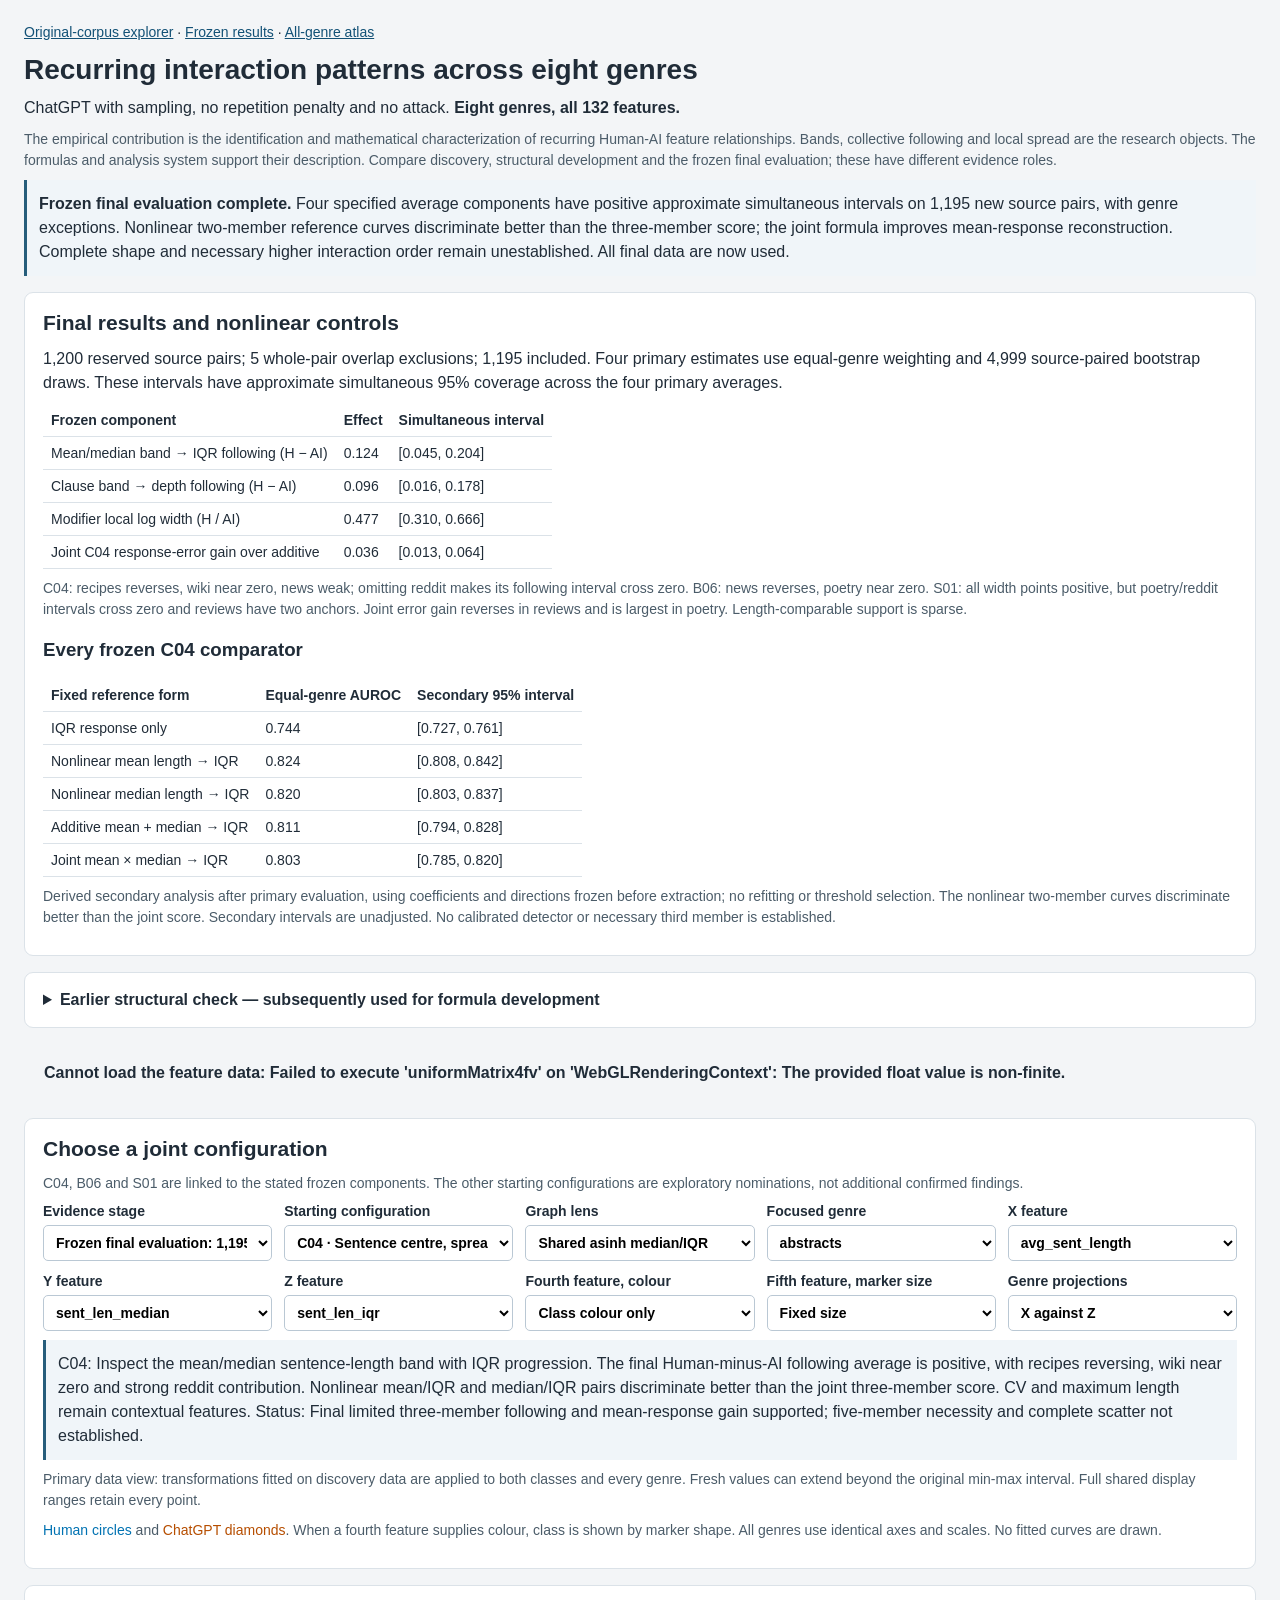
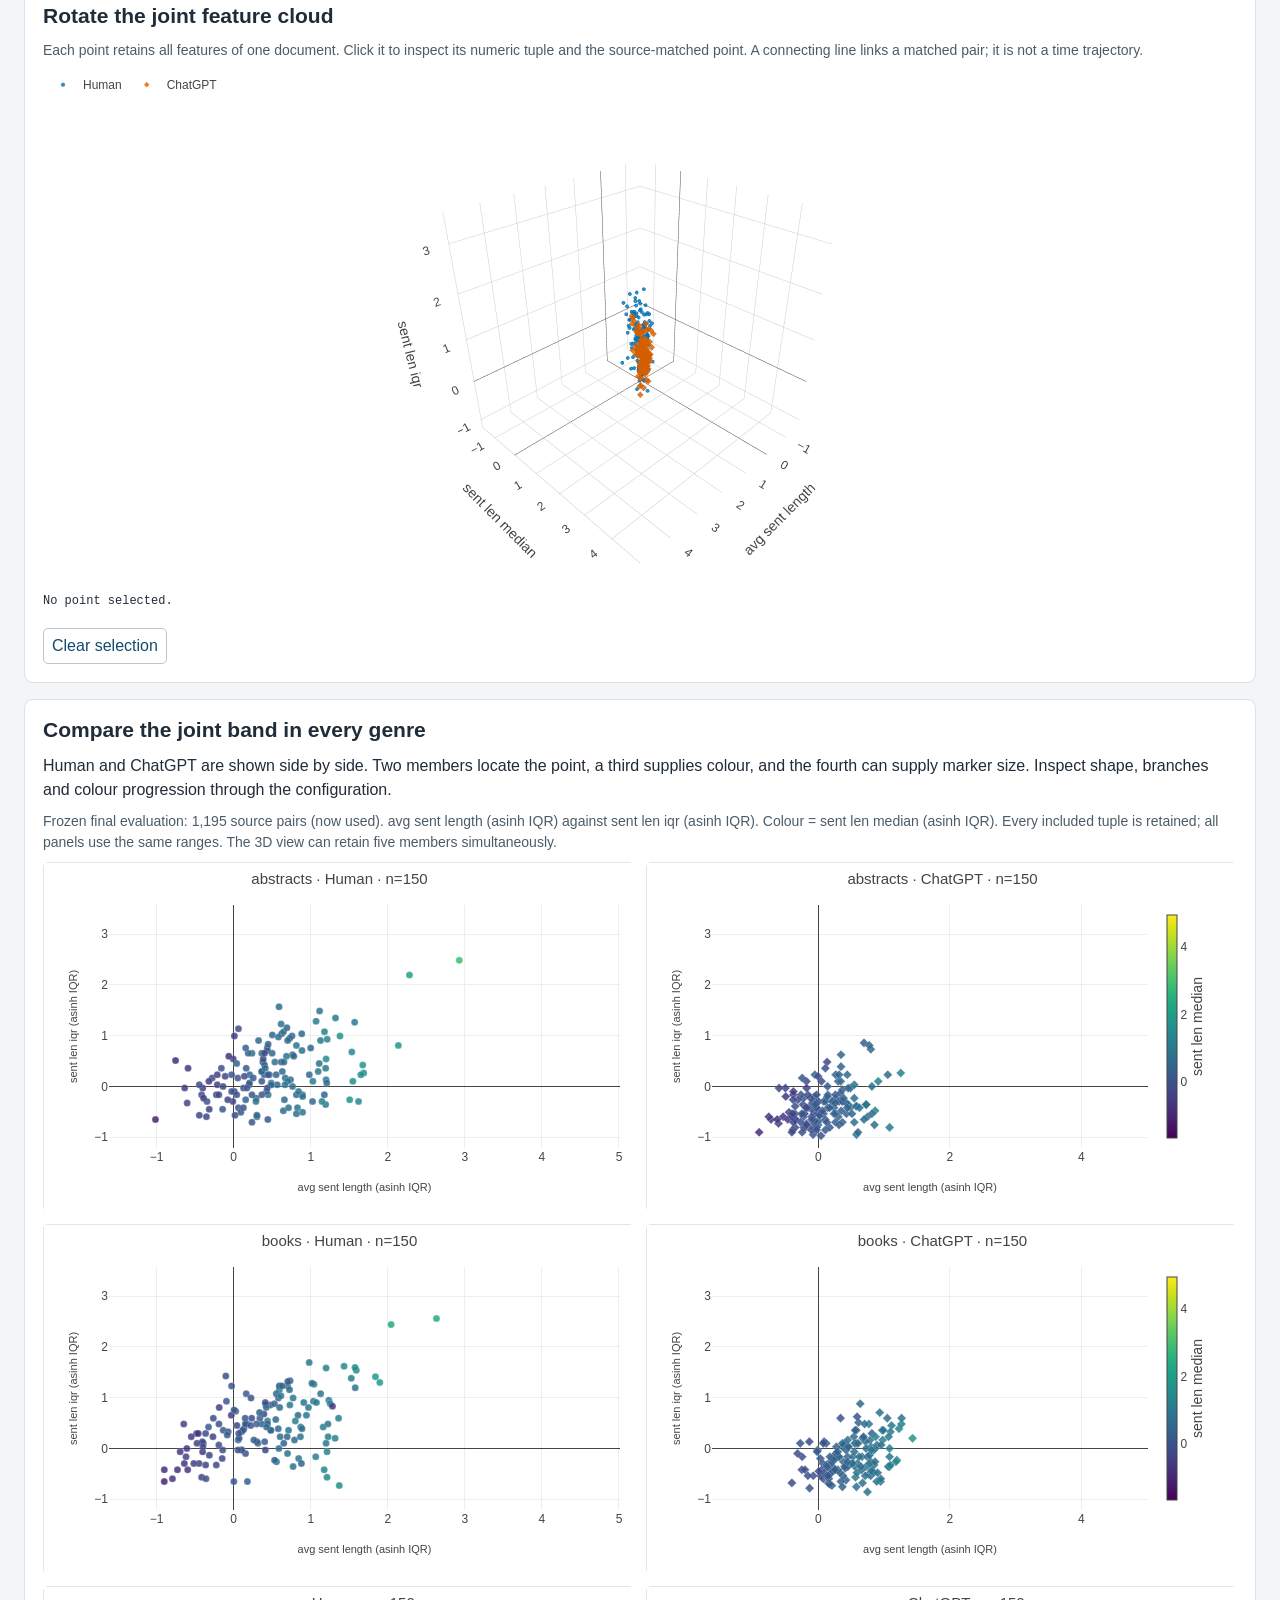
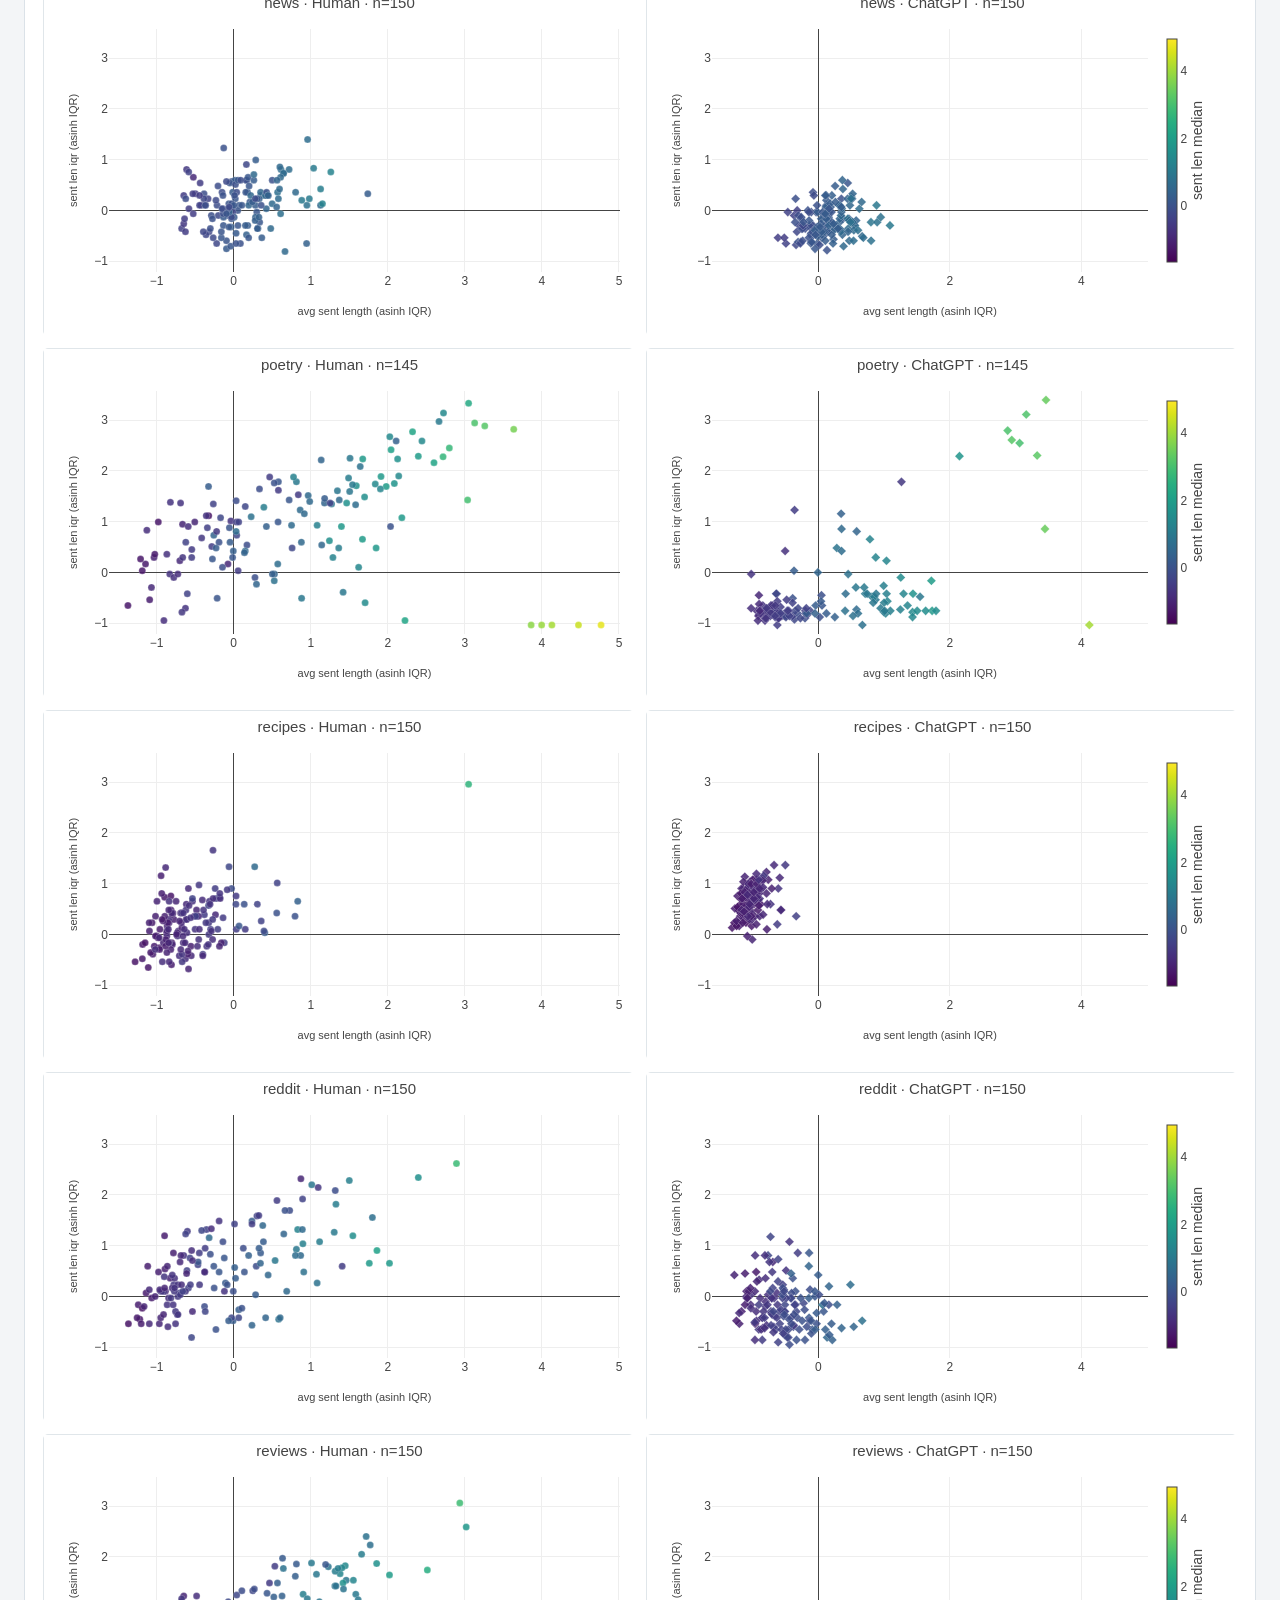
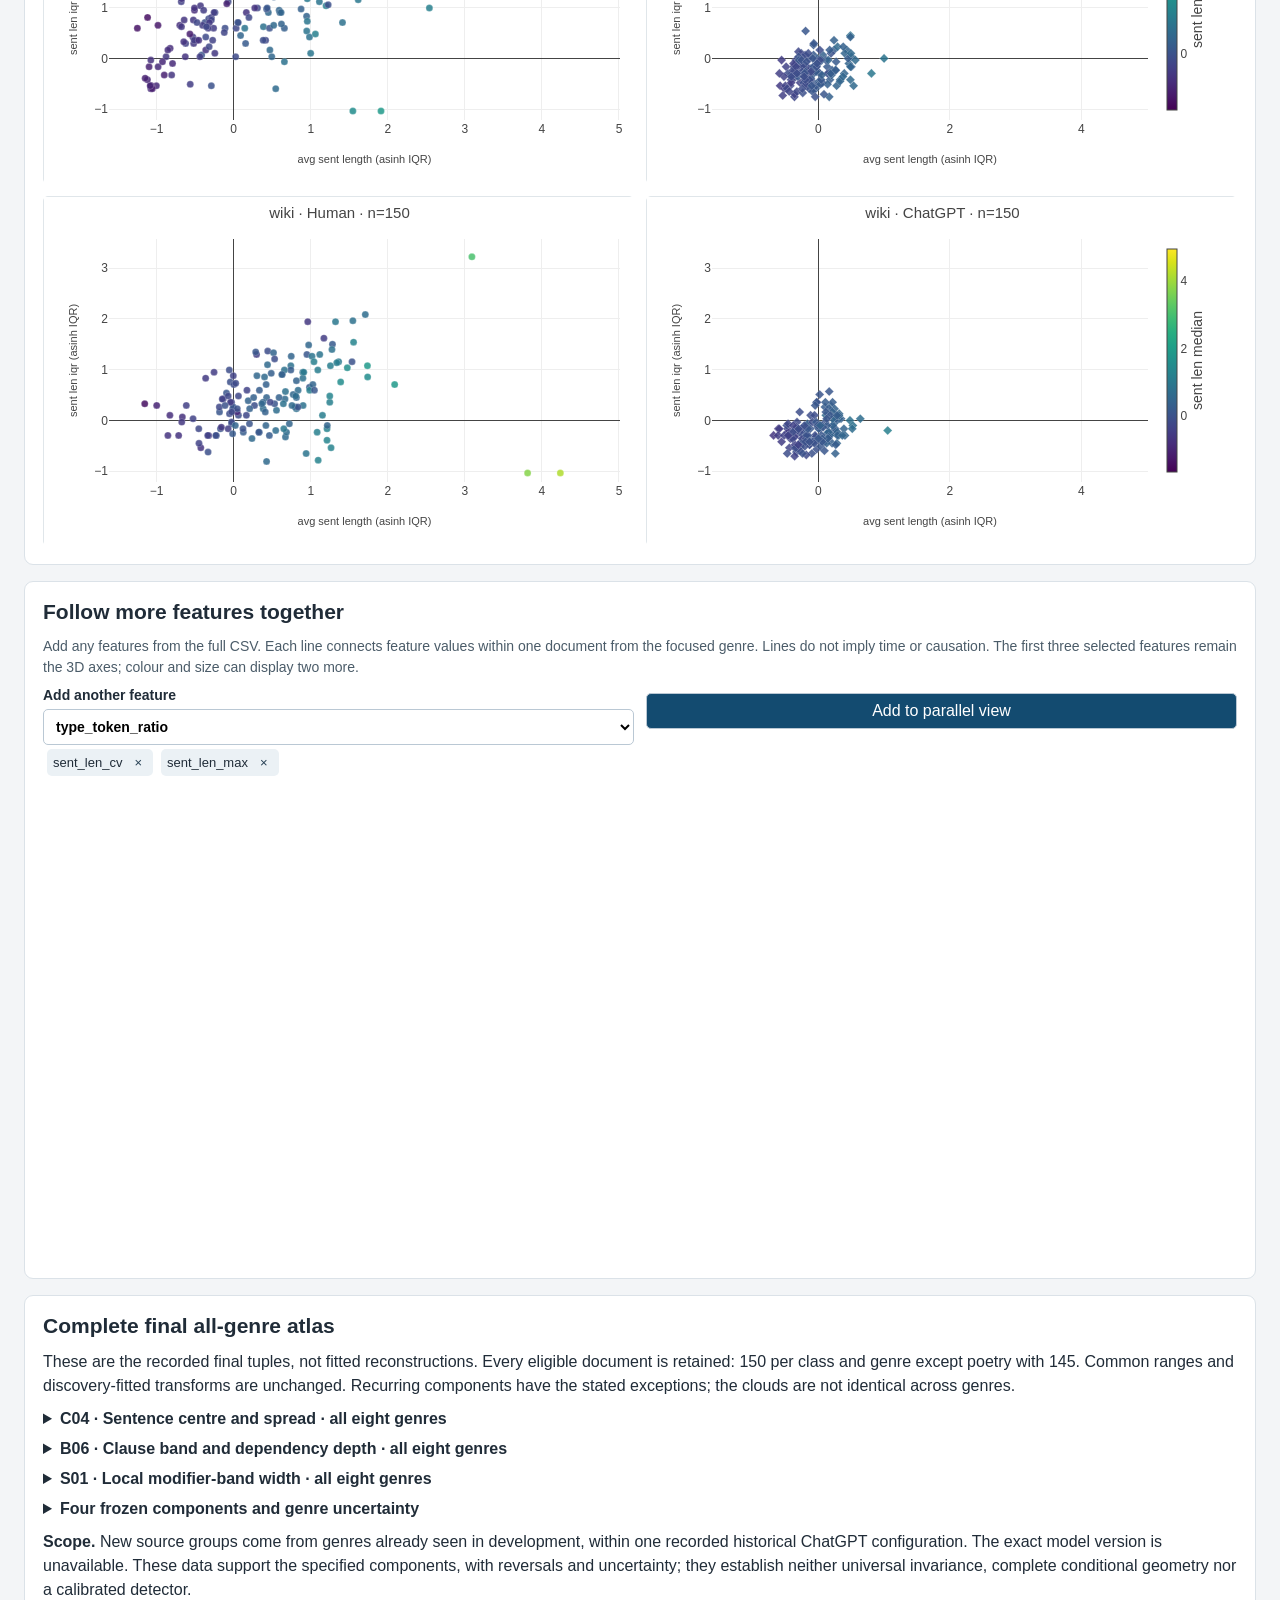
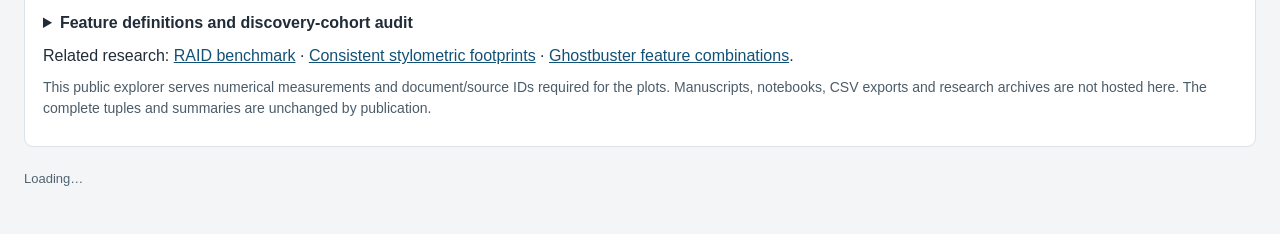
<file: site/raid/index.html>
<!doctype html>
<html lang="en"><head><meta charset="utf-8"><meta name="viewport" content="width=device-width, initial-scale=1">
<title>RAID recurring interaction patterns across genres</title>
<style>
:root{font-family:Segoe UI,Arial,sans-serif;color:#202c38;background:#f3f5f7}*{box-sizing:border-box}body{margin:0}main{max-width:1540px;margin:auto;padding:24px}h1{font-size:28px;margin:0 0 10px}h2{font-size:21px;margin:0 0 12px}p{line-height:1.5;margin:9px 0}.muted{color:#4b5c69;font-size:14px}.card{background:white;border:1px solid #dbe2e8;border-radius:9px;padding:18px;margin:16px 0}.controls{display:grid;grid-template-columns:repeat(auto-fit,minmax(225px,1fr));gap:12px}label{font-size:14px;font-weight:600;display:block}select,button{font:inherit;border:1px solid #bac8d4;border-radius:5px;background:white;padding:8px;margin-top:6px;max-width:100%;width:100%}button{cursor:pointer;background:#134b70;color:white}button.secondary{background:white;color:#134b70;width:auto}#plot3d{height:510px}.facets{display:grid;grid-template-columns:repeat(2,minmax(0,1fr));gap:12px}.facet{height:350px;border:1px solid #e0e6ea;border-radius:5px}#parallel{height:480px}.chip{display:inline-block;background:#ebf1f5;border-radius:5px;padding:6px;margin:4px;font-size:13px}.chip button{display:inline;margin:0 0 0 7px;padding:0 5px;background:transparent;color:#243e52;width:auto;border:0}.blue{color:#0072b2}.orange{color:#b64e00}#selection{white-space:pre-wrap;font-family:Consolas,monospace;font-size:12px;line-height:1.5;overflow-wrap:anywhere}a{color:#125176}.status{background:#f0f5f9;padding:12px;border-left:3px solid #265d7b}details{margin:12px 0}#loading{padding:20px;font-weight:600}figure{margin:16px 0}figcaption{font-size:13px;color:#4b5c69}nav{margin-bottom:14px;font-size:14px}summary{cursor:pointer;font-weight:600}#audit{white-space:pre-wrap;overflow-wrap:anywhere}table{border-collapse:collapse;font-size:14px}td,th{border-bottom:1px solid #dbe2e8;text-align:left;padding:8px}footer{margin:24px 0;color:#526472;font-size:13px}@media(max-width:760px){main{padding:14px}.facets{grid-template-columns:1fr}.card{padding:12px}#plot3d{height:430px}h1{font-size:24px}}
.modebar button.modebar-btn{width:auto;margin:0;padding:3px 4px;background:transparent;border:0;border-radius:0;color:inherit}.modebar button.modebar-btn:hover{background:#edf2f6}
</style>
<script src="../assets/vendor/plotly-3.7.0.min.js"></script></head>
<body><main>
<nav aria-label="Research studies"><a href="../">Original-corpus explorer</a> · <a href="#finalSummary">Frozen results</a> · <a href="#complete-atlas">All-genre atlas</a></nav><h1>Recurring interaction patterns across eight genres</h1>
<p>ChatGPT with sampling, no repetition penalty and no attack. <b>Eight genres, all 132 features.</b></p>
<p class="muted">The empirical contribution is the identification and mathematical characterization of recurring Human-AI feature relationships. Bands, collective following and local spread are the research objects. The formulas and analysis system support their description. Compare discovery, structural development and the frozen final evaluation; these have different evidence roles.</p>
<p class="status"><b>Frozen final evaluation complete.</b> Four specified average components have positive approximate simultaneous intervals on 1,195 new source pairs, with genre exceptions. Nonlinear two-member reference curves discriminate better than the three-member score; the joint formula improves mean-response reconstruction. Complete shape and necessary higher interaction order remain unestablished. All final data are now used.</p>
<section class="card"><h2>Final results and nonlinear controls</h2><div id="finalSummary">Loading the verified final evaluation…</div></section>
<details class="card"><summary>Earlier structural check — subsequently used for formula development</summary><div id="structuralSummary">Loading the verified check…</div></details>
<div id="loading">Loading the numerical graph values…</div>
<section class="card"><h2>Choose a joint configuration</h2><p class="muted">C04, B06 and S01 are linked to the stated frozen components. The other starting configurations are exploratory nominations, not additional confirmed findings.</p>
<div class="controls">
<label>Evidence stage<select id="cohort"></select></label>
<label>Starting configuration<select id="candidate"></select></label>
<label>Graph lens<select id="scale"><option value="minmax">Shared pooled min-max</option><option value="raw">Raw feature units</option><option value="asinh">Shared asinh median/IQR</option><option value="rank">Dependence diagnostic: midranks</option></select></label>
<label>Focused genre<select id="domain"></select></label>
<label>X feature<select id="x"></select></label><label>Y feature<select id="y"></select></label><label>Z feature<select id="z"></select></label>
<label>Fourth feature, colour<select id="colour"><option value="">Class colour only</option></select></label>
<label>Fifth feature, marker size<select id="size"><option value="">Fixed size</option></select></label>
<label>Genre projections<select id="projection"><option value="xz">X against Z</option><option value="xy" selected>X against Y</option><option value="yz">Y against Z</option></select></label>
</div>
<p id="candidateNote" class="status"></p>
<p id="lensNote" class="muted"></p>
<p class="muted"><span class="blue">Human circles</span> and <span class="orange">ChatGPT diamonds</span>. When a fourth feature supplies colour, class is shown by marker shape. All genres use identical axes and scales. No fitted curves are drawn.</p>
</section>
<section class="card"><h2>Rotate the joint feature cloud</h2><p class="muted">Each point retains all features of one document. Click it to inspect its numeric tuple and the source-matched point. A connecting line links a matched pair; it is not a time trajectory.</p><div id="plot3d"></div><pre id="selection">No point selected.</pre><button id="clear" class="secondary">Clear selection</button></section>
<section class="card"><h2>Compare the joint band in every genre</h2><p>Human and ChatGPT are shown side by side. Two members locate the point, a third supplies colour, and the fourth can supply marker size. Inspect shape, branches and colour progression through the configuration.</p><p id="facetNote" class="muted"></p><div id="facets" class="facets"></div></section>
<section class="card"><h2>Follow more features together</h2><p class="muted">Add any features from the full CSV. Each line connects feature values within one document from the focused genre. Lines do not imply time or causation. The first three selected features remain the 3D axes; colour and size can display two more.</p>
<div class="controls"><label>Add another feature<select id="extra"></select></label><div><button id="add">Add to parallel view</button></div></div><div id="chips"></div><div id="parallel"></div></section>
<section class="card" id="complete-atlas"><h2>Complete final all-genre atlas</h2><p>These are the recorded final tuples, not fitted reconstructions. Every eligible document is retained: 150 per class and genre except poetry with 145. Common ranges and discovery-fitted transforms are unchanged. Recurring components have the stated exceptions; the clouds are not identical across genres.</p><details id="atlas-c04"><summary>C04 · Sentence centre and spread · all eight genres</summary><figure><img loading="lazy" decoding="async" style="width:100%;height:auto" alt="C04 in abstracts and books" src="figures/Supplement_01_C04.png"><figcaption>Figure S1. Mean and median sentence length supply the axes; sentence-length IQR supplies colour. All three coordinates use the common discovery-fitted asinh transform. Every eligible final document is retained. Axes and colours, where applicable, share their full range across all eight genres and both classes. No final response curve was fitted. Each panel contains 150 documents except poetry with 145.</figcaption></figure><figure><img loading="lazy" decoding="async" style="width:100%;height:auto" alt="C04 in news and poetry" src="figures/Supplement_02_C04.png"><figcaption>Figure S2. Mean and median sentence length supply the axes; sentence-length IQR supplies colour. All three coordinates use the common discovery-fitted asinh transform. Every eligible final document is retained. Axes and colours, where applicable, share their full range across all eight genres and both classes. No final response curve was fitted. Each panel contains 150 documents except poetry with 145.</figcaption></figure><figure><img loading="lazy" decoding="async" style="width:100%;height:auto" alt="C04 in recipes and reddit" src="figures/Supplement_03_C04.png"><figcaption>Figure S3. Mean and median sentence length supply the axes; sentence-length IQR supplies colour. All three coordinates use the common discovery-fitted asinh transform. Every eligible final document is retained. Axes and colours, where applicable, share their full range across all eight genres and both classes. No final response curve was fitted. Each panel contains 150 documents except poetry with 145.</figcaption></figure><figure><img loading="lazy" decoding="async" style="width:100%;height:auto" alt="C04 in reviews and wiki" src="figures/Supplement_04_C04.png"><figcaption>Figure S4. Mean and median sentence length supply the axes; sentence-length IQR supplies colour. All three coordinates use the common discovery-fitted asinh transform. Every eligible final document is retained. Axes and colours, where applicable, share their full range across all eight genres and both classes. No final response curve was fitted. Each panel contains 150 documents except poetry with 145.</figcaption></figure></details><details id="atlas-b06"><summary>B06 · Clause band and dependency depth · all eight genres</summary><figure><img loading="lazy" decoding="async" style="width:100%;height:auto" alt="B06 in abstracts and books" src="figures/Supplement_05_B06.png"><figcaption>Figure S5. Subordinate and complement-clause ratios supply the axes; average dependency depth supplies colour. All three coordinates use the common discovery-fitted asinh transform. Shared clause counts qualify interpretation. Every eligible final document is retained. Axes and colours, where applicable, share their full range across all eight genres and both classes. No final response curve was fitted. Each panel contains 150 documents except poetry with 145.</figcaption></figure><figure><img loading="lazy" decoding="async" style="width:100%;height:auto" alt="B06 in news and poetry" src="figures/Supplement_06_B06.png"><figcaption>Figure S6. Subordinate and complement-clause ratios supply the axes; average dependency depth supplies colour. All three coordinates use the common discovery-fitted asinh transform. Shared clause counts qualify interpretation. Every eligible final document is retained. Axes and colours, where applicable, share their full range across all eight genres and both classes. No final response curve was fitted. Each panel contains 150 documents except poetry with 145.</figcaption></figure><figure><img loading="lazy" decoding="async" style="width:100%;height:auto" alt="B06 in recipes and reddit" src="figures/Supplement_07_B06.png"><figcaption>Figure S7. Subordinate and complement-clause ratios supply the axes; average dependency depth supplies colour. All three coordinates use the common discovery-fitted asinh transform. Shared clause counts qualify interpretation. Every eligible final document is retained. Axes and colours, where applicable, share their full range across all eight genres and both classes. No final response curve was fitted. Each panel contains 150 documents except poetry with 145.</figcaption></figure><figure><img loading="lazy" decoding="async" style="width:100%;height:auto" alt="B06 in reviews and wiki" src="figures/Supplement_08_B06.png"><figcaption>Figure S8. Subordinate and complement-clause ratios supply the axes; average dependency depth supplies colour. All three coordinates use the common discovery-fitted asinh transform. Shared clause counts qualify interpretation. Every eligible final document is retained. Axes and colours, where applicable, share their full range across all eight genres and both classes. No final response curve was fitted. Each panel contains 150 documents except poetry with 145.</figcaption></figure></details><details id="modifier-band-atlas"><summary>S01 · Local modifier-band width · all eight genres</summary><figure><img loading="lazy" decoding="async" style="width:100%;height:auto" alt="S01 in abstracts and books" src="figures/Supplement_09_S01.png"><figcaption>Figure S9. Raw adverb and advmod proportions supply the axes. The dashed line is the frozen pooled discovery spine; vertical lines mark the frozen common-position anchors. The endpoint uses local residual widths with recorded support, rather than the full displayed band. Every eligible final document is retained. Axes and colours, where applicable, share their full range across all eight genres and both classes. No final response curve was fitted. Each panel contains 150 documents except poetry with 145.</figcaption></figure><figure><img loading="lazy" decoding="async" style="width:100%;height:auto" alt="S01 in news and poetry" src="figures/Supplement_10_S01.png"><figcaption>Figure S10. Raw adverb and advmod proportions supply the axes. The dashed line is the frozen pooled discovery spine; vertical lines mark the frozen common-position anchors. The endpoint uses local residual widths with recorded support, rather than the full displayed band. Every eligible final document is retained. Axes and colours, where applicable, share their full range across all eight genres and both classes. No final response curve was fitted. Each panel contains 150 documents except poetry with 145.</figcaption></figure><figure><img loading="lazy" decoding="async" style="width:100%;height:auto" alt="S01 in recipes and reddit" src="figures/Supplement_11_S01.png"><figcaption>Figure S11. Raw adverb and advmod proportions supply the axes. The dashed line is the frozen pooled discovery spine; vertical lines mark the frozen common-position anchors. The endpoint uses local residual widths with recorded support, rather than the full displayed band. Every eligible final document is retained. Axes and colours, where applicable, share their full range across all eight genres and both classes. No final response curve was fitted. Each panel contains 150 documents except poetry with 145.</figcaption></figure><figure><img loading="lazy" decoding="async" style="width:100%;height:auto" alt="S01 in reviews and wiki" src="figures/Supplement_12_S01.png"><figcaption>Figure S12. Raw adverb and advmod proportions supply the axes. The dashed line is the frozen pooled discovery spine; vertical lines mark the frozen common-position anchors. The endpoint uses local residual widths with recorded support, rather than the full displayed band. Every eligible final document is retained. Axes and colours, where applicable, share their full range across all eight genres and both classes. No final response curve was fitted. Each panel contains 150 documents except poetry with 145.</figcaption></figure></details><details><summary>Four frozen components and genre uncertainty</summary><figure><img loading="lazy" decoding="async" style="width:100%;height:auto" src="figures/Frozen_Components.png" alt="Genre estimates and intervals for all four frozen components"><figcaption>Genre intervals are unadjusted; equal-genre average intervals adjust across the four primary endpoints. Effects have different units. The observations and intervals are unchanged.</figcaption></figure></details><p><strong>Scope.</strong> New source groups come from genres already seen in development, within one recorded historical ChatGPT configuration. The exact model version is unavailable. These data support the specified components, with reversals and uncertainty; they establish neither universal invariance, complete conditional geometry nor a calibrated detector.</p><details><summary>Feature definitions and discovery-cohort audit</summary><p>Constants, aliases and proportional measurements remain available for inspection and do not constitute new interactions. Class/genre midranks are a separate dependence diagnostic, not preprocessing for class-unknown predictions. The stop_word_ratio feature uses the custom FUNCTION_WORDS list, while run-length features use spaCy STOP words; their lexicons differ.</p><pre id="audit"></pre></details><p>Related research: <a href="https://aclanthology.org/2024.acl-long.674/">RAID benchmark</a> · <a href="https://arxiv.org/abs/2608.27855v2">Consistent stylometric footprints</a> · <a href="https://aclanthology.org/2024.naacl-long.95/">Ghostbuster feature combinations</a>.</p><p class="muted">This public explorer serves numerical measurements and document/source IDs required for the plots. Manuscripts, notebooks, CSV exports and research archives are not hosted here. The complete tuples and summaries are unchanged by publication.</p></section><footer id="footer">Loading…</footer>
</main>
<script src="explorer.js" defer></script></body></html>
</file>
<file: site/assets/capture-study.css>
.capture-study{scroll-margin-top:18px}
.capture-study h3{font-size:17px;margin:26px 0 12px;color:#193c50}
.capture-study p{line-height:1.6}
.capture-findings{display:grid;grid-template-columns:repeat(3,minmax(0,1fr));gap:12px;margin:20px 0}
.capture-findings>div{padding:16px;background:#f0f6f8;border-top:3px solid #397b89;border-radius:4px}
.capture-findings strong{font-size:15px;color:#1b4658}
.capture-findings p{font-size:14px;margin-bottom:0}
.capture-callout{padding:12px 15px;background:#fff7e7;border-left:3px solid #ba8b32;border-radius:3px}
.capture-controls{display:grid;grid-template-columns:repeat(2,minmax(0,1fr));gap:14px}
.capture-controls label{display:flex;flex-direction:column;gap:6px;font-size:13px;font-weight:600}
.capture-controls select{width:100%;min-width:0;min-height:41px;border:1px solid #b9cbd5;border-radius:5px;padding:9px;background:white;color:#16364a;font:inherit}
.capture-controls select:focus-visible,.capture-details summary:focus-visible{outline:3px solid #277e9a;outline-offset:2px}
#capture-status{font-size:13px;line-height:1.6;margin:12px 0;min-height:22px}
.capture-plots{display:grid;grid-template-columns:repeat(2,minmax(0,1fr));gap:12px}
.capture-plots>section{min-width:0;border:1px solid #d5e0e5;border-radius:5px;overflow:hidden;background:#fff}
.capture-plots h4{font-size:13px;margin:0;padding:12px;background:#f4f8fa;font-weight:600}
.capture-plot{height:350px;width:100%}
.capture-small,.capture-provenance{font-size:12px;color:#496170}
.capture-observation{padding:12px 15px;background:#eef6f3;border-left:3px solid #467d6a}
.capture-details{margin:13px 0;border:1px solid #d9e2e7;border-radius:5px;padding:13px 15px}
.capture-details summary{cursor:pointer;font-weight:600;color:#214a5e;line-height:1.5}
.capture-details figure{margin:18px 0}
.capture-details img{display:block;max-width:100%;height:auto;border:1px solid #e0e7eb}
.capture-details figcaption{font-size:13px;color:#496170;line-height:1.5;margin:9px 0}
.capture-table-scroll{overflow-x:auto;max-width:100%;margin:12px 0}
.capture-study table{width:100%;border-collapse:collapse;font-size:13px;min-width:680px}
.capture-study th,.capture-study td{padding:10px;text-align:left;border-bottom:1px solid #e0e7eb;vertical-align:top;line-height:1.5}
.capture-study thead{background:#eef4f7}
.capture-study caption{text-align:left;font-size:13px;line-height:1.6;color:#496170;padding:0 0 12px}
.capture-study tr.capture-current{background:#edf6f5}
.capture-study tr.capture-descriptive{color:#5c6670;font-style:italic}
.capture-references{padding-left:24px}
.capture-references li{padding:9px 0;line-height:1.5}
.capture-references p{margin:5px 0;font-size:13px}
.capture-references small{display:block;color:#496170}
.capture-provenance{overflow-wrap:anywhere;border-top:1px solid #dce5eb;padding-top:16px;margin-top:22px}
@media(max-width:1150px){.capture-findings{grid-template-columns:1fr}.capture-plot{height:320px}}
@media(max-width:800px){.capture-plots{grid-template-columns:1fr}.capture-controls{grid-template-columns:1fr}.capture-plot{height:340px}.capture-study{padding:14px}}
</file>
